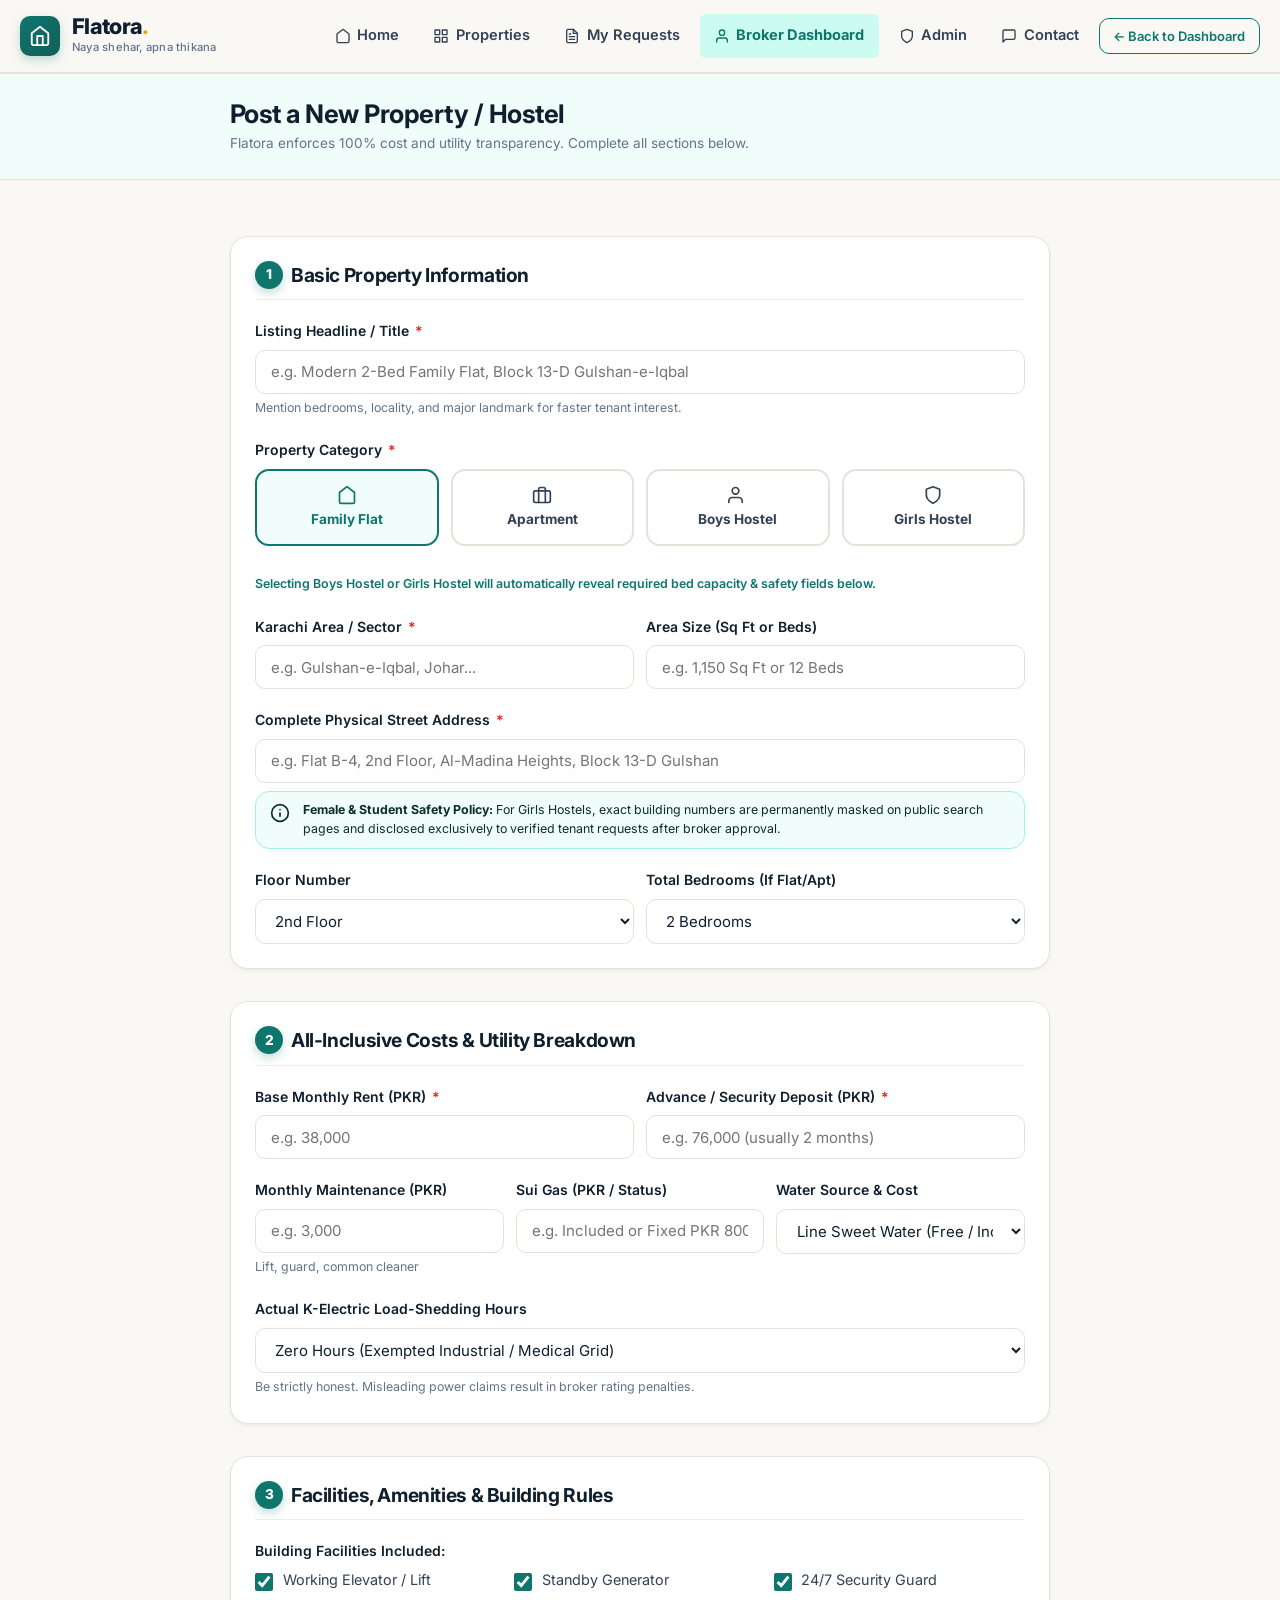
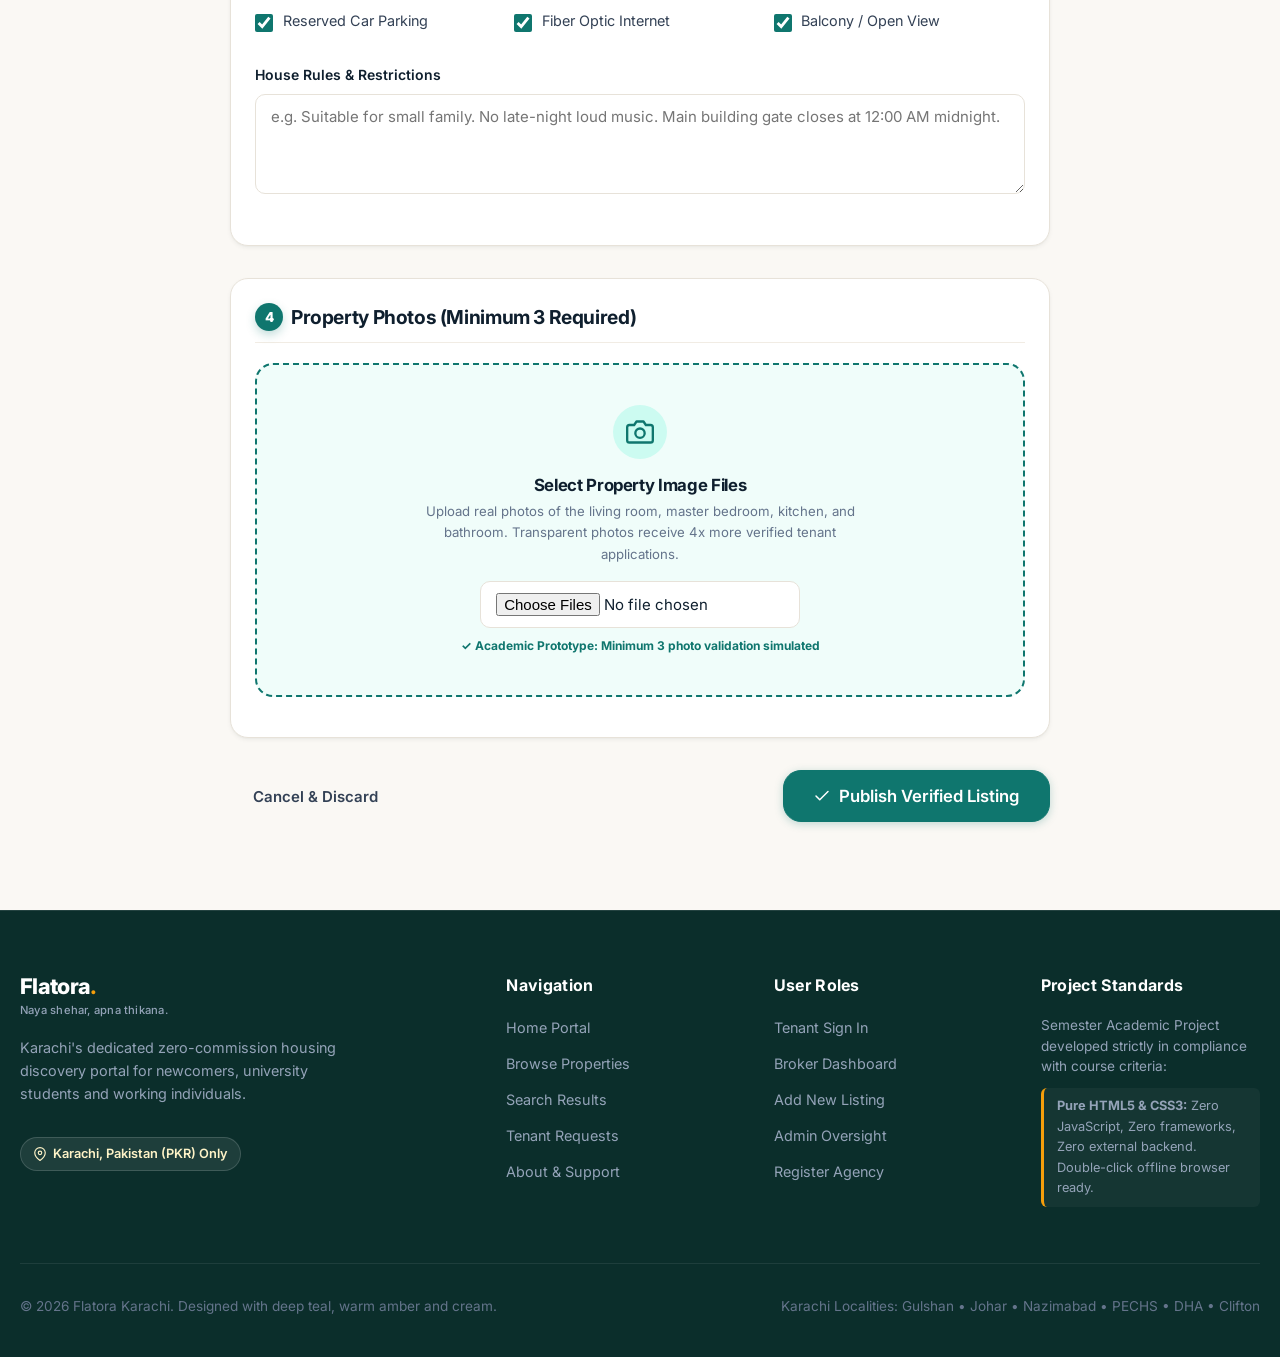
<file: add-property.html>
<!DOCTYPE html>
<html lang="en">
<head>
  <meta charset="UTF-8">
  <meta name="viewport" content="width=device-width, initial-scale=1.0">
  <meta name="description" content="List a new flat, apartment or hostel in Karachi on Flatora. Complete cost transparency and verified tenant requests.">
  <title>Add / Edit Property - Flatora Broker Portal</title>
  
  <link rel="preconnect" href="https://fonts.googleapis.com">
  <link rel="preconnect" href="https://fonts.gstatic.com" crossorigin>
  <link href="https://fonts.googleapis.com/css2?family=Inter:wght@400;500;600;700;800&display=swap" rel="stylesheet">
  
  <link rel="stylesheet" href="css/style.css">
</head>
<body>

  <!-- ========================================================================
       GLOBAL HEADER & NAVBAR
       ======================================================================== -->
  <header class="site-header">
    <div class="container-wide">
      <nav class="navbar" aria-label="Main Navigation">
        
        <a href="index.html" class="brand" aria-label="Flatora Homepage">
          <div class="brand-icon">
            <svg viewBox="0 0 24 24" fill="none" stroke="currentColor" stroke-width="2" stroke-linecap="round" stroke-linejoin="round" aria-hidden="true">
              <path d="M3 9l9-7 9 7v11a2 2 0 0 1-2 2H5a2 2 0 0 1-2-2z"></path>
              <polyline points="9 22 9 12 15 12 15 22"></polyline>
            </svg>
          </div>
          <div class="brand-text">
            <span class="brand-name">Flatora<span>.</span></span>
            <span class="brand-tagline">Naya shehar, apna thikana</span>
          </div>
        </a>

        <!-- Pure CSS Hamburger Checkbox Toggle -->
        <input type="checkbox" id="nav-toggle" class="nav-toggle-input" aria-label="Toggle navigation menu">
        <label for="nav-toggle" class="nav-toggle-label" title="Toggle navigation menu">
          <svg viewBox="0 0 24 24" width="24" height="24" fill="none" stroke="currentColor" stroke-width="2" stroke-linecap="round" stroke-linejoin="round" aria-hidden="true">
            <line x1="3" y1="12" x2="21" y2="12"></line>
            <line x1="3" y1="6" x2="21" y2="6"></line>
            <line x1="3" y1="18" x2="21" y2="18"></line>
          </svg>
        </label>

        <!-- Navbar Menu Links -->
        <div class="nav-menu">
          <a href="index.html" class="nav-link">
            <svg viewBox="0 0 24 24" width="16" height="16" fill="none" stroke="currentColor" stroke-width="2" stroke-linecap="round" stroke-linejoin="round" aria-hidden="true"><path d="M3 9l9-7 9 7v11a2 2 0 0 1-2 2H5a2 2 0 0 1-2-2z"></path></svg>
            Home
          </a>
          <a href="listings.html" class="nav-link">
            <svg viewBox="0 0 24 24" width="16" height="16" fill="none" stroke="currentColor" stroke-width="2" stroke-linecap="round" stroke-linejoin="round" aria-hidden="true">
              <rect x="3" y="3" width="7" height="7"></rect>
              <rect x="14" y="3" width="7" height="7"></rect>
              <rect x="14" y="14" width="7" height="7"></rect>
              <rect x="3" y="14" width="7" height="7"></rect>
            </svg>
            Properties
          </a>
          <a href="my-requests.html" class="nav-link">
            <svg viewBox="0 0 24 24" width="16" height="16" fill="none" stroke="currentColor" stroke-width="2" stroke-linecap="round" stroke-linejoin="round" aria-hidden="true"><path d="M14 2H6a2 2 0 0 0-2 2v16a2 2 0 0 0 2 2h12a2 2 0 0 0 2-2V8z"></path><polyline points="14 2 14 8 20 8"></polyline><line x1="16" y1="13" x2="8" y2="13"></line><line x1="16" y1="17" x2="8" y2="17"></line><polyline points="10 9 9 9 8 9"></polyline></svg>
            My Requests
          </a>
          <a href="broker-dashboard.html" class="nav-link active" aria-current="page">
            <svg viewBox="0 0 24 24" width="16" height="16" fill="none" stroke="currentColor" stroke-width="2" stroke-linecap="round" stroke-linejoin="round" aria-hidden="true"><path d="M20 21v-2a4 4 0 0 0-4-4H8a4 4 0 0 0-4 4v2"></path><circle cx="12" cy="7" r="4"></circle></svg>
            Broker Dashboard
          </a>
          <a href="admin-dashboard.html" class="nav-link">
            <svg viewBox="0 0 24 24" width="16" height="16" fill="none" stroke="currentColor" stroke-width="2" stroke-linecap="round" stroke-linejoin="round" aria-hidden="true"><path d="M12 22s8-4 8-10V5l-8-3-8 3v7c0 6 8 10 8 10z"></path></svg>
            Admin
          </a>
          <a href="contact.html" class="nav-link">
            <svg viewBox="0 0 24 24" width="16" height="16" fill="none" stroke="currentColor" stroke-width="2" stroke-linecap="round" stroke-linejoin="round" aria-hidden="true"><path d="M21 15a2 2 0 0 1-2 2H7l-4 4V5a2 2 0 0 1 2-2h14a2 2 0 0 1 2 2z"></path></svg>
            Contact
          </a>

          <div class="nav-actions">
            <a href="broker-dashboard.html" class="btn btn-outline btn-sm">
              &larr; Back to Dashboard
            </a>
          </div>
        </div>

      </nav>
    </div>
  </header>

  <!-- ========================================================================
       MAIN CONTENT: ADD / EDIT PROPERTY FORM
       ======================================================================== -->
  <main class="page-wrapper fade-in-up">
    
    <section class="section-tint" style="padding: 1.5rem 0;">
      <div class="container-narrow">
        <h1 style="font-size: 1.6rem; margin-bottom: 0.2rem;">Post a New Property / Hostel</h1>
        <p style="font-size: 0.85rem; color: var(--muted-text);">
          Flatora enforces 100% cost and utility transparency. Complete all sections below.
        </p>
      </div>
    </section>

    <div class="section">
      <div class="container-narrow">
        
        <!-- Form redirects to broker-dashboard.html on submit to demonstrate workflow -->
        <form action="broker-dashboard.html" method="get">
          
          <!-- ==============================================================
               SECTION 1: BASIC LISTING INFORMATION & CATEGORY
               ============================================================== -->
          <div class="card" style="margin-bottom: 2rem;">
            <h2 style="font-size: 1.2rem; margin-bottom: 1.25rem; display: flex; align-items: center; gap: 0.5rem; border-bottom: 1px solid var(--border-light); padding-bottom: 0.65rem;">
              <span class="step-num-badge" style="width: 28px; height: 28px; font-size: 0.85rem; margin-bottom: 0;">1</span>
              Basic Property Information
            </h2>

            <div class="form-group">
              <label for="prop-title" class="form-label">Listing Headline / Title <span class="required">*</span></label>
              <input type="text" id="prop-title" name="title" class="form-control" placeholder="e.g. Modern 2-Bed Family Flat, Block 13-D Gulshan-e-Iqbal" required>
              <span class="form-hint">Mention bedrooms, locality, and major landmark for faster tenant interest.</span>
            </div>

            <!-- PURE CSS CATEGORY RADIO GROUP (Controlling Hostel Conditional Reveal) -->
            <div class="form-group">
              <span class="form-label">Property Category <span class="required">*</span></span>
              
              <!-- Hidden Radios placed at sibling level for CSS :checked selector -->
              <input type="radio" name="property_type" id="type-flat" value="flat" class="tab-radio-input" checked>
              <input type="radio" name="property_type" id="type-apartment" value="apartment" class="tab-radio-input">
              <input type="radio" name="property_type" id="type-boys" value="boys-hostel" class="tab-radio-input">
              <input type="radio" name="property_type" id="type-girls" value="girls-hostel" class="tab-radio-input">

              <div class="type-radio-cards">
                <label for="type-flat" class="type-card-label">
                  <svg viewBox="0 0 24 24" width="20" height="20" fill="none" stroke="currentColor" stroke-width="2" stroke-linecap="round" stroke-linejoin="round" style="margin-bottom: 4px;" aria-hidden="true"><path d="M3 9l9-7 9 7v11a2 2 0 0 1-2 2H5a2 2 0 0 1-2-2z"></path></svg>
                  <span style="font-size: 0.85rem; font-weight: 700;">Family Flat</span>
                </label>
                
                <label for="type-apartment" class="type-card-label">
                  <svg viewBox="0 0 24 24" width="20" height="20" fill="none" stroke="currentColor" stroke-width="2" stroke-linecap="round" stroke-linejoin="round" style="margin-bottom: 4px;" aria-hidden="true"><rect x="2" y="7" width="20" height="14" rx="2" ry="2"></rect><path d="M16 21V5a2 2 0 0 0-2-2h-4a2 2 0 0 0-2 2v16"></path></svg>
                  <span style="font-size: 0.85rem; font-weight: 700;">Apartment</span>
                </label>

                <label for="type-boys" class="type-card-label">
                  <svg viewBox="0 0 24 24" width="20" height="20" fill="none" stroke="currentColor" stroke-width="2" stroke-linecap="round" stroke-linejoin="round" style="margin-bottom: 4px;" aria-hidden="true"><path d="M17 21v-2a4 4 0 0 0-4-4H5a4 4 0 0 0-4 4v2"></path><circle cx="9" cy="7" r="4"></circle></svg>
                  <span style="font-size: 0.85rem; font-weight: 700;">Boys Hostel</span>
                </label>

                <label for="type-girls" class="type-card-label">
                  <svg viewBox="0 0 24 24" width="20" height="20" fill="none" stroke="currentColor" stroke-width="2" stroke-linecap="round" stroke-linejoin="round" style="margin-bottom: 4px;" aria-hidden="true"><path d="M12 22s8-4 8-10V5l-8-3-8 3v7c0 6 8 10 8 10z"></path></svg>
                  <span style="font-size: 0.85rem; font-weight: 700;">Girls Hostel</span>
                </label>
              </div>
              <span class="form-hint" style="color: var(--primary-teal); font-weight: 600;">
                Selecting Boys Hostel or Girls Hostel will automatically reveal required bed capacity & safety fields below.
              </span>
            </div>

            <!-- Area Datalist Input -->
            <div class="grid grid-cols-2 gap-3" style="margin-bottom: 1.25rem;">
              <div>
                <label for="prop-area" class="form-label">Karachi Area / Sector <span class="required">*</span></label>
                <input type="text" id="prop-area" name="area" class="form-control" list="karachi-areas" placeholder="e.g. Gulshan-e-Iqbal, Johar..." required>
                <datalist id="karachi-areas">
                  <option value="Gulshan-e-Iqbal">
                  <option value="Gulistan-e-Johar">
                  <option value="North Nazimabad">
                  <option value="Nazimabad">
                  <option value="Clifton">
                  <option value="DHA">
                  <option value="Saddar">
                  <option value="PECHS">
                  <option value="Bahadurabad">
                  <option value="FB Area">
                  <option value="Korangi">
                  <option value="Malir">
                </datalist>
              </div>

              <div>
                <label for="prop-size" class="form-label">Area Size (Sq Ft or Beds)</label>
                <input type="text" id="prop-size" name="size" class="form-control" placeholder="e.g. 1,150 Sq Ft or 12 Beds">
              </div>
            </div>

            <!-- Plain Text Address -->
            <div class="form-group">
              <label for="prop-address" class="form-label">Complete Physical Street Address <span class="required">*</span></label>
              <input type="text" id="prop-address" name="address" class="form-control" placeholder="e.g. Flat B-4, 2nd Floor, Al-Madina Heights, Block 13-D Gulshan" required>
              <div class="alert alert-info" style="margin-top: 0.5rem; margin-bottom: 0; padding: 0.6rem 0.85rem; font-size: 0.775rem;">
                <svg viewBox="0 0 24 24" width="16" height="16" fill="none" stroke="currentColor" stroke-width="2" stroke-linecap="round" stroke-linejoin="round" aria-hidden="true"><circle cx="12" cy="12" r="10"></circle><line x1="12" y1="16" x2="12" y2="12"></line><line x1="12" y1="8" x2="12.01" y2="8"></line></svg>
                <span><strong>Female & Student Safety Policy:</strong> For Girls Hostels, exact building numbers are permanently masked on public search pages and disclosed exclusively to verified tenant requests after broker approval.</span>
              </div>
            </div>

            <div class="grid grid-cols-2 gap-3">
              <div>
                <label for="prop-floor" class="form-label">Floor Number</label>
                <select id="prop-floor" name="floor" class="form-select">
                  <option value="ground">Ground Floor</option>
                  <option value="1">1st Floor</option>
                  <option value="2" selected>2nd Floor</option>
                  <option value="3">3rd Floor</option>
                  <option value="4">4th Floor or Above</option>
                </select>
              </div>
              <div>
                <label for="prop-bedrooms" class="form-label">Total Bedrooms (If Flat/Apt)</label>
                <select id="prop-bedrooms" name="bedrooms" class="form-select">
                  <option value="1">1 Bedroom / Studio</option>
                  <option value="2" selected>2 Bedrooms</option>
                  <option value="3">3 Bedrooms</option>
                  <option value="4">4+ Bedrooms</option>
                </select>
              </div>
            </div>

            <!-- ==============================================================
                 PURE CSS CONDITIONAL HOSTEL FIELDS (REVEALED VIA :CHECKED)
                 ============================================================== -->
            <div class="hostel-only-fields">
              <div style="display: flex; align-items: center; gap: 0.5rem; color: #92400E; font-weight: 700; margin-bottom: 1rem;">
                <svg viewBox="0 0 24 24" width="20" height="20" fill="none" stroke="currentColor" stroke-width="2" stroke-linecap="round" stroke-linejoin="round" aria-hidden="true"><path d="M12 22s8-4 8-10V5l-8-3-8 3v7c0 6 8 10 8 10z"></path></svg>
                <span>Hostel Capacity & Safety Configuration (Mandatory for Hostels)</span>
              </div>

              <div class="grid grid-cols-3 gap-3" style="margin-bottom: 1rem;">
                <div>
                  <label for="hostel-rent-bed" class="form-label">Monthly Rent per Bed (PKR) <span class="required">*</span></label>
                  <input type="number" id="hostel-rent-bed" name="rent_per_bed" class="form-control" placeholder="e.g. 15,000" min="5000">
                </div>
                <div>
                  <label for="hostel-total-beds" class="form-label">Total Beds in Property <span class="required">*</span></label>
                  <input type="number" id="hostel-total-beds" name="total_beds" class="form-control" placeholder="e.g. 24" min="1">
                </div>
                <div>
                  <label for="hostel-vacant-beds" class="form-label">Currently Vacant Beds <span class="required">*</span></label>
                  <input type="number" id="hostel-vacant-beds" name="vacant_beds" class="form-control" placeholder="e.g. 4" min="0">
                  <span class="form-hint">Setting 0 shows a "Full" badge.</span>
                </div>
              </div>

              <div class="grid grid-cols-2 gap-3" style="margin-bottom: 1rem;">
                <div>
                  <label for="hostel-room-type" class="form-label">Room Type Configuration</label>
                  <select id="hostel-room-type" name="room_type" class="form-select">
                    <option value="single">Single Private Cubicle</option>
                    <option value="2-share" selected>2-Sharing Room</option>
                    <option value="3-share">3-Sharing Room</option>
                    <option value="4-dorm">4-Sharing Dormitory Hall</option>
                  </select>
                </div>
                <div>
                  <label for="hostel-meals" class="form-label">Meal & Mess Inclusions</label>
                  <select id="hostel-meals" name="meals" class="form-select">
                    <option value="3-meals" selected>3 Times Daily Meals (Breakfast, Lunch, Dinner)</option>
                    <option value="2-meals">2 Times Daily (Breakfast + Dinner)</option>
                    <option value="none">No Food (Shared Kitchen Facility)</option>
                  </select>
                </div>
              </div>

              <!-- Hostel Security Checklist -->
              <div>
                <span class="form-label">Supervision & Security Measures</span>
                <div class="grid grid-cols-2 gap-2">
                  <label class="form-check">
                    <input type="checkbox" name="cctv" class="form-check-input" checked>
                    <span class="form-check-label">24/7 CCTV in Corridors & Entry</span>
                  </label>
                  <label class="form-check">
                    <input type="checkbox" name="guard" class="form-check-input" checked>
                    <span class="form-check-label">Dedicated Uniformed Guard</span>
                  </label>
                  <label class="form-check">
                    <input type="checkbox" name="warden" class="form-check-input" checked>
                    <span class="form-check-label">Resident Female/Male Warden on Premises</span>
                  </label>
                  <label class="form-check">
                    <input type="checkbox" name="curfew" class="form-check-input" checked>
                    <span class="form-check-label">Night Gate Curfew (10:00 PM)</span>
                  </label>
                </div>
              </div>
            </div>

          </div>

          <!-- ==============================================================
               SECTION 2: COSTS & EXPENSES TRANSPARENCY
               ============================================================== -->
          <div class="card" style="margin-bottom: 2rem;">
            <h2 style="font-size: 1.2rem; margin-bottom: 1.25rem; display: flex; align-items: center; gap: 0.5rem; border-bottom: 1px solid var(--border-light); padding-bottom: 0.65rem;">
              <span class="step-num-badge" style="width: 28px; height: 28px; font-size: 0.85rem; margin-bottom: 0;">2</span>
              All-Inclusive Costs & Utility Breakdown
            </h2>

            <div class="grid grid-cols-2 gap-3" style="margin-bottom: 1.25rem;">
              <div>
                <label for="prop-rent" class="form-label">Base Monthly Rent (PKR) <span class="required">*</span></label>
                <input type="number" id="prop-rent" name="rent" class="form-control" placeholder="e.g. 38,000" min="2000" required>
              </div>
              <div>
                <label for="prop-advance" class="form-label">Advance / Security Deposit (PKR) <span class="required">*</span></label>
                <input type="number" id="prop-advance" name="advance" class="form-control" placeholder="e.g. 76,000 (usually 2 months)" min="0" required>
              </div>
            </div>

            <div class="grid grid-cols-3 gap-3" style="margin-bottom: 1.25rem;">
              <div>
                <label for="prop-maintenance" class="form-label">Monthly Maintenance (PKR)</label>
                <input type="number" id="prop-maintenance" name="maintenance" class="form-control" placeholder="e.g. 3,000" min="0">
                <span class="form-hint">Lift, guard, common cleaner</span>
              </div>
              <div>
                <label for="prop-gas" class="form-label">Sui Gas (PKR / Status)</label>
                <input type="text" id="prop-gas" name="gas_cost" class="form-control" placeholder="e.g. Included or Fixed PKR 800">
              </div>
              <div>
                <label for="prop-water-status" class="form-label">Water Source & Cost</label>
                <select id="prop-water-status" name="water_status" class="form-select">
                  <option value="line-sweet">Line Sweet Water (Free / Included)</option>
                  <option value="boring">Boring Pump on Premises</option>
                  <option value="tanker">Private Tanker Sharing (Avg PKR 2k)</option>
                </select>
              </div>
            </div>

            <div>
              <label for="prop-loadshedding" class="form-label">Actual K-Electric Load-Shedding Hours</label>
              <select id="prop-loadshedding" name="loadshedding" class="form-select">
                <option value="0">Zero Hours (Exempted Industrial / Medical Grid)</option>
                <option value="generator">Standby Generator Provided by Building</option>
                <option value="1-2">1 to 2 Hours Daily (Morning / Afternoon)</option>
                <option value="3-4">3 to 4 Hours Daily</option>
              </select>
              <span class="form-hint">Be strictly honest. Misleading power claims result in broker rating penalties.</span>
            </div>

          </div>

          <!-- ==============================================================
               SECTION 3: FACILITIES & TENANT RULES
               ============================================================== -->
          <div class="card" style="margin-bottom: 2rem;">
            <h2 style="font-size: 1.2rem; margin-bottom: 1.25rem; display: flex; align-items: center; gap: 0.5rem; border-bottom: 1px solid var(--border-light); padding-bottom: 0.65rem;">
              <span class="step-num-badge" style="width: 28px; height: 28px; font-size: 0.85rem; margin-bottom: 0;">3</span>
              Facilities, Amenities & Building Rules
            </h2>

            <div style="margin-bottom: 1.25rem;">
              <span class="form-label">Building Facilities Included:</span>
              <div class="grid grid-cols-3 gap-2">
                <label class="form-check">
                  <input type="checkbox" name="lift" class="form-check-input" checked>
                  <span class="form-check-label">Working Elevator / Lift</span>
                </label>
                <label class="form-check">
                  <input type="checkbox" name="generator" class="form-check-input" checked>
                  <span class="form-check-label">Standby Generator</span>
                </label>
                <label class="form-check">
                  <input type="checkbox" name="guard" class="form-check-input" checked>
                  <span class="form-check-label">24/7 Security Guard</span>
                </label>
                <label class="form-check">
                  <input type="checkbox" name="parking" class="form-check-input" checked>
                  <span class="form-check-label">Reserved Car Parking</span>
                </label>
                <label class="form-check">
                  <input type="checkbox" name="internet" class="form-check-input" checked>
                  <span class="form-check-label">Fiber Optic Internet</span>
                </label>
                <label class="form-check">
                  <input type="checkbox" name="balcony" class="form-check-input" checked>
                  <span class="form-check-label">Balcony / Open View</span>
                </label>
              </div>
            </div>

            <div class="form-group">
              <label for="prop-rules" class="form-label">House Rules & Restrictions</label>
              <textarea id="prop-rules" name="rules" class="form-control" placeholder="e.g. Suitable for small family. No late-night loud music. Main building gate closes at 12:00 AM midnight."></textarea>
            </div>

          </div>

          <!-- ==============================================================
               SECTION 4: PHOTO UPLOAD UI (MINIMUM 3 PHOTOS REQUIRED)
               ============================================================== -->
          <div class="card" style="margin-bottom: 2rem;">
            <h2 style="font-size: 1.2rem; margin-bottom: 1.25rem; display: flex; align-items: center; gap: 0.5rem; border-bottom: 1px solid var(--border-light); padding-bottom: 0.65rem;">
              <span class="step-num-badge" style="width: 28px; height: 28px; font-size: 0.85rem; margin-bottom: 0;">4</span>
              Property Photos (Minimum 3 Required)
            </h2>

            <div style="border: 2px dashed var(--primary-teal); border-radius: var(--radius-lg); background-color: var(--teal-tint); padding: 2.5rem 1.5rem; text-align: center; margin-bottom: 1rem;">
              <div style="width: 54px; height: 54px; border-radius: var(--radius-pill); background: var(--teal-soft); color: var(--primary-teal); display: flex; align-items: center; justify-content: center; margin: 0 auto 1rem auto;">
                <svg viewBox="0 0 24 24" width="28" height="28" fill="none" stroke="currentColor" stroke-width="2" stroke-linecap="round" stroke-linejoin="round" aria-hidden="true">
                  <path d="M23 19a2 2 0 0 1-2 2H3a2 2 0 0 1-2-2V8a2 2 0 0 1 2-2h4l2-3h6l2 3h4a2 2 0 0 1 2 2z"></path>
                  <circle cx="12" cy="13" r="4"></circle>
                </svg>
              </div>
              <h3 style="font-size: 1.05rem; margin-bottom: 0.35rem;">Select Property Image Files</h3>
              <p style="font-size: 0.825rem; color: var(--muted-text); max-width: 440px; margin: 0 auto 1rem auto;">
                Upload real photos of the living room, master bedroom, kitchen, and bathroom. Transparent photos receive 4x more verified tenant applications.
              </p>
              
              <!-- Real HTML5 file input with multiple -->
              <input type="file" id="prop-photos" name="photos" class="form-control" style="max-width: 320px; margin: 0 auto;" accept="image/*" multiple required>
              <div style="font-size: 0.75rem; color: var(--primary-teal); font-weight: 700; margin-top: 0.5rem;">
                &check; Academic Prototype: Minimum 3 photo validation simulated
              </div>
            </div>

          </div>

          <!-- SUBMIT ACTION -->
          <div style="display: flex; align-items: center; justify-content: space-between; flex-wrap: wrap; gap: 1rem; margin-bottom: 2rem;">
            <a href="broker-dashboard.html" class="btn btn-ghost">Cancel & Discard</a>
            <button type="submit" class="btn btn-primary btn-lg" style="min-width: 240px;">
              <svg viewBox="0 0 24 24" width="20" height="20" fill="none" stroke="currentColor" stroke-width="2" stroke-linecap="round" stroke-linejoin="round" aria-hidden="true"><polyline points="20 6 9 17 4 12"></polyline></svg>
              Publish Verified Listing
            </button>
          </div>

        </form>

      </div>
    </div>
  </main>

  <!-- ========================================================================
       GLOBAL SITE FOOTER
       ======================================================================== -->
  <footer class="site-footer">
    <div class="container-wide">
      
      <div class="footer-top">
        <div class="footer-brand">
          <div class="brand-text">
            <span class="brand-name">Flatora<span>.</span></span>
            <span class="brand-tagline">Naya shehar, apna thikana.</span>
          </div>
          <p class="footer-desc">
            Karachi's dedicated zero-commission housing discovery portal for newcomers, university students and working individuals.
          </p>
          <div class="footer-city-pill">
            <svg viewBox="0 0 24 24" width="14" height="14" fill="none" stroke="currentColor" stroke-width="2" stroke-linecap="round" stroke-linejoin="round" aria-hidden="true"><path d="M21 10c0 7-9 13-9 13s-9-6-9-13a9 9 0 0 1 18 0z"></path><circle cx="12" cy="10" r="3"></circle></svg>
            Karachi, Pakistan (PKR) Only
          </div>
        </div>

        <div>
          <h4 class="footer-col-title">Navigation</h4>
          <ul class="footer-links">
            <li><a href="index.html" class="footer-link">Home Portal</a></li>
            <li><a href="listings.html" class="footer-link">Browse Properties</a></li>
            <li><a href="search-results.html" class="footer-link">Search Results</a></li>
            <li><a href="my-requests.html" class="footer-link">Tenant Requests</a></li>
            <li><a href="contact.html" class="footer-link">About & Support</a></li>
          </ul>
        </div>

        <div>
          <h4 class="footer-col-title">User Roles</h4>
          <ul class="footer-links">
            <li><a href="login.html" class="footer-link">Tenant Sign In</a></li>
            <li><a href="broker-dashboard.html" class="footer-link">Broker Dashboard</a></li>
            <li><a href="add-property.html" class="footer-link">Add New Listing</a></li>
            <li><a href="admin-dashboard.html" class="footer-link">Admin Oversight</a></li>
            <li><a href="login.html" class="footer-link">Register Agency</a></li>
          </ul>
        </div>

        <div>
          <h4 class="footer-col-title">Project Standards</h4>
          <p style="font-size: 0.85rem; color: #94A3B8; line-height: 1.5; margin-bottom: 0.75rem;">
            Semester Academic Project developed strictly in compliance with course criteria:
          </p>
          <div class="footer-disclaimer">
            <strong>Pure HTML5 & CSS3:</strong> Zero JavaScript, Zero frameworks, Zero external backend. Double-click offline browser ready.
          </div>
        </div>
      </div>

      <div class="footer-bottom">
        <div>
          &copy; 2026 Flatora Karachi. Designed with deep teal, warm amber and cream.
        </div>
        <div>
          <span>Karachi Localities: Gulshan &bull; Johar &bull; Nazimabad &bull; PECHS &bull; DHA &bull; Clifton</span>
        </div>
      </div>

    </div>
  </footer>

</body>
</html>
</file>
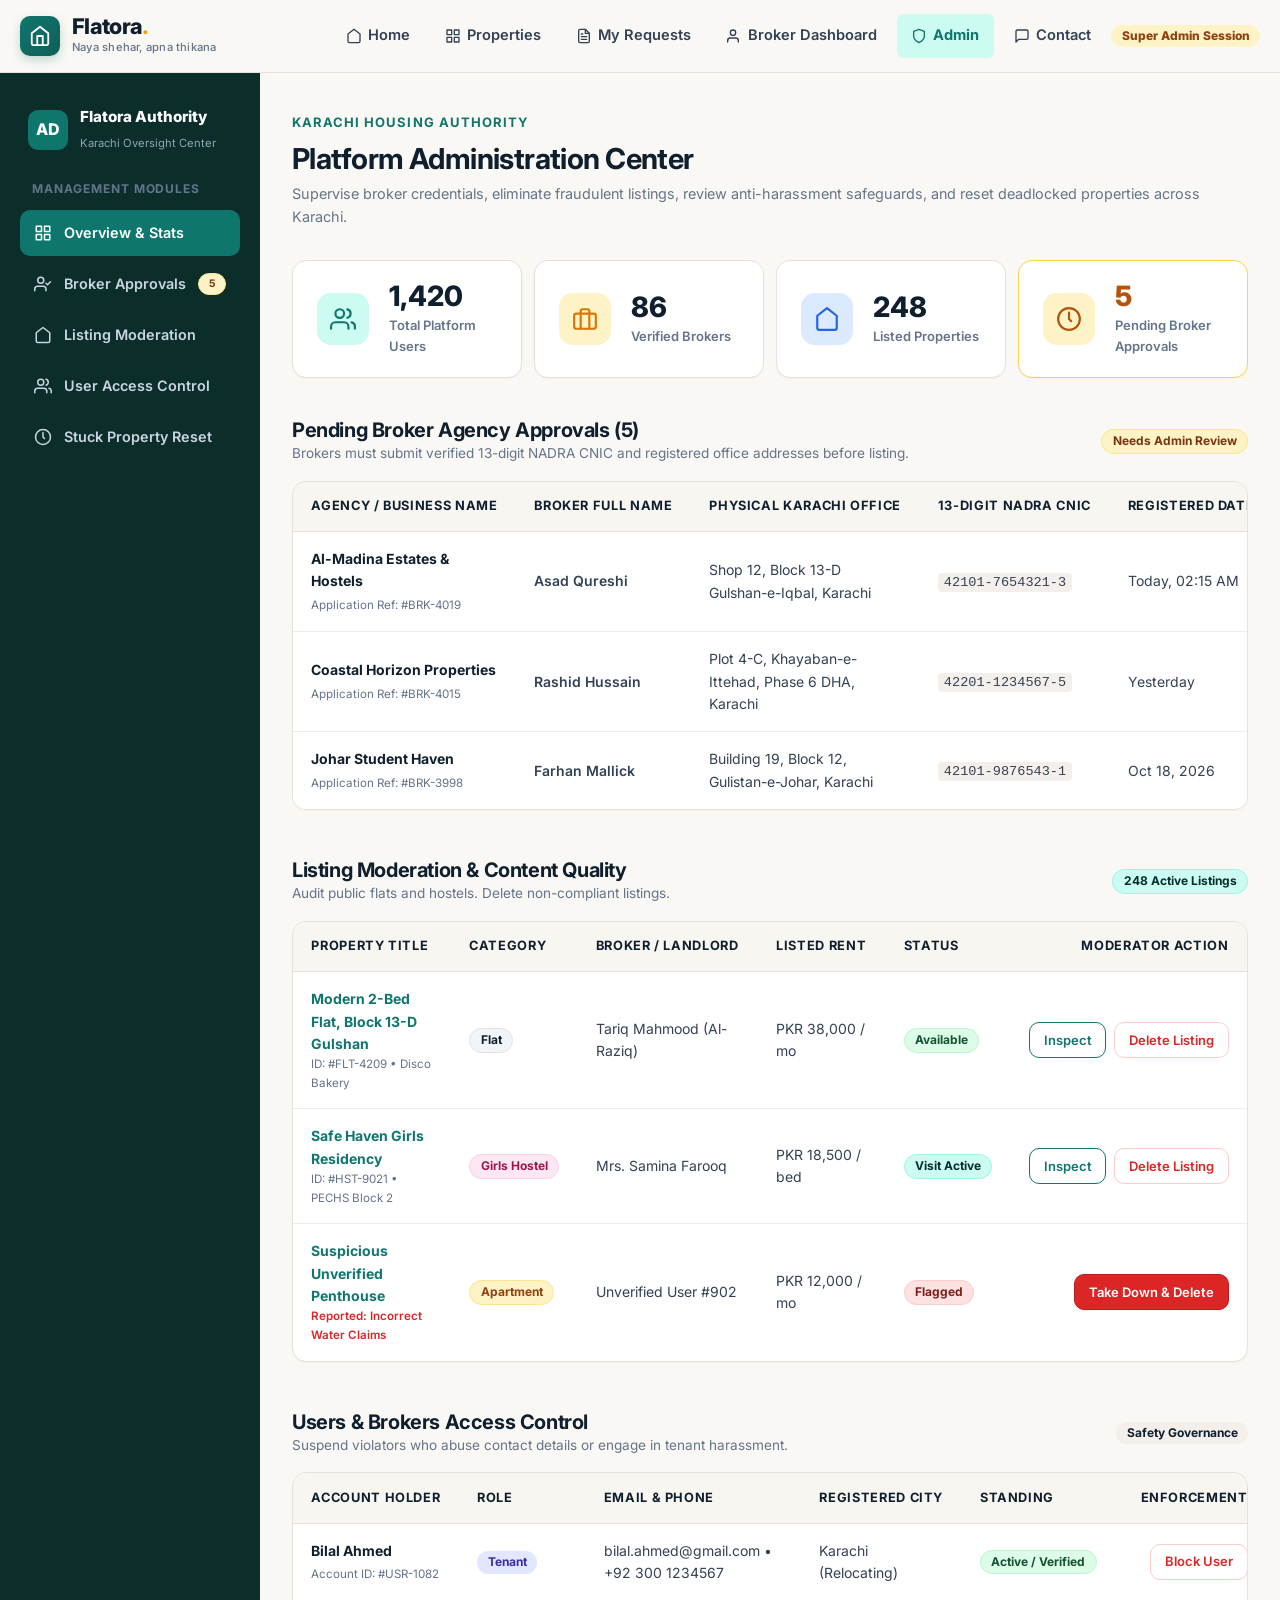
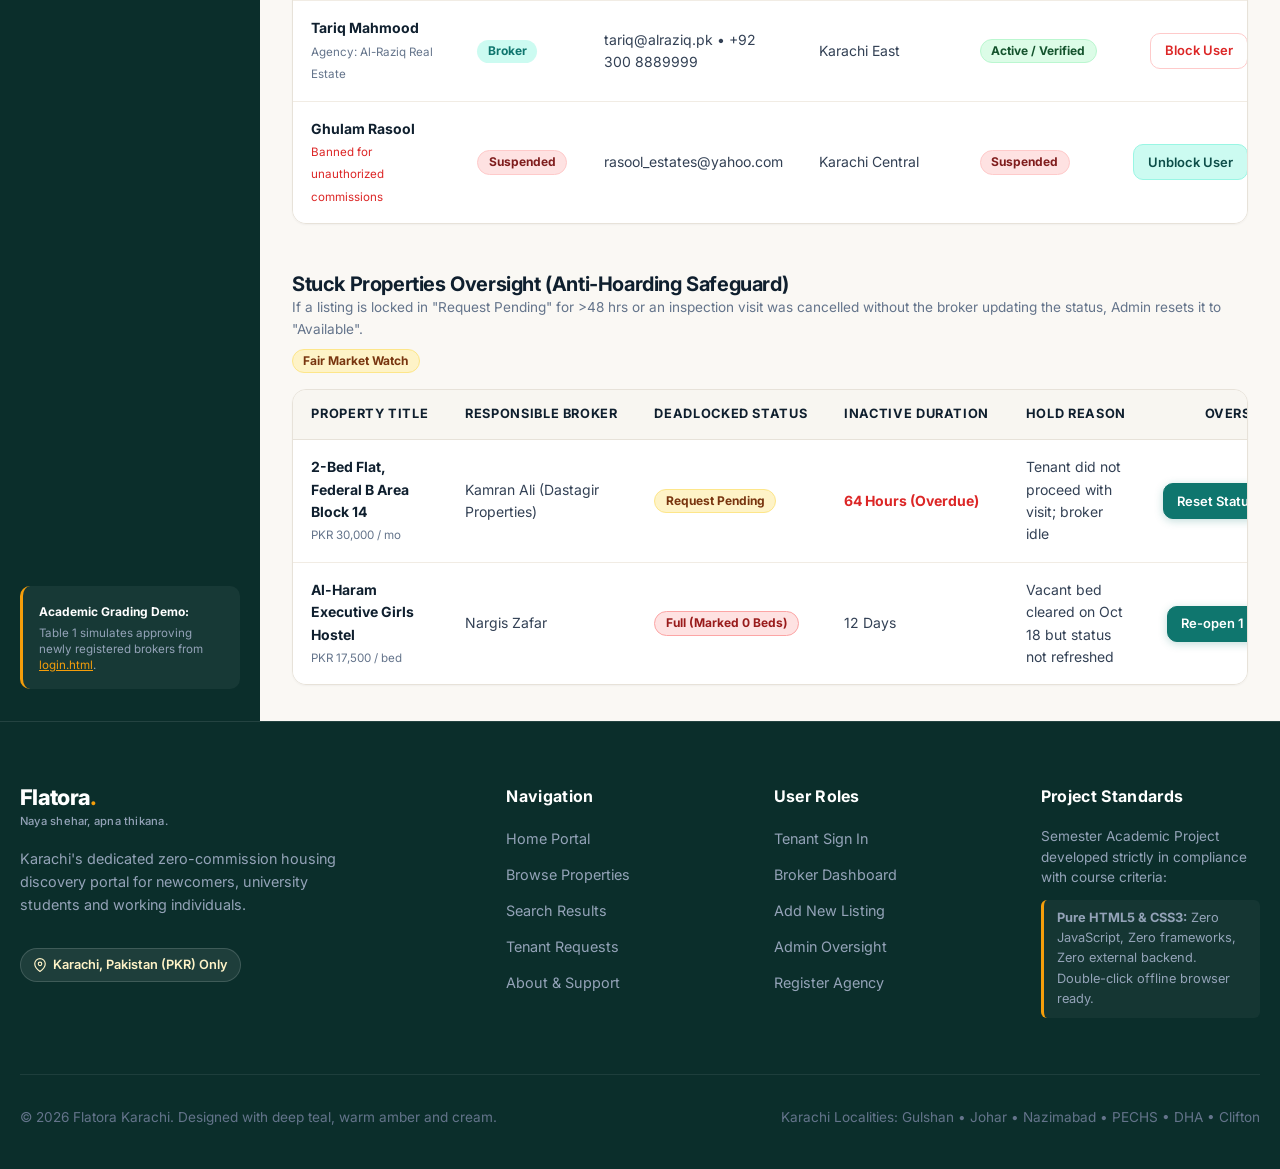
<file: admin-dashboard.html>
<!DOCTYPE html>
<html lang="en">
<head>
  <meta charset="UTF-8">
  <meta name="viewport" content="width=device-width, initial-scale=1.0">
  <meta name="description" content="Central administration and quality oversight dashboard for Flatora Karachi rental portal. Control broker verifications and listing integrity.">
  <title>Admin Dashboard - Flatora Karachi</title>
  
  <link rel="preconnect" href="https://fonts.googleapis.com">
  <link rel="preconnect" href="https://fonts.gstatic.com" crossorigin>
  <link href="https://fonts.googleapis.com/css2?family=Inter:wght@400;500;600;700;800&display=swap" rel="stylesheet">
  
  <link rel="stylesheet" href="css/style.css">
</head>
<body>

  <!-- ========================================================================
       GLOBAL HEADER & NAVBAR
       ======================================================================== -->
  <header class="site-header">
    <div class="container-wide">
      <nav class="navbar" aria-label="Main Navigation">
        
        <a href="index.html" class="brand" aria-label="Flatora Homepage">
          <div class="brand-icon">
            <svg viewBox="0 0 24 24" fill="none" stroke="currentColor" stroke-width="2" stroke-linecap="round" stroke-linejoin="round" aria-hidden="true">
              <path d="M3 9l9-7 9 7v11a2 2 0 0 1-2 2H5a2 2 0 0 1-2-2z"></path>
              <polyline points="9 22 9 12 15 12 15 22"></polyline>
            </svg>
          </div>
          <div class="brand-text">
            <span class="brand-name">Flatora<span>.</span></span>
            <span class="brand-tagline">Naya shehar, apna thikana</span>
          </div>
        </a>

        <!-- Pure CSS Hamburger Checkbox Toggle -->
        <input type="checkbox" id="nav-toggle" class="nav-toggle-input" aria-label="Toggle navigation menu">
        <label for="nav-toggle" class="nav-toggle-label" title="Toggle navigation menu">
          <svg viewBox="0 0 24 24" width="24" height="24" fill="none" stroke="currentColor" stroke-width="2" stroke-linecap="round" stroke-linejoin="round" aria-hidden="true">
            <line x1="3" y1="12" x2="21" y2="12"></line>
            <line x1="3" y1="6" x2="21" y2="6"></line>
            <line x1="3" y1="18" x2="21" y2="18"></line>
          </svg>
        </label>

        <!-- Navbar Menu Links -->
        <div class="nav-menu">
          <a href="index.html" class="nav-link">
            <svg viewBox="0 0 24 24" width="16" height="16" fill="none" stroke="currentColor" stroke-width="2" stroke-linecap="round" stroke-linejoin="round" aria-hidden="true"><path d="M3 9l9-7 9 7v11a2 2 0 0 1-2 2H5a2 2 0 0 1-2-2z"></path></svg>
            Home
          </a>
          <a href="listings.html" class="nav-link">
            <svg viewBox="0 0 24 24" width="16" height="16" fill="none" stroke="currentColor" stroke-width="2" stroke-linecap="round" stroke-linejoin="round" aria-hidden="true">
              <rect x="3" y="3" width="7" height="7"></rect>
              <rect x="14" y="3" width="7" height="7"></rect>
              <rect x="14" y="14" width="7" height="7"></rect>
              <rect x="3" y="14" width="7" height="7"></rect>
            </svg>
            Properties
          </a>
          <a href="my-requests.html" class="nav-link">
            <svg viewBox="0 0 24 24" width="16" height="16" fill="none" stroke="currentColor" stroke-width="2" stroke-linecap="round" stroke-linejoin="round" aria-hidden="true"><path d="M14 2H6a2 2 0 0 0-2 2v16a2 2 0 0 0 2 2h12a2 2 0 0 0 2-2V8z"></path><polyline points="14 2 14 8 20 8"></polyline><line x1="16" y1="13" x2="8" y2="13"></line><line x1="16" y1="17" x2="8" y2="17"></line><polyline points="10 9 9 9 8 9"></polyline></svg>
            My Requests
          </a>
          <a href="broker-dashboard.html" class="nav-link">
            <svg viewBox="0 0 24 24" width="16" height="16" fill="none" stroke="currentColor" stroke-width="2" stroke-linecap="round" stroke-linejoin="round" aria-hidden="true"><path d="M20 21v-2a4 4 0 0 0-4-4H8a4 4 0 0 0-4 4v2"></path><circle cx="12" cy="7" r="4"></circle></svg>
            Broker Dashboard
          </a>
          <a href="admin-dashboard.html" class="nav-link active" aria-current="page">
            <svg viewBox="0 0 24 24" width="16" height="16" fill="none" stroke="currentColor" stroke-width="2" stroke-linecap="round" stroke-linejoin="round" aria-hidden="true"><path d="M12 22s8-4 8-10V5l-8-3-8 3v7c0 6 8 10 8 10z"></path></svg>
            Admin
          </a>
          <a href="contact.html" class="nav-link">
            <svg viewBox="0 0 24 24" width="16" height="16" fill="none" stroke="currentColor" stroke-width="2" stroke-linecap="round" stroke-linejoin="round" aria-hidden="true"><path d="M21 15a2 2 0 0 1-2 2H7l-4 4V5a2 2 0 0 1 2-2h14a2 2 0 0 1 2 2z"></path></svg>
            Contact
          </a>

          <div class="nav-actions">
            <span class="badge" style="background: #FEF3C7; color: #92400E; font-weight: 800; font-size: 0.75rem;">
              Super Admin Session
            </span>
          </div>
        </div>

      </nav>
    </div>
  </header>

  <!-- ========================================================================
       ADMIN WORKSPACE LAYOUT: DEEP TEAL SIDEBAR + CONTENT AREA
       ======================================================================== -->
  <div class="dashboard-layout fade-in-up">
    
    <!-- LEFT DEEP TEAL SIDEBAR -->
    <aside class="admin-sidebar">
      
      <div>
        <div style="display: flex; align-items: center; gap: 0.75rem; margin-bottom: 1.5rem; padding-left: 0.5rem;">
          <div style="width: 40px; height: 40px; border-radius: var(--radius-sm); background: var(--primary-teal); color: #FFFFFF; display: flex; align-items: center; justify-content: center; font-weight: 800;">
            AD
          </div>
          <div>
            <div style="font-weight: 800; font-size: 0.95rem; color: #FFFFFF;">Flatora Authority</div>
            <span style="font-size: 0.7rem; color: #94A3B8;">Karachi Oversight Center</span>
          </div>
        </div>

        <div class="sidebar-title">Management Modules</div>
        <nav class="sidebar-nav">
          <a href="#overview" class="sidebar-link active">
            <svg viewBox="0 0 24 24" fill="none" stroke="currentColor" stroke-width="2" stroke-linecap="round" stroke-linejoin="round" aria-hidden="true"><rect x="3" y="3" width="7" height="7"></rect><rect x="14" y="3" width="7" height="7"></rect><rect x="14" y="14" width="7" height="7"></rect><rect x="3" y="14" width="7" height="7"></rect></svg>
            Overview & Stats
          </a>
          <a href="#pending-brokers" class="sidebar-link">
            <svg viewBox="0 0 24 24" fill="none" stroke="currentColor" stroke-width="2" stroke-linecap="round" stroke-linejoin="round" aria-hidden="true"><path d="M16 21v-2a4 4 0 0 0-4-4H5a4 4 0 0 0-4 4v2"></path><circle cx="9" cy="7" r="4"></circle><polyline points="16 11 18 13 22 9"></polyline></svg>
            Broker Approvals
            <span class="badge badge-pending" style="margin-left: auto; font-size: 0.65rem;">5</span>
          </a>
          <a href="#listings-control" class="sidebar-link">
            <svg viewBox="0 0 24 24" fill="none" stroke="currentColor" stroke-width="2" stroke-linecap="round" stroke-linejoin="round" aria-hidden="true"><path d="M3 9l9-7 9 7v11a2 2 0 0 1-2 2H5a2 2 0 0 1-2-2z"></path></svg>
            Listing Moderation
          </a>
          <a href="#users-access" class="sidebar-link">
            <svg viewBox="0 0 24 24" fill="none" stroke="currentColor" stroke-width="2" stroke-linecap="round" stroke-linejoin="round" aria-hidden="true"><path d="M17 21v-2a4 4 0 0 0-4-4H5a4 4 0 0 0-4 4v2"></path><circle cx="9" cy="7" r="4"></circle><path d="M23 21v-2a4 4 0 0 0-3-3.87"></path><path d="M16 3.13a4 4 0 0 1 0 7.75"></path></svg>
            User Access Control
          </a>
          <a href="#stuck-properties" class="sidebar-link">
            <svg viewBox="0 0 24 24" fill="none" stroke="currentColor" stroke-width="2" stroke-linecap="round" stroke-linejoin="round" aria-hidden="true"><circle cx="12" cy="12" r="10"></circle><polyline points="12 6 12 12 14 14"></polyline></svg>
            Stuck Property Reset
          </a>
        </nav>
      </div>

      <div style="margin-top: auto; padding: 1rem; background: rgba(255, 255, 255, 0.05); border-radius: var(--radius-sm); border-left: 3px solid var(--accent-amber);">
        <div style="font-size: 0.75rem; font-weight: 700; color: #FFFFFF; margin-bottom: 0.25rem;">Academic Grading Demo:</div>
        <p style="font-size: 0.725rem; color: #94A3B8; line-height: 1.4; margin-bottom: 0;">
          Table 1 simulates approving newly registered brokers from <a href="login.html" style="color: var(--accent-amber); text-decoration: underline;">login.html</a>.
        </p>
      </div>

    </aside>

    <!-- RIGHT DASHBOARD MAIN CONTENT -->
    <main class="dashboard-content">
      
      <!-- Top Title Bar -->
      <div id="overview" style="margin-bottom: 2rem;">
        <span class="section-eyebrow">Karachi Housing Authority</span>
        <h1 style="font-size: 1.8rem; margin-bottom: 0.35rem;">Platform Administration Center</h1>
        <p style="font-size: 0.9rem; color: var(--muted-text);">
          Supervise broker credentials, eliminate fraudulent listings, review anti-harassment safeguards, and reset deadlocked properties across Karachi.
        </p>
      </div>

      <!-- 4 TOP STAT CARDS -->
      <div class="grid grid-cols-4 gap-3" style="margin-bottom: 2.5rem;">
        <div class="stat-card">
          <div class="stat-icon stat-icon-teal">
            <svg viewBox="0 0 24 24" fill="none" stroke="currentColor" stroke-width="2" stroke-linecap="round" stroke-linejoin="round" aria-hidden="true"><path d="M17 21v-2a4 4 0 0 0-4-4H5a4 4 0 0 0-4 4v2"></path><circle cx="9" cy="7" r="4"></circle><path d="M23 21v-2a4 4 0 0 0-3-3.87"></path><path d="M16 3.13a4 4 0 0 1 0 7.75"></path></svg>
          </div>
          <div>
            <div class="stat-value">1,420</div>
            <div class="stat-label">Total Platform Users</div>
          </div>
        </div>

        <div class="stat-card">
          <div class="stat-icon stat-icon-amber">
            <svg viewBox="0 0 24 24" fill="none" stroke="currentColor" stroke-width="2" stroke-linecap="round" stroke-linejoin="round" aria-hidden="true"><rect x="2" y="7" width="20" height="14" rx="2" ry="2"></rect><path d="M16 21V5a2 2 0 0 0-2-2h-4a2 2 0 0 0-2 2v16"></path></svg>
          </div>
          <div>
            <div class="stat-value">86</div>
            <div class="stat-label">Verified Brokers</div>
          </div>
        </div>

        <div class="stat-card">
          <div class="stat-icon stat-icon-blue">
            <svg viewBox="0 0 24 24" fill="none" stroke="currentColor" stroke-width="2" stroke-linecap="round" stroke-linejoin="round" aria-hidden="true"><path d="M3 9l9-7 9 7v11a2 2 0 0 1-2 2H5a2 2 0 0 1-2-2z"></path></svg>
          </div>
          <div>
            <div class="stat-value">248</div>
            <div class="stat-label">Listed Properties</div>
          </div>
        </div>

        <div class="stat-card" style="border-color: #FCD34D;">
          <div class="stat-icon" style="background: #FEF3C7; color: #B45309;">
            <svg viewBox="0 0 24 24" fill="none" stroke="currentColor" stroke-width="2" stroke-linecap="round" stroke-linejoin="round" aria-hidden="true"><circle cx="12" cy="12" r="10"></circle><polyline points="12 6 12 12 14 14"></polyline></svg>
          </div>
          <div>
            <div class="stat-value" style="color: #B45309;">5</div>
            <div class="stat-label">Pending Broker Approvals</div>
          </div>
        </div>
      </div>

      <!-- ==================================================================
           TABLE 1: PENDING BROKER APPROVALS (PRIMARY DEMO STEP)
           ================================================================== -->
      <section id="pending-brokers" style="margin-bottom: 3rem;">
        <div class="flex items-center justify-between" style="margin-bottom: 1rem; flex-wrap: wrap; gap: 0.5rem;">
          <div>
            <h2 style="font-size: 1.25rem;">Pending Broker Agency Approvals (5)</h2>
            <p style="font-size: 0.85rem; color: var(--muted-text);">Brokers must submit verified 13-digit NADRA CNIC and registered office addresses before listing.</p>
          </div>
          <span class="badge badge-pending">Needs Admin Review</span>
        </div>

        <div class="table-container">
          <table class="table">
            <thead>
              <tr>
                <th>Agency / Business Name</th>
                <th>Broker Full Name</th>
                <th>Physical Karachi Office</th>
                <th>13-Digit NADRA CNIC</th>
                <th>Registered Date</th>
                <th style="text-align: right;">Verification Action</th>
              </tr>
            </thead>
            <tbody>
              
              <!-- Broker 1 (Matches Step 1 of teacher demo flow) -->
              <tr>
                <td>
                  <div style="font-weight: 700; color: var(--ink-heading);">Al-Madina Estates & Hostels</div>
                  <span style="font-size: 0.725rem; color: var(--muted-text);">Application Ref: #BRK-4019</span>
                </td>
                <td style="font-weight: 600;">Asad Qureshi</td>
                <td>Shop 12, Block 13-D Gulshan-e-Iqbal, Karachi</td>
                <td><code style="font-family: var(--font-mono); font-size: 0.85rem; background: var(--surface-alt); padding: 2px 6px; border-radius: 4px;">42101-7654321-3</code></td>
                <td class="table-nowrap">Today, 02:15 AM</td>
                <td style="text-align: right;" class="table-nowrap">
                  <!-- TEACHER DEMO FLOW STEP 1: APPROVE BROKER -->
                  <a href="broker-dashboard.html" class="btn btn-primary btn-sm" title="Approve broker and grant listing permissions">
                    &check; Approve Broker
                  </a>
                  <a href="#" class="btn btn-danger-outline btn-sm" style="margin-left: 4px;">Reject</a>
                </td>
              </tr>

              <!-- Broker 2 -->
              <tr>
                <td>
                  <div style="font-weight: 700; color: var(--ink-heading);">Coastal Horizon Properties</div>
                  <span style="font-size: 0.725rem; color: var(--muted-text);">Application Ref: #BRK-4015</span>
                </td>
                <td style="font-weight: 600;">Rashid Hussain</td>
                <td>Plot 4-C, Khayaban-e-Ittehad, Phase 6 DHA, Karachi</td>
                <td><code style="font-family: var(--font-mono); font-size: 0.85rem; background: var(--surface-alt); padding: 2px 6px; border-radius: 4px;">42201-1234567-5</code></td>
                <td class="table-nowrap">Yesterday</td>
                <td style="text-align: right;" class="table-nowrap">
                  <a href="#" class="btn btn-primary btn-sm">&check; Approve Broker</a>
                  <a href="#" class="btn btn-danger-outline btn-sm" style="margin-left: 4px;">Reject</a>
                </td>
              </tr>

              <!-- Broker 3 -->
              <tr>
                <td>
                  <div style="font-weight: 700; color: var(--ink-heading);">Johar Student Haven</div>
                  <span style="font-size: 0.725rem; color: var(--muted-text);">Application Ref: #BRK-3998</span>
                </td>
                <td style="font-weight: 600;">Farhan Mallick</td>
                <td>Building 19, Block 12, Gulistan-e-Johar, Karachi</td>
                <td><code style="font-family: var(--font-mono); font-size: 0.85rem; background: var(--surface-alt); padding: 2px 6px; border-radius: 4px;">42101-9876543-1</code></td>
                <td class="table-nowrap">Oct 18, 2026</td>
                <td style="text-align: right;" class="table-nowrap">
                  <a href="#" class="btn btn-primary btn-sm">&check; Approve Broker</a>
                  <a href="#" class="btn btn-danger-outline btn-sm" style="margin-left: 4px;">Reject</a>
                </td>
              </tr>

            </tbody>
          </table>
        </div>
      </section>

      <!-- ==================================================================
           TABLE 2: LISTING MODERATION & DELETION
           ================================================================== -->
      <section id="listings-control" style="margin-bottom: 3rem;">
        <div class="flex items-center justify-between" style="margin-bottom: 1rem; flex-wrap: wrap; gap: 0.5rem;">
          <div>
            <h2 style="font-size: 1.25rem;">Listing Moderation & Content Quality</h2>
            <p style="font-size: 0.85rem; color: var(--muted-text);">Audit public flats and hostels. Delete non-compliant listings.</p>
          </div>
          <span class="badge badge-approved">248 Active Listings</span>
        </div>

        <div class="table-container">
          <table class="table">
            <thead>
              <tr>
                <th>Property Title</th>
                <th>Category</th>
                <th>Broker / Landlord</th>
                <th>Listed Rent</th>
                <th>Status</th>
                <th style="text-align: right;">Moderator Action</th>
              </tr>
            </thead>
            <tbody>
              <tr>
                <td>
                  <a href="property-details.html" style="font-weight: 700;">Modern 2-Bed Flat, Block 13-D Gulshan</a>
                  <div style="font-size: 0.725rem; color: var(--muted-text);">ID: #FLT-4209 &bull; Disco Bakery</div>
                </td>
                <td><span class="badge badge-flat">Flat</span></td>
                <td>Tariq Mahmood (Al-Raziq)</td>
                <td>PKR 38,000 / mo</td>
                <td><span class="badge badge-available">Available</span></td>
                <td style="text-align: right;" class="table-nowrap">
                  <a href="property-details.html" class="btn btn-outline btn-sm">Inspect</a>
                  <!-- Action: Delete Listing -->
                  <a href="#" class="btn btn-danger-outline btn-sm" style="margin-left: 4px;" title="Delete this listing from public search">Delete Listing</a>
                </td>
              </tr>

              <tr>
                <td>
                  <a href="property-details.html" style="font-weight: 700;">Safe Haven Girls Residency</a>
                  <div style="font-size: 0.725rem; color: var(--muted-text);">ID: #HST-9021 &bull; PECHS Block 2</div>
                </td>
                <td><span class="badge badge-girls">Girls Hostel</span></td>
                <td>Mrs. Samina Farooq</td>
                <td>PKR 18,500 / bed</td>
                <td><span class="badge badge-approved">Visit Active</span></td>
                <td style="text-align: right;" class="table-nowrap">
                  <a href="property-details.html" class="btn btn-outline btn-sm">Inspect</a>
                  <a href="#" class="btn btn-danger-outline btn-sm" style="margin-left: 4px;">Delete Listing</a>
                </td>
              </tr>

              <tr>
                <td>
                  <a href="property-details.html" style="font-weight: 700;">Suspicious Unverified Penthouse</a>
                  <div style="font-size: 0.725rem; color: #DC2626; font-weight: 600;">Reported: Incorrect Water Claims</div>
                </td>
                <td><span class="badge badge-apartment">Apartment</span></td>
                <td>Unverified User #902</td>
                <td>PKR 12,000 / mo</td>
                <td><span class="badge badge-rejected">Flagged</span></td>
                <td style="text-align: right;" class="table-nowrap">
                  <a href="#" class="btn btn-danger btn-sm">Take Down & Delete</a>
                </td>
              </tr>
            </tbody>
          </table>
        </div>
      </section>

      <!-- ==================================================================
           TABLE 3: USERS & BROKERS ACCESS CONTROL (BLOCK / UNBLOCK)
           ================================================================== -->
      <section id="users-access" style="margin-bottom: 3rem;">
        <div class="flex items-center justify-between" style="margin-bottom: 1rem; flex-wrap: wrap; gap: 0.5rem;">
          <div>
            <h2 style="font-size: 1.25rem;">Users & Brokers Access Control</h2>
            <p style="font-size: 0.85rem; color: var(--muted-text);">Suspend violators who abuse contact details or engage in tenant harassment.</p>
          </div>
          <span class="badge badge-pill" style="background: var(--surface-alt); color: var(--ink-heading);">Safety Governance</span>
        </div>

        <div class="table-container">
          <table class="table">
            <thead>
              <tr>
                <th>Account Holder</th>
                <th>Role</th>
                <th>Email & Phone</th>
                <th>Registered City</th>
                <th>Standing</th>
                <th style="text-align: right;">Enforcement</th>
              </tr>
            </thead>
            <tbody>
              <tr>
                <td>
                  <div style="font-weight: 700; color: var(--ink-heading);">Bilal Ahmed</div>
                  <span style="font-size: 0.725rem; color: var(--muted-text);">Account ID: #USR-1082</span>
                </td>
                <td><span class="badge" style="background: #E0E7FF; color: #3730A3;">Tenant</span></td>
                <td>bilal.ahmed@gmail.com &bull; +92 300 1234567</td>
                <td>Karachi (Relocating)</td>
                <td><span class="badge badge-available">Active / Verified</span></td>
                <td style="text-align: right;" class="table-nowrap">
                  <!-- Action: Block User -->
                  <a href="#" class="btn btn-danger-outline btn-sm" title="Suspend user account">Block User</a>
                </td>
              </tr>

              <tr>
                <td>
                  <div style="font-weight: 700; color: var(--ink-heading);">Tariq Mahmood</div>
                  <span style="font-size: 0.725rem; color: var(--muted-text);">Agency: Al-Raziq Real Estate</span>
                </td>
                <td><span class="badge" style="background: var(--teal-soft); color: var(--primary-teal);">Broker</span></td>
                <td>tariq@alraziq.pk &bull; +92 300 8889999</td>
                <td>Karachi East</td>
                <td><span class="badge badge-available">Active / Verified</span></td>
                <td style="text-align: right;" class="table-nowrap">
                  <a href="#" class="btn btn-danger-outline btn-sm">Block User</a>
                </td>
              </tr>

              <tr>
                <td>
                  <div style="font-weight: 700; color: var(--ink-heading);">Ghulam Rasool</div>
                  <span style="font-size: 0.725rem; color: #DC2626;">Banned for unauthorized commissions</span>
                </td>
                <td><span class="badge badge-rejected">Suspended</span></td>
                <td>rasool_estates@yahoo.com</td>
                <td>Karachi Central</td>
                <td><span class="badge badge-rejected">Suspended</span></td>
                <td style="text-align: right;" class="table-nowrap">
                  <!-- Action: Unblock User -->
                  <a href="#" class="btn btn-secondary btn-sm" title="Restore account access">Unblock User</a>
                </td>
              </tr>
            </tbody>
          </table>
        </div>
      </section>

      <!-- ==================================================================
           TABLE 4: STUCK PROPERTIES OVERSIGHT (ANTI-HOARDING SAFEGUARD)
           ================================================================== -->
      <section id="stuck-properties">
        <div class="flex items-center justify-between" style="margin-bottom: 1rem; flex-wrap: wrap; gap: 0.5rem;">
          <div>
            <h2 style="font-size: 1.25rem;">Stuck Properties Oversight (Anti-Hoarding Safeguard)</h2>
            <p style="font-size: 0.85rem; color: var(--muted-text);">
              If a listing is locked in "Request Pending" for &gt;48 hrs or an inspection visit was cancelled without the broker updating the status, Admin resets it to "Available".
            </p>
          </div>
          <span class="badge badge-pending">Fair Market Watch</span>
        </div>

        <div class="table-container">
          <table class="table">
            <thead>
              <tr>
                <th>Property Title</th>
                <th>Responsible Broker</th>
                <th>Deadlocked Status</th>
                <th>Inactive Duration</th>
                <th>Hold Reason</th>
                <th style="text-align: right;">Oversight Action</th>
              </tr>
            </thead>
            <tbody>
              <tr>
                <td>
                  <div style="font-weight: 700; color: var(--ink-heading);">2-Bed Flat, Federal B Area Block 14</div>
                  <span style="font-size: 0.725rem; color: var(--muted-text);">PKR 30,000 / mo</span>
                </td>
                <td>Kamran Ali (Dastagir Properties)</td>
                <td><span class="badge badge-pending">Request Pending</span></td>
                <td style="color: #DC2626; font-weight: 700;">64 Hours (Overdue)</td>
                <td>Tenant did not proceed with visit; broker idle</td>
                <td style="text-align: right;" class="table-nowrap">
                  <!-- Action: Reset to Available -->
                  <a href="listings.html" class="btn btn-primary btn-sm" title="Reset property status back to Available">
                    Reset Status to Available
                  </a>
                </td>
              </tr>

              <tr>
                <td>
                  <div style="font-weight: 700; color: var(--ink-heading);">Al-Haram Executive Girls Hostel</div>
                  <span style="font-size: 0.725rem; color: var(--muted-text);">PKR 17,500 / bed</span>
                </td>
                <td>Nargis Zafar</td>
                <td><span class="badge badge-full">Full (Marked 0 Beds)</span></td>
                <td>12 Days</td>
                <td>Vacant bed cleared on Oct 18 but status not refreshed</td>
                <td style="text-align: right;" class="table-nowrap">
                  <a href="listings.html" class="btn btn-primary btn-sm">
                    Re-open 1 Bed Available
                  </a>
                </td>
              </tr>
            </tbody>
          </table>
        </div>
      </section>

    </main>

  </div>

  <!-- ========================================================================
       GLOBAL SITE FOOTER
       ======================================================================== -->
  <footer class="site-footer">
    <div class="container-wide">
      
      <div class="footer-top">
        <div class="footer-brand">
          <div class="brand-text">
            <span class="brand-name">Flatora<span>.</span></span>
            <span class="brand-tagline">Naya shehar, apna thikana.</span>
          </div>
          <p class="footer-desc">
            Karachi's dedicated zero-commission housing discovery portal for newcomers, university students and working individuals.
          </p>
          <div class="footer-city-pill">
            <svg viewBox="0 0 24 24" width="14" height="14" fill="none" stroke="currentColor" stroke-width="2" stroke-linecap="round" stroke-linejoin="round" aria-hidden="true"><path d="M21 10c0 7-9 13-9 13s-9-6-9-13a9 9 0 0 1 18 0z"></path><circle cx="12" cy="10" r="3"></circle></svg>
            Karachi, Pakistan (PKR) Only
          </div>
        </div>

        <div>
          <h4 class="footer-col-title">Navigation</h4>
          <ul class="footer-links">
            <li><a href="index.html" class="footer-link">Home Portal</a></li>
            <li><a href="listings.html" class="footer-link">Browse Properties</a></li>
            <li><a href="search-results.html" class="footer-link">Search Results</a></li>
            <li><a href="my-requests.html" class="footer-link">Tenant Requests</a></li>
            <li><a href="contact.html" class="footer-link">About & Support</a></li>
          </ul>
        </div>

        <div>
          <h4 class="footer-col-title">User Roles</h4>
          <ul class="footer-links">
            <li><a href="login.html" class="footer-link">Tenant Sign In</a></li>
            <li><a href="broker-dashboard.html" class="footer-link">Broker Dashboard</a></li>
            <li><a href="add-property.html" class="footer-link">Add New Listing</a></li>
            <li><a href="admin-dashboard.html" class="footer-link">Admin Oversight</a></li>
            <li><a href="login.html" class="footer-link">Register Agency</a></li>
          </ul>
        </div>

        <div>
          <h4 class="footer-col-title">Project Standards</h4>
          <p style="font-size: 0.85rem; color: #94A3B8; line-height: 1.5; margin-bottom: 0.75rem;">
            Semester Academic Project developed strictly in compliance with course criteria:
          </p>
          <div class="footer-disclaimer">
            <strong>Pure HTML5 & CSS3:</strong> Zero JavaScript, Zero frameworks, Zero external backend. Double-click offline browser ready.
          </div>
        </div>
      </div>

      <div class="footer-bottom">
        <div>
          &copy; 2026 Flatora Karachi. Designed with deep teal, warm amber and cream.
        </div>
        <div>
          <span>Karachi Localities: Gulshan &bull; Johar &bull; Nazimabad &bull; PECHS &bull; DHA &bull; Clifton</span>
        </div>
      </div>

    </div>
  </footer>

</body>
</html>
</file>
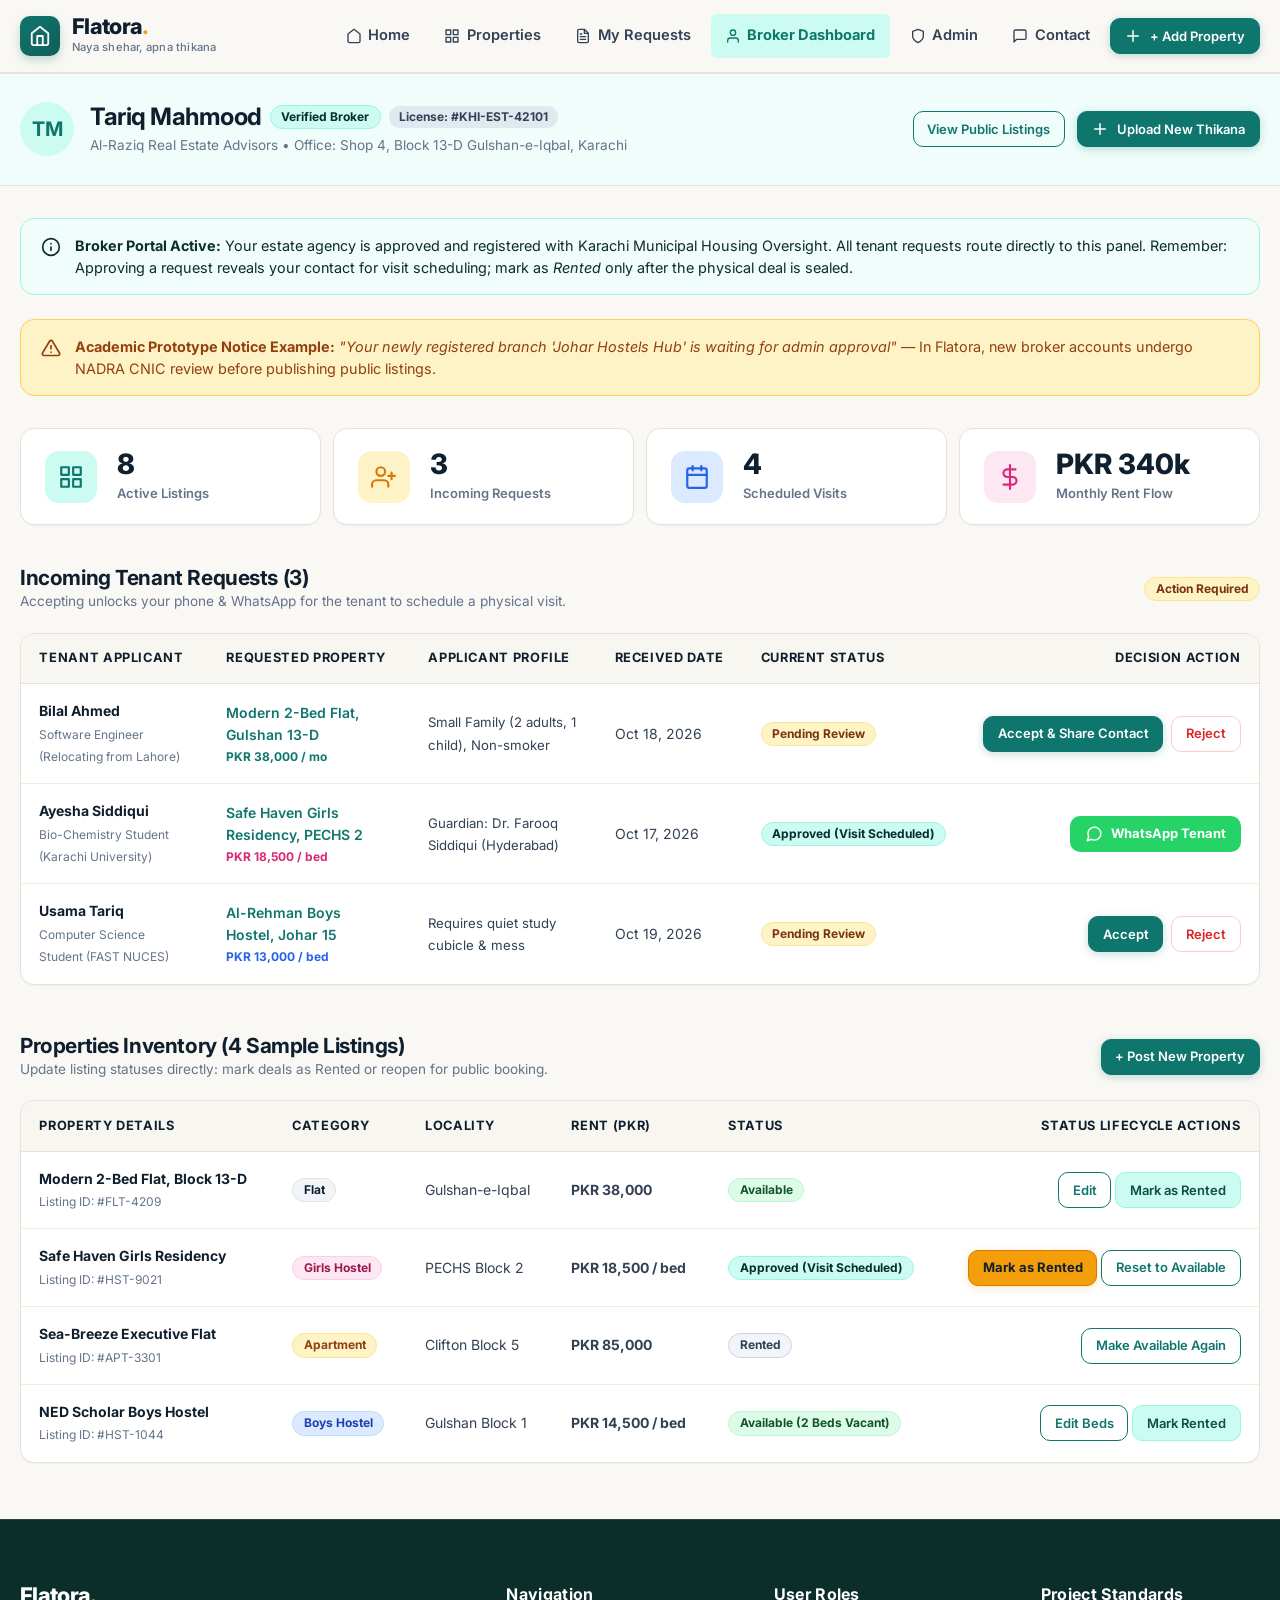
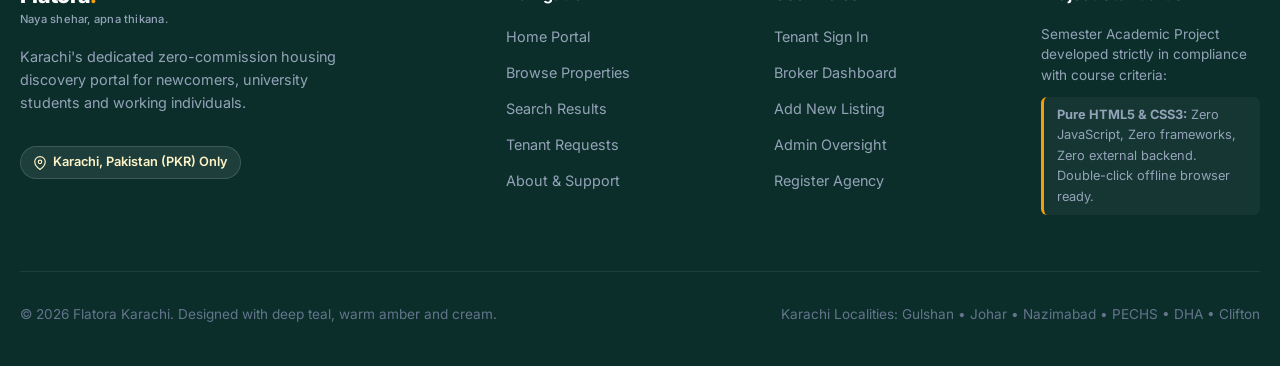
<file: broker-dashboard.html>
<!DOCTYPE html>
<html lang="en">
<head>
  <meta charset="UTF-8">
  <meta name="viewport" content="width=device-width, initial-scale=1.0">
  <meta name="description" content="Manage Karachi property listings, review incoming tenant requests, and update property availability on Flatora.">
  <title>Broker Dashboard - Flatora Karachi</title>
  
  <link rel="preconnect" href="https://fonts.googleapis.com">
  <link rel="preconnect" href="https://fonts.gstatic.com" crossorigin>
  <link href="https://fonts.googleapis.com/css2?family=Inter:wght@400;500;600;700;800&display=swap" rel="stylesheet">
  
  <link rel="stylesheet" href="css/style.css">
</head>
<body>

  <!-- ========================================================================
       GLOBAL HEADER & NAVBAR
       ======================================================================== -->
  <header class="site-header">
    <div class="container-wide">
      <nav class="navbar" aria-label="Main Navigation">
        
        <a href="index.html" class="brand" aria-label="Flatora Homepage">
          <div class="brand-icon">
            <svg viewBox="0 0 24 24" fill="none" stroke="currentColor" stroke-width="2" stroke-linecap="round" stroke-linejoin="round" aria-hidden="true">
              <path d="M3 9l9-7 9 7v11a2 2 0 0 1-2 2H5a2 2 0 0 1-2-2z"></path>
              <polyline points="9 22 9 12 15 12 15 22"></polyline>
            </svg>
          </div>
          <div class="brand-text">
            <span class="brand-name">Flatora<span>.</span></span>
            <span class="brand-tagline">Naya shehar, apna thikana</span>
          </div>
        </a>

        <!-- Pure CSS Hamburger Checkbox Toggle -->
        <input type="checkbox" id="nav-toggle" class="nav-toggle-input" aria-label="Toggle navigation menu">
        <label for="nav-toggle" class="nav-toggle-label" title="Toggle navigation menu">
          <svg viewBox="0 0 24 24" width="24" height="24" fill="none" stroke="currentColor" stroke-width="2" stroke-linecap="round" stroke-linejoin="round" aria-hidden="true">
            <line x1="3" y1="12" x2="21" y2="12"></line>
            <line x1="3" y1="6" x2="21" y2="6"></line>
            <line x1="3" y1="18" x2="21" y2="18"></line>
          </svg>
        </label>

        <!-- Navbar Menu Links -->
        <div class="nav-menu">
          <a href="index.html" class="nav-link">
            <svg viewBox="0 0 24 24" width="16" height="16" fill="none" stroke="currentColor" stroke-width="2" stroke-linecap="round" stroke-linejoin="round" aria-hidden="true"><path d="M3 9l9-7 9 7v11a2 2 0 0 1-2 2H5a2 2 0 0 1-2-2z"></path></svg>
            Home
          </a>
          <a href="listings.html" class="nav-link">
            <svg viewBox="0 0 24 24" width="16" height="16" fill="none" stroke="currentColor" stroke-width="2" stroke-linecap="round" stroke-linejoin="round" aria-hidden="true">
              <rect x="3" y="3" width="7" height="7"></rect>
              <rect x="14" y="3" width="7" height="7"></rect>
              <rect x="14" y="14" width="7" height="7"></rect>
              <rect x="3" y="14" width="7" height="7"></rect>
            </svg>
            Properties
          </a>
          <a href="my-requests.html" class="nav-link">
            <svg viewBox="0 0 24 24" width="16" height="16" fill="none" stroke="currentColor" stroke-width="2" stroke-linecap="round" stroke-linejoin="round" aria-hidden="true"><path d="M14 2H6a2 2 0 0 0-2 2v16a2 2 0 0 0 2 2h12a2 2 0 0 0 2-2V8z"></path><polyline points="14 2 14 8 20 8"></polyline><line x1="16" y1="13" x2="8" y2="13"></line><line x1="16" y1="17" x2="8" y2="17"></line><polyline points="10 9 9 9 8 9"></polyline></svg>
            My Requests
          </a>
          <a href="broker-dashboard.html" class="nav-link active" aria-current="page">
            <svg viewBox="0 0 24 24" width="16" height="16" fill="none" stroke="currentColor" stroke-width="2" stroke-linecap="round" stroke-linejoin="round" aria-hidden="true"><path d="M20 21v-2a4 4 0 0 0-4-4H8a4 4 0 0 0-4 4v2"></path><circle cx="12" cy="7" r="4"></circle></svg>
            Broker Dashboard
          </a>
          <a href="admin-dashboard.html" class="nav-link">
            <svg viewBox="0 0 24 24" width="16" height="16" fill="none" stroke="currentColor" stroke-width="2" stroke-linecap="round" stroke-linejoin="round" aria-hidden="true"><path d="M12 22s8-4 8-10V5l-8-3-8 3v7c0 6 8 10 8 10z"></path></svg>
            Admin
          </a>
          <a href="contact.html" class="nav-link">
            <svg viewBox="0 0 24 24" width="16" height="16" fill="none" stroke="currentColor" stroke-width="2" stroke-linecap="round" stroke-linejoin="round" aria-hidden="true"><path d="M21 15a2 2 0 0 1-2 2H7l-4 4V5a2 2 0 0 1 2-2h14a2 2 0 0 1 2 2z"></path></svg>
            Contact
          </a>

          <div class="nav-actions">
            <a href="add-property.html" class="btn btn-primary btn-sm">
              <svg viewBox="0 0 24 24" width="16" height="16" fill="none" stroke="currentColor" stroke-width="2" stroke-linecap="round" stroke-linejoin="round" aria-hidden="true"><line x1="12" y1="5" x2="12" y2="19"></line><line x1="5" y1="12" x2="19" y2="12"></line></svg>
              + Add Property
            </a>
          </div>
        </div>

      </nav>
    </div>
  </header>

  <!-- ========================================================================
       MAIN BROKER DASHBOARD CONTENT
       ======================================================================== -->
  <main class="page-wrapper fade-in-up">
    
    <!-- Top Broker Profile Strip -->
    <section class="section-tint" style="padding: 1.75rem 0;">
      <div class="container-wide">
        
        <div class="flex items-center justify-between" style="flex-wrap: wrap; gap: 1rem;">
          <div style="display: flex; align-items: center; gap: 1rem;">
            <div class="broker-avatar" style="width: 54px; height: 54px; font-size: 1.25rem;">TM</div>
            <div>
              <div style="display: flex; align-items: center; gap: 0.5rem; flex-wrap: wrap;">
                <h1 style="font-size: 1.5rem; margin-bottom: 0;">Tariq Mahmood</h1>
                <span class="badge badge-approved">Verified Broker</span>
                <span class="badge badge-pill" style="background: #E2E8F0; color: #334155;">License: #KHI-EST-42101</span>
              </div>
              <p style="font-size: 0.85rem; color: var(--muted-text); margin-top: 0.2rem;">
                Al-Raziq Real Estate Advisors &bull; Office: Shop 4, Block 13-D Gulshan-e-Iqbal, Karachi
              </p>
            </div>
          </div>

          <div style="display: flex; gap: 0.75rem; align-items: center; flex-wrap: wrap;">
            <a href="listings.html" class="btn btn-outline btn-sm">
              View Public Listings
            </a>
            <a href="add-property.html" class="btn btn-primary btn-sm">
              <svg viewBox="0 0 24 24" width="16" height="16" fill="none" stroke="currentColor" stroke-width="2" stroke-linecap="round" stroke-linejoin="round" aria-hidden="true"><line x1="12" y1="5" x2="12" y2="19"></line><line x1="5" y1="12" x2="19" y2="12"></line></svg>
              Upload New Thikana
            </a>
          </div>
        </div>

      </div>
    </section>

    <div class="section" style="padding-top: 2rem;">
      <div class="container-wide">
        
        <!-- SAMPLE BANNERS: Notice sample for approval status required by prompt -->
        <div class="alert alert-info">
          <svg viewBox="0 0 24 24" fill="none" stroke="currentColor" stroke-width="2" stroke-linecap="round" stroke-linejoin="round" aria-hidden="true"><circle cx="12" cy="12" r="10"></circle><line x1="12" y1="16" x2="12" y2="12"></line><line x1="12" y1="8" x2="12.01" y2="8"></line></svg>
          <div>
            <strong>Broker Portal Active:</strong> Your estate agency is approved and registered with Karachi Municipal Housing Oversight. 
            All tenant requests route directly to this panel. Remember: Approving a request reveals your contact for visit scheduling; mark as <em>Rented</em> only after the physical deal is sealed.
          </div>
        </div>

        <!-- Sample Banner Example for pending verification required by project prompt: "Your account is waiting for admin approval" -->
        <div class="alert alert-warning" style="margin-bottom: 2rem;">
          <svg viewBox="0 0 24 24" fill="none" stroke="currentColor" stroke-width="2" stroke-linecap="round" stroke-linejoin="round" aria-hidden="true"><path d="M10.29 3.86L1.82 18a2 2 0 0 0 1.71 3h16.94a2 2 0 0 0 1.71-3L13.71 3.86a2 2 0 0 0-3.42 0z"></path><line x1="12" y1="9" x2="12" y2="13"></line><line x1="12" y1="17" x2="12.01" y2="17"></line></svg>
          <div>
            <strong>Academic Prototype Notice Example:</strong> <em>"Your newly registered branch 'Johar Hostels Hub' is waiting for admin approval"</em> — In Flatora, new broker accounts undergo NADRA CNIC review before publishing public listings.
          </div>
        </div>

        <!-- STAT METRICS TILES -->
        <div class="grid grid-cols-4 gap-3" style="margin-bottom: 2.5rem;">
          <div class="stat-card">
            <div class="stat-icon stat-icon-teal">
              <svg viewBox="0 0 24 24" fill="none" stroke="currentColor" stroke-width="2" stroke-linecap="round" stroke-linejoin="round" aria-hidden="true"><rect x="3" y="3" width="7" height="7"></rect><rect x="14" y="3" width="7" height="7"></rect><rect x="14" y="14" width="7" height="7"></rect><rect x="3" y="14" width="7" height="7"></rect></svg>
            </div>
            <div>
              <div class="stat-value">8</div>
              <div class="stat-label">Active Listings</div>
            </div>
          </div>

          <div class="stat-card">
            <div class="stat-icon stat-icon-amber">
              <svg viewBox="0 0 24 24" fill="none" stroke="currentColor" stroke-width="2" stroke-linecap="round" stroke-linejoin="round" aria-hidden="true"><path d="M16 21v-2a4 4 0 0 0-4-4H5a4 4 0 0 0-4 4v2"></path><circle cx="9" cy="7" r="4"></circle><line x1="19" y1="8" x2="19" y2="14"></line><line x1="22" y1="11" x2="16" y2="11"></line></svg>
            </div>
            <div>
              <div class="stat-value">3</div>
              <div class="stat-label">Incoming Requests</div>
            </div>
          </div>

          <div class="stat-card">
            <div class="stat-icon stat-icon-blue">
              <svg viewBox="0 0 24 24" fill="none" stroke="currentColor" stroke-width="2" stroke-linecap="round" stroke-linejoin="round" aria-hidden="true"><rect x="3" y="4" width="18" height="18" rx="2" ry="2"></rect><line x1="16" y1="2" x2="16" y2="6"></line><line x1="8" y1="2" x2="8" y2="6"></line><line x1="3" y1="10" x2="21" y2="10"></line></svg>
            </div>
            <div>
              <div class="stat-value">4</div>
              <div class="stat-label">Scheduled Visits</div>
            </div>
          </div>

          <div class="stat-card">
            <div class="stat-icon stat-icon-pink">
              <svg viewBox="0 0 24 24" fill="none" stroke="currentColor" stroke-width="2" stroke-linecap="round" stroke-linejoin="round" aria-hidden="true"><line x1="12" y1="1" x2="12" y2="23"></line><path d="M17 5H9.5a3.5 3.5 0 0 0 0 7h5a3.5 3.5 0 0 1 0 7H6"></path></svg>
            </div>
            <div>
              <div class="stat-value">PKR 340k</div>
              <div class="stat-label">Monthly Rent Flow</div>
            </div>
          </div>
        </div>

        <!-- SECTION 1: INCOMING TENANT REQUESTS (ACCEPT / REJECT) -->
        <section style="margin-bottom: 3rem;">
          <div class="flex items-center justify-between" style="margin-bottom: 1.25rem;">
            <div>
              <h2 style="font-size: 1.3rem;">Incoming Tenant Requests (3)</h2>
              <p style="font-size: 0.85rem; color: var(--muted-text);">Accepting unlocks your phone & WhatsApp for the tenant to schedule a physical visit.</p>
            </div>
            <span class="badge badge-pending">Action Required</span>
          </div>

          <div class="table-container">
            <table class="table">
              <thead>
                <tr>
                  <th>Tenant Applicant</th>
                  <th>Requested Property</th>
                  <th>Applicant Profile</th>
                  <th>Received Date</th>
                  <th>Current Status</th>
                  <th style="text-align: right;">Decision Action</th>
                </tr>
              </thead>
              <tbody>
                
                <!-- Request Row 1: Pending Action -->
                <tr>
                  <td>
                    <div style="font-weight: 700; color: var(--ink-heading);">Bilal Ahmed</div>
                    <span style="font-size: 0.75rem; color: var(--muted-text);">Software Engineer (Relocating from Lahore)</span>
                  </td>
                  <td>
                    <a href="property-details.html" style="font-weight: 600;">Modern 2-Bed Flat, Gulshan 13-D</a>
                    <div style="font-size: 0.75rem; color: var(--primary-teal); font-weight: 700;">PKR 38,000 / mo</div>
                  </td>
                  <td>
                    <span style="font-size: 0.825rem;">Small Family (2 adults, 1 child), Non-smoker</span>
                  </td>
                  <td class="table-nowrap">Oct 18, 2026</td>
                  <td>
                    <span class="badge badge-pending">Pending Review</span>
                  </td>
                  <td style="text-align: right;" class="table-nowrap">
                    <a href="#" class="btn btn-primary btn-sm" title="Accept tenant request and reveal contact details">
                      Accept & Share Contact
                    </a>
                    <a href="#" class="btn btn-danger-outline btn-sm" style="margin-left: 4px;">
                      Reject
                    </a>
                  </td>
                </tr>

                <!-- Request Row 2: Already Approved -->
                <tr>
                  <td>
                    <div style="font-weight: 700; color: var(--ink-heading);">Ayesha Siddiqui</div>
                    <span style="font-size: 0.75rem; color: var(--muted-text);">Bio-Chemistry Student (Karachi University)</span>
                  </td>
                  <td>
                    <a href="property-details.html" style="font-weight: 600;">Safe Haven Girls Residency, PECHS 2</a>
                    <div style="font-size: 0.75rem; color: var(--girls-hostel); font-weight: 700;">PKR 18,500 / bed</div>
                  </td>
                  <td>
                    <span style="font-size: 0.825rem;">Guardian: Dr. Farooq Siddiqui (Hyderabad)</span>
                  </td>
                  <td class="table-nowrap">Oct 17, 2026</td>
                  <td>
                    <span class="badge badge-approved">Approved (Visit Scheduled)</span>
                  </td>
                  <td style="text-align: right;" class="table-nowrap">
                    <a href="https://wa.me/923000000000" target="_blank" class="btn btn-sm" style="background: #25D366; color: #FFFFFF !important; font-weight: 700;" title="Open WhatsApp chat with tenant">
                      <svg viewBox="0 0 24 24" width="14" height="14" fill="none" stroke="currentColor" stroke-width="2" stroke-linecap="round" stroke-linejoin="round" aria-hidden="true"><path d="M21 11.5a8.38 8.38 0 0 1-.9 3.8 8.5 8.5 0 0 1-7.6 4.7 8.38 8.38 0 0 1-3.8-.9L3 21l1.9-5.7a8.38 8.38 0 0 1-.9-3.8 8.5 8.5 0 0 1 4.7-7.6 8.38 8.38 0 0 1 3.8-.9h.5a8.48 8.48 0 0 1 8 8v.5z"></path></svg>
                      WhatsApp Tenant
                    </a>
                  </td>
                </tr>

                <!-- Request Row 3: Pending Action -->
                <tr>
                  <td>
                    <div style="font-weight: 700; color: var(--ink-heading);">Usama Tariq</div>
                    <span style="font-size: 0.75rem; color: var(--muted-text);">Computer Science Student (FAST NUCES)</span>
                  </td>
                  <td>
                    <a href="property-details.html" style="font-weight: 600;">Al-Rehman Boys Hostel, Johar 15</a>
                    <div style="font-size: 0.75rem; color: var(--boys-hostel); font-weight: 700;">PKR 13,000 / bed</div>
                  </td>
                  <td>
                    <span style="font-size: 0.825rem;">Requires quiet study cubicle & mess</span>
                  </td>
                  <td class="table-nowrap">Oct 19, 2026</td>
                  <td>
                    <span class="badge badge-pending">Pending Review</span>
                  </td>
                  <td style="text-align: right;" class="table-nowrap">
                    <a href="#" class="btn btn-primary btn-sm">Accept</a>
                    <a href="#" class="btn btn-danger-outline btn-sm" style="margin-left: 4px;">Reject</a>
                  </td>
                </tr>

              </tbody>
            </table>
          </div>
        </section>

        <!-- SECTION 2: MY MANAGED PROPERTIES & STATUS LIFECYCLE MANAGEMENT -->
        <section>
          <div class="flex items-center justify-between" style="margin-bottom: 1.25rem; flex-wrap: wrap; gap: 1rem;">
            <div>
              <h2 style="font-size: 1.3rem;">Properties Inventory (4 Sample Listings)</h2>
              <p style="font-size: 0.85rem; color: var(--muted-text);">Update listing statuses directly: mark deals as Rented or reopen for public booking.</p>
            </div>
            <a href="add-property.html" class="btn btn-primary btn-sm">
              + Post New Property
            </a>
          </div>

          <div class="table-container">
            <table class="table">
              <thead>
                <tr>
                  <th>Property Details</th>
                  <th>Category</th>
                  <th>Locality</th>
                  <th>Rent (PKR)</th>
                  <th>Status</th>
                  <th style="text-align: right;">Status Lifecycle Actions</th>
                </tr>
              </thead>
              <tbody>
                
                <!-- Listing 1 -->
                <tr>
                  <td>
                    <div style="font-weight: 700; color: var(--ink-heading);">Modern 2-Bed Flat, Block 13-D</div>
                    <span style="font-size: 0.75rem; color: var(--muted-text);">Listing ID: #FLT-4209</span>
                  </td>
                  <td><span class="badge badge-flat">Flat</span></td>
                  <td>Gulshan-e-Iqbal</td>
                  <td><strong>PKR 38,000</strong></td>
                  <td><span class="badge badge-available">Available</span></td>
                  <td style="text-align: right;" class="table-nowrap">
                    <a href="add-property.html" class="btn btn-outline btn-sm">Edit</a>
                    <!-- Button to demonstrate Teacher Demo Step: Mark as Rented -->
                    <a href="#" class="btn btn-secondary btn-sm" title="Mark property as rented after signing lease">Mark as Rented</a>
                  </td>
                </tr>

                <!-- Listing 2 -->
                <tr>
                  <td>
                    <div style="font-weight: 700; color: var(--ink-heading);">Safe Haven Girls Residency</div>
                    <span style="font-size: 0.75rem; color: var(--muted-text);">Listing ID: #HST-9021</span>
                  </td>
                  <td><span class="badge badge-girls">Girls Hostel</span></td>
                  <td>PECHS Block 2</td>
                  <td><strong>PKR 18,500 / bed</strong></td>
                  <td><span class="badge badge-approved">Approved (Visit Scheduled)</span></td>
                  <td style="text-align: right;" class="table-nowrap">
                    <a href="#" class="btn btn-amber btn-sm" title="Finalize deal and mark rented">Mark as Rented</a>
                    <a href="#" class="btn btn-outline btn-sm" title="Deal failed? Reset back to available">Reset to Available</a>
                  </td>
                </tr>

                <!-- Listing 3 -->
                <tr>
                  <td>
                    <div style="font-weight: 700; color: var(--ink-heading);">Sea-Breeze Executive Flat</div>
                    <span style="font-size: 0.75rem; color: var(--muted-text);">Listing ID: #APT-3301</span>
                  </td>
                  <td><span class="badge badge-apartment">Apartment</span></td>
                  <td>Clifton Block 5</td>
                  <td><strong>PKR 85,000</strong></td>
                  <td><span class="badge badge-rented">Rented</span></td>
                  <td style="text-align: right;" class="table-nowrap">
                    <a href="#" class="btn btn-outline btn-sm" title="Tenant moved out? Reopen listing">Make Available Again</a>
                  </td>
                </tr>

                <!-- Listing 4 -->
                <tr>
                  <td>
                    <div style="font-weight: 700; color: var(--ink-heading);">NED Scholar Boys Hostel</div>
                    <span style="font-size: 0.75rem; color: var(--muted-text);">Listing ID: #HST-1044</span>
                  </td>
                  <td><span class="badge badge-boys">Boys Hostel</span></td>
                  <td>Gulshan Block 1</td>
                  <td><strong>PKR 14,500 / bed</strong></td>
                  <td><span class="badge badge-available">Available (2 Beds Vacant)</span></td>
                  <td style="text-align: right;" class="table-nowrap">
                    <a href="add-property.html" class="btn btn-outline btn-sm">Edit Beds</a>
                    <a href="#" class="btn btn-secondary btn-sm">Mark Rented</a>
                  </td>
                </tr>

              </tbody>
            </table>
          </div>
        </section>

      </div>
    </div>
  </main>

  <!-- ========================================================================
       GLOBAL SITE FOOTER
       ======================================================================== -->
  <footer class="site-footer">
    <div class="container-wide">
      
      <div class="footer-top">
        <div class="footer-brand">
          <div class="brand-text">
            <span class="brand-name">Flatora<span>.</span></span>
            <span class="brand-tagline">Naya shehar, apna thikana.</span>
          </div>
          <p class="footer-desc">
            Karachi's dedicated zero-commission housing discovery portal for newcomers, university students and working individuals.
          </p>
          <div class="footer-city-pill">
            <svg viewBox="0 0 24 24" width="14" height="14" fill="none" stroke="currentColor" stroke-width="2" stroke-linecap="round" stroke-linejoin="round" aria-hidden="true"><path d="M21 10c0 7-9 13-9 13s-9-6-9-13a9 9 0 0 1 18 0z"></path><circle cx="12" cy="10" r="3"></circle></svg>
            Karachi, Pakistan (PKR) Only
          </div>
        </div>

        <div>
          <h4 class="footer-col-title">Navigation</h4>
          <ul class="footer-links">
            <li><a href="index.html" class="footer-link">Home Portal</a></li>
            <li><a href="listings.html" class="footer-link">Browse Properties</a></li>
            <li><a href="search-results.html" class="footer-link">Search Results</a></li>
            <li><a href="my-requests.html" class="footer-link">Tenant Requests</a></li>
            <li><a href="contact.html" class="footer-link">About & Support</a></li>
          </ul>
        </div>

        <div>
          <h4 class="footer-col-title">User Roles</h4>
          <ul class="footer-links">
            <li><a href="login.html" class="footer-link">Tenant Sign In</a></li>
            <li><a href="broker-dashboard.html" class="footer-link">Broker Dashboard</a></li>
            <li><a href="add-property.html" class="footer-link">Add New Listing</a></li>
            <li><a href="admin-dashboard.html" class="footer-link">Admin Oversight</a></li>
            <li><a href="login.html" class="footer-link">Register Agency</a></li>
          </ul>
        </div>

        <div>
          <h4 class="footer-col-title">Project Standards</h4>
          <p style="font-size: 0.85rem; color: #94A3B8; line-height: 1.5; margin-bottom: 0.75rem;">
            Semester Academic Project developed strictly in compliance with course criteria:
          </p>
          <div class="footer-disclaimer">
            <strong>Pure HTML5 & CSS3:</strong> Zero JavaScript, Zero frameworks, Zero external backend. Double-click offline browser ready.
          </div>
        </div>
      </div>

      <div class="footer-bottom">
        <div>
          &copy; 2026 Flatora Karachi. Designed with deep teal, warm amber and cream.
        </div>
        <div>
          <span>Karachi Localities: Gulshan &bull; Johar &bull; Nazimabad &bull; PECHS &bull; DHA &bull; Clifton</span>
        </div>
      </div>

    </div>
  </footer>

</body>
</html>
</file>
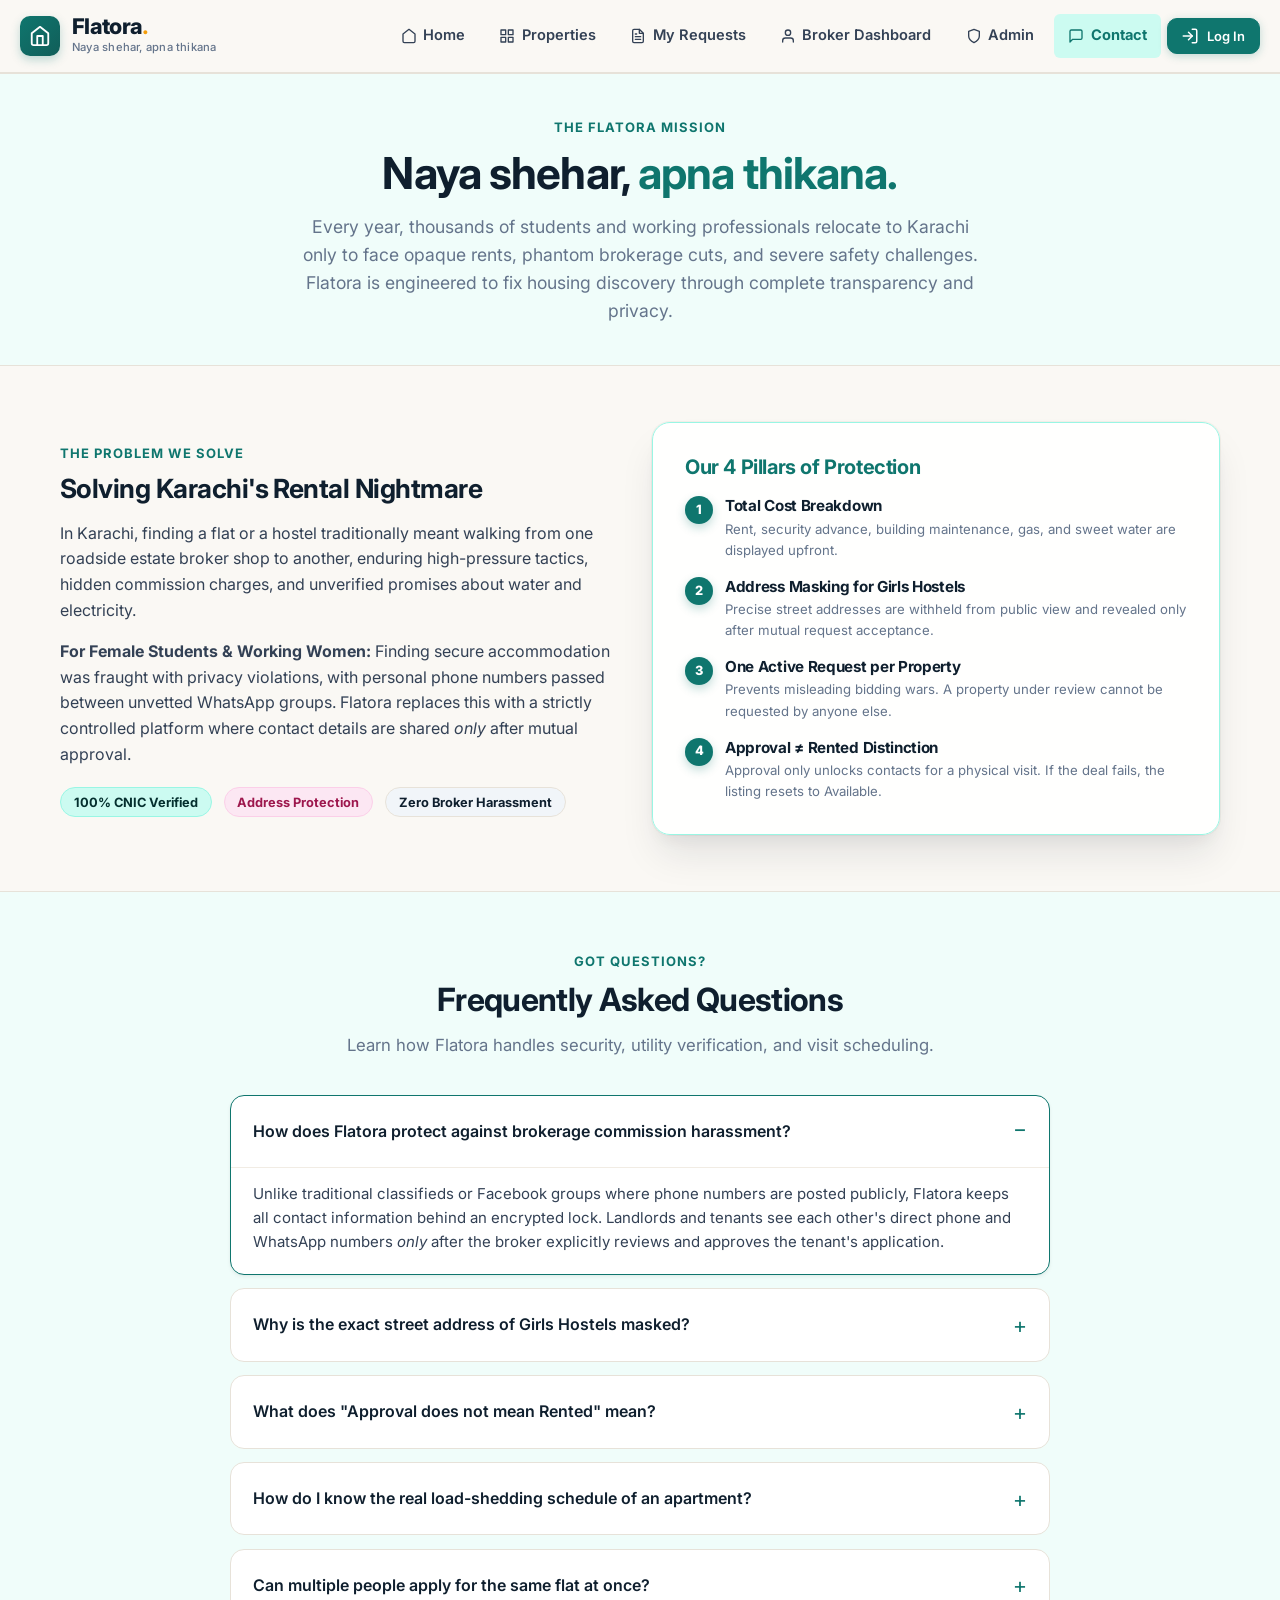
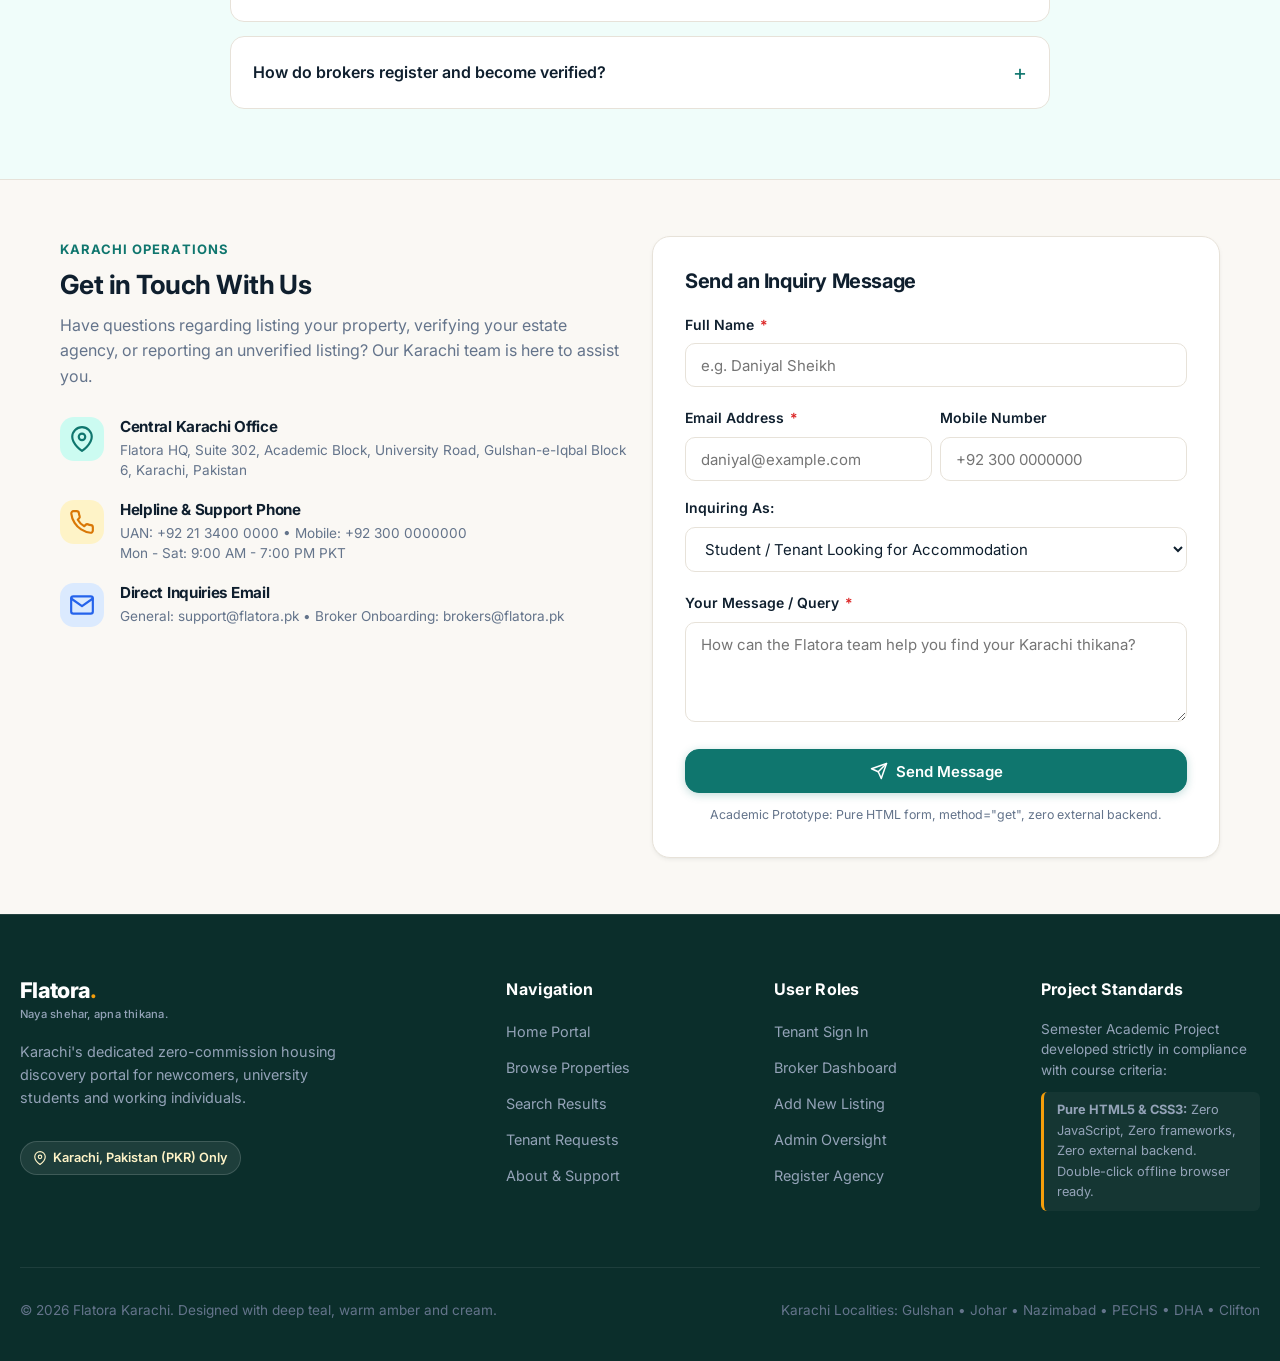
<file: contact.html>
<!DOCTYPE html>
<html lang="en">
<head>
  <meta charset="UTF-8">
  <meta name="viewport" content="width=device-width, initial-scale=1.0">
  <meta name="description" content="Learn about Flatora's mission to eliminate estate broker harassment in Karachi. Contact our support team or browse our student housing FAQs.">
  <title>About & Contact - Flatora Karachi</title>
  
  <link rel="preconnect" href="https://fonts.googleapis.com">
  <link rel="preconnect" href="https://fonts.gstatic.com" crossorigin>
  <link href="https://fonts.googleapis.com/css2?family=Inter:wght@400;500;600;700;800&display=swap" rel="stylesheet">
  
  <link rel="stylesheet" href="css/style.css">
</head>
<body>

  <!-- ========================================================================
       GLOBAL HEADER & NAVBAR
       ======================================================================== -->
  <header class="site-header">
    <div class="container-wide">
      <nav class="navbar" aria-label="Main Navigation">
        
        <a href="index.html" class="brand" aria-label="Flatora Homepage">
          <div class="brand-icon">
            <svg viewBox="0 0 24 24" fill="none" stroke="currentColor" stroke-width="2" stroke-linecap="round" stroke-linejoin="round" aria-hidden="true">
              <path d="M3 9l9-7 9 7v11a2 2 0 0 1-2 2H5a2 2 0 0 1-2-2z"></path>
              <polyline points="9 22 9 12 15 12 15 22"></polyline>
            </svg>
          </div>
          <div class="brand-text">
            <span class="brand-name">Flatora<span>.</span></span>
            <span class="brand-tagline">Naya shehar, apna thikana</span>
          </div>
        </a>

        <!-- Pure CSS Hamburger Checkbox Toggle -->
        <input type="checkbox" id="nav-toggle" class="nav-toggle-input" aria-label="Toggle navigation menu">
        <label for="nav-toggle" class="nav-toggle-label" title="Toggle navigation menu">
          <svg viewBox="0 0 24 24" width="24" height="24" fill="none" stroke="currentColor" stroke-width="2" stroke-linecap="round" stroke-linejoin="round" aria-hidden="true">
            <line x1="3" y1="12" x2="21" y2="12"></line>
            <line x1="3" y1="6" x2="21" y2="6"></line>
            <line x1="3" y1="18" x2="21" y2="18"></line>
          </svg>
        </label>

        <!-- Navbar Menu Links -->
        <div class="nav-menu">
          <a href="index.html" class="nav-link">
            <svg viewBox="0 0 24 24" width="16" height="16" fill="none" stroke="currentColor" stroke-width="2" stroke-linecap="round" stroke-linejoin="round" aria-hidden="true"><path d="M3 9l9-7 9 7v11a2 2 0 0 1-2 2H5a2 2 0 0 1-2-2z"></path></svg>
            Home
          </a>
          <a href="listings.html" class="nav-link">
            <svg viewBox="0 0 24 24" width="16" height="16" fill="none" stroke="currentColor" stroke-width="2" stroke-linecap="round" stroke-linejoin="round" aria-hidden="true">
              <rect x="3" y="3" width="7" height="7"></rect>
              <rect x="14" y="3" width="7" height="7"></rect>
              <rect x="14" y="14" width="7" height="7"></rect>
              <rect x="3" y="14" width="7" height="7"></rect>
            </svg>
            Properties
          </a>
          <a href="my-requests.html" class="nav-link">
            <svg viewBox="0 0 24 24" width="16" height="16" fill="none" stroke="currentColor" stroke-width="2" stroke-linecap="round" stroke-linejoin="round" aria-hidden="true"><path d="M14 2H6a2 2 0 0 0-2 2v16a2 2 0 0 0 2 2h12a2 2 0 0 0 2-2V8z"></path><polyline points="14 2 14 8 20 8"></polyline><line x1="16" y1="13" x2="8" y2="13"></line><line x1="16" y1="17" x2="8" y2="17"></line><polyline points="10 9 9 9 8 9"></polyline></svg>
            My Requests
          </a>
          <a href="broker-dashboard.html" class="nav-link">
            <svg viewBox="0 0 24 24" width="16" height="16" fill="none" stroke="currentColor" stroke-width="2" stroke-linecap="round" stroke-linejoin="round" aria-hidden="true"><path d="M20 21v-2a4 4 0 0 0-4-4H8a4 4 0 0 0-4 4v2"></path><circle cx="12" cy="7" r="4"></circle></svg>
            Broker Dashboard
          </a>
          <a href="admin-dashboard.html" class="nav-link">
            <svg viewBox="0 0 24 24" width="16" height="16" fill="none" stroke="currentColor" stroke-width="2" stroke-linecap="round" stroke-linejoin="round" aria-hidden="true"><path d="M12 22s8-4 8-10V5l-8-3-8 3v7c0 6 8 10 8 10z"></path></svg>
            Admin
          </a>
          <a href="contact.html" class="nav-link active" aria-current="page">
            <svg viewBox="0 0 24 24" width="16" height="16" fill="none" stroke="currentColor" stroke-width="2" stroke-linecap="round" stroke-linejoin="round" aria-hidden="true"><path d="M21 15a2 2 0 0 1-2 2H7l-4 4V5a2 2 0 0 1 2-2h14a2 2 0 0 1 2 2z"></path></svg>
            Contact
          </a>

          <div class="nav-actions">
            <a href="login.html" class="btn btn-primary btn-sm">
              <svg viewBox="0 0 24 24" width="16" height="16" fill="none" stroke="currentColor" stroke-width="2" stroke-linecap="round" stroke-linejoin="round" aria-hidden="true"><path d="M15 3h4a2 2 0 0 1 2 2v14a2 2 0 0 1-2 2h-4"></path><polyline points="10 17 15 12 10 7"></polyline><line x1="15" y1="12" x2="3" y2="12"></line></svg>
              Log In
            </a>
          </div>
        </div>

      </nav>
    </div>
  </header>

  <!-- ========================================================================
       MAIN ABOUT & CONTACT VIEW
       ======================================================================== -->
  <main class="page-wrapper fade-in-up">
    
    <!-- Hero Banner -->
    <section class="section-tint" style="padding: 2.5rem 0;">
      <div class="container-narrow" style="text-align: center;">
        <span class="section-eyebrow">The Flatora Mission</span>
        <h1 style="font-size: clamp(2rem, 4vw, 2.75rem); margin-bottom: 0.75rem;">
          Naya shehar, <span style="color: var(--primary-teal);">apna thikana.</span>
        </h1>
        <p style="font-size: 1.1rem; color: var(--muted-text); line-height: 1.6; max-width: 680px; margin: 0 auto;">
          Every year, thousands of students and working professionals relocate to Karachi only to face opaque rents, phantom brokerage cuts, and severe safety challenges. Flatora is engineered to fix housing discovery through complete transparency and privacy.
        </p>
      </div>
    </section>

    <!-- SECTION 1: ABOUT FLATORA & THE PROBLEM WE SOLVE -->
    <section class="section">
      <div class="container">
        
        <div class="grid grid-cols-2 gap-6" style="align-items: center;">
          <div>
            <span class="section-eyebrow">The Problem We Solve</span>
            <h2 style="font-size: 1.65rem; margin-bottom: 1rem;">Solving Karachi's Rental Nightmare</h2>
            <p style="margin-bottom: 1rem; color: var(--body-text); line-height: 1.6;">
              In Karachi, finding a flat or a hostel traditionally meant walking from one roadside estate broker shop to another, enduring high-pressure tactics, hidden commission charges, and unverified promises about water and electricity.
            </p>
            <p style="margin-bottom: 1.25rem; color: var(--body-text); line-height: 1.6;">
              <strong>For Female Students & Working Women:</strong> Finding secure accommodation was fraught with privacy violations, with personal phone numbers passed between unvetted WhatsApp groups. Flatora replaces this with a strictly controlled platform where contact details are shared <em>only</em> after mutual approval.
            </p>
            <div class="flex items-center gap-3" style="flex-wrap: wrap;">
              <span class="badge badge-approved" style="padding: 0.4rem 0.8rem; font-size: 0.8rem;">100% CNIC Verified</span>
              <span class="badge badge-girls" style="padding: 0.4rem 0.8rem; font-size: 0.8rem;">Address Protection</span>
              <span class="badge badge-flat" style="padding: 0.4rem 0.8rem; font-size: 0.8rem;">Zero Broker Harassment</span>
            </div>
          </div>

          <div class="card card-glass" style="padding: 2rem; border-color: #99F6E4;">
            <h3 style="font-size: 1.25rem; margin-bottom: 1rem; color: var(--primary-teal);">Our 4 Pillars of Protection</h3>
            
            <div style="display: flex; flex-direction: column; gap: 1rem;">
              <div style="display: flex; gap: 0.75rem;">
                <div class="step-num-badge" style="width: 28px; height: 28px; font-size: 0.8rem; flex-shrink: 0; margin-bottom: 0;">1</div>
                <div>
                  <h4 style="font-size: 0.95rem; margin-bottom: 0.2rem;">Total Cost Breakdown</h4>
                  <p style="font-size: 0.825rem; color: var(--muted-text);">Rent, security advance, building maintenance, gas, and sweet water are displayed upfront.</p>
                </div>
              </div>

              <div style="display: flex; gap: 0.75rem;">
                <div class="step-num-badge" style="width: 28px; height: 28px; font-size: 0.8rem; flex-shrink: 0; margin-bottom: 0;">2</div>
                <div>
                  <h4 style="font-size: 0.95rem; margin-bottom: 0.2rem;">Address Masking for Girls Hostels</h4>
                  <p style="font-size: 0.825rem; color: var(--muted-text);">Precise street addresses are withheld from public view and revealed only after mutual request acceptance.</p>
                </div>
              </div>

              <div style="display: flex; gap: 0.75rem;">
                <div class="step-num-badge" style="width: 28px; height: 28px; font-size: 0.8rem; flex-shrink: 0; margin-bottom: 0;">3</div>
                <div>
                  <h4 style="font-size: 0.95rem; margin-bottom: 0.2rem;">One Active Request per Property</h4>
                  <p style="font-size: 0.825rem; color: var(--muted-text);">Prevents misleading bidding wars. A property under review cannot be requested by anyone else.</p>
                </div>
              </div>

              <div style="display: flex; gap: 0.75rem;">
                <div class="step-num-badge" style="width: 28px; height: 28px; font-size: 0.8rem; flex-shrink: 0; margin-bottom: 0;">4</div>
                <div>
                  <h4 style="font-size: 0.95rem; margin-bottom: 0.2rem;">Approval &ne; Rented Distinction</h4>
                  <p style="font-size: 0.825rem; color: var(--muted-text);">Approval only unlocks contacts for a physical visit. If the deal fails, the listing resets to Available.</p>
                </div>
              </div>
            </div>

          </div>
        </div>

      </div>
    </section>

    <!-- SECTION 2: PURE CSS ACCORDION FAQ (<details> / <summary>) -->
    <section class="section section-tint">
      <div class="container-narrow">
        
        <div class="section-header">
          <span class="section-eyebrow">Got Questions?</span>
          <h2 class="section-title">Frequently Asked Questions</h2>
          <p class="section-subtitle">Learn how Flatora handles security, utility verification, and visit scheduling.</p>
        </div>

        <div>
          
          <!-- FAQ 1 -->
          <details class="faq-item" open>
            <summary>How does Flatora protect against brokerage commission harassment?</summary>
            <div class="faq-content">
              Unlike traditional classifieds or Facebook groups where phone numbers are posted publicly, Flatora keeps all contact information behind an encrypted lock. Landlords and tenants see each other's direct phone and WhatsApp numbers <em>only</em> after the broker explicitly reviews and approves the tenant's application.
            </div>
          </details>

          <!-- FAQ 2 -->
          <details class="faq-item">
            <summary>Why is the exact street address of Girls Hostels masked?</summary>
            <div class="faq-content">
              For student safety, female resident privacy is paramount. Public listings only display the locality (e.g. <em>"PECHS Block 2"</em>) and nearby public landmarks. Once a student submits an application and the female warden approves it, the full street address and building number are securely unlocked in the student's <strong>My Requests</strong> portal.
            </div>
          </details>

          <!-- FAQ 3 -->
          <details class="faq-item">
            <summary>What does "Approval does not mean Rented" mean?</summary>
            <div class="faq-content">
              In Flatora, <strong>Approval</strong> means the landlord has agreed to share contacts and meet for an on-site physical visit. It does NOT mean the tenant has paid or committed. The broker only changes the status to <strong>Rented</strong> after an actual physical visit takes place and a tenancy agreement is signed. If either party changes their mind, the broker resets the listing back to <strong>Available</strong>.
            </div>
          </details>

          <!-- FAQ 4 -->
          <details class="faq-item">
            <summary>How do I know the real load-shedding schedule of an apartment?</summary>
            <div class="faq-content">
              Every property listed on Flatora must declare its specific K-Electric feeder status. Properties are labeled as either <em>Exempted (0 hours)</em>, <em>Building Generator Included</em>, or state their daily scheduled outage hours (e.g. <em>Under 2 hours</em>). False declarations lead to broker account suspension by the Karachi Admin.
            </div>
          </details>

          <!-- FAQ 5 -->
          <details class="faq-item">
            <summary>Can multiple people apply for the same flat at once?</summary>
            <div class="faq-content">
              No. Flatora enforces an <strong>exclusive lock rule</strong>: only ONE active request is permitted per property at any given time. While a property is marked <em>Request Pending</em>, the request button is automatically disabled for all other users to eliminate deceptive bidding wars.
            </div>
          </details>

          <!-- FAQ 6 -->
          <details class="faq-item">
            <summary>How do brokers register and become verified?</summary>
            <div class="faq-content">
              Estate brokers and hostel owners register through the <a href="login.html" style="color: var(--primary-teal); font-weight: 700; text-decoration: underline;">Portal Sign Up</a>, providing their legal name, agency office address in Karachi, and 13-digit NADRA CNIC. The Flatora Admin reviews the credentials before authorizing the broker to upload public listings.
            </div>
          </details>

        </div>

      </div>
    </section>

    <!-- SECTION 3: CONTACT INFORMATION & INQUIRY FORM -->
    <section class="section">
      <div class="container">
        
        <div class="grid grid-cols-2 gap-6" style="align-items: start;">
          
          <!-- Contact Details -->
          <div>
            <span class="section-eyebrow">Karachi Operations</span>
            <h2 style="font-size: 1.65rem; margin-bottom: 0.75rem;">Get in Touch With Us</h2>
            <p style="color: var(--muted-text); margin-bottom: 1.75rem; line-height: 1.6;">
              Have questions regarding listing your property, verifying your estate agency, or reporting an unverified listing? Our Karachi team is here to assist you.
            </p>

            <div style="display: flex; flex-direction: column; gap: 1.25rem;">
              
              <div style="display: flex; gap: 1rem; align-items: flex-start;">
                <div class="stat-icon stat-icon-teal" style="width: 44px; height: 44px;">
                  <svg viewBox="0 0 24 24" width="20" height="20" fill="none" stroke="currentColor" stroke-width="2" stroke-linecap="round" stroke-linejoin="round" aria-hidden="true"><path d="M21 10c0 7-9 13-9 13s-9-6-9-13a9 9 0 0 1 18 0z"></path><circle cx="12" cy="10" r="3"></circle></svg>
                </div>
                <div>
                  <h4 style="font-size: 0.95rem; margin-bottom: 0.2rem;">Central Karachi Office</h4>
                  <p style="font-size: 0.85rem; color: var(--muted-text); line-height: 1.5;">
                    Flatora HQ, Suite 302, Academic Block, University Road, Gulshan-e-Iqbal Block 6, Karachi, Pakistan
                  </p>
                </div>
              </div>

              <div style="display: flex; gap: 1rem; align-items: flex-start;">
                <div class="stat-icon stat-icon-amber" style="width: 44px; height: 44px;">
                  <svg viewBox="0 0 24 24" width="20" height="20" fill="none" stroke="currentColor" stroke-width="2" stroke-linecap="round" stroke-linejoin="round" aria-hidden="true"><path d="M22 16.92v3a2 2 0 0 1-2.18 2 19.79 19.79 0 0 1-8.63-3.07 19.5 19.5 0 0 1-6-6 19.79 19.79 0 0 1-3.07-8.67A2 2 0 0 1 4.11 2h3a2 2 0 0 1 2 1.72 12.84 12.84 0 0 0 .7 2.81 2 2 0 0 1-.45 2.11L8.09 9.91a16 16 0 0 0 6 6l1.27-1.27a2 2 0 0 1 2.11-.45 12.84 12.84 0 0 0 2.81.7A2 2 0 0 1 22 16.92z"></path></svg>
                </div>
                <div>
                  <h4 style="font-size: 0.95rem; margin-bottom: 0.2rem;">Helpline & Support Phone</h4>
                  <p style="font-size: 0.85rem; color: var(--muted-text); line-height: 1.5;">
                    UAN: +92 21 3400 0000 &bull; Mobile: +92 300 0000000<br>
                    Mon - Sat: 9:00 AM - 7:00 PM PKT
                  </p>
                </div>
              </div>

              <div style="display: flex; gap: 1rem; align-items: flex-start;">
                <div class="stat-icon stat-icon-blue" style="width: 44px; height: 44px;">
                  <svg viewBox="0 0 24 24" width="20" height="20" fill="none" stroke="currentColor" stroke-width="2" stroke-linecap="round" stroke-linejoin="round" aria-hidden="true"><path d="M4 4h16c1.1 0 2 .9 2 2v12c0 1.1-.9 2-2 2H4c-1.1 0-2-.9-2-2V6c0-1.1.9-2 2-2z"></path><polyline points="22,6 12,13 2,6"></polyline></svg>
                </div>
                <div>
                  <h4 style="font-size: 0.95rem; margin-bottom: 0.2rem;">Direct Inquiries Email</h4>
                  <p style="font-size: 0.85rem; color: var(--muted-text); line-height: 1.5;">
                    General: support@flatora.pk &bull; Broker Onboarding: brokers@flatora.pk
                  </p>
                </div>
              </div>

            </div>
          </div>

          <!-- Contact Form Card -->
          <div class="card" style="padding: 2rem;">
            <h3 style="font-size: 1.25rem; margin-bottom: 1.25rem;">Send an Inquiry Message</h3>
            
            <form action="#" method="get">
              
              <div class="form-group">
                <label for="contact-name" class="form-label">Full Name <span class="required">*</span></label>
                <input type="text" id="contact-name" name="name" class="form-control" placeholder="e.g. Daniyal Sheikh" required>
              </div>

              <div class="grid grid-cols-2 gap-2" style="margin-bottom: 1rem;">
                <div>
                  <label for="contact-email" class="form-label">Email Address <span class="required">*</span></label>
                  <input type="email" id="contact-email" name="email" class="form-control" placeholder="daniyal@example.com" required>
                </div>
                <div>
                  <label for="contact-phone" class="form-label">Mobile Number</label>
                  <input type="tel" id="contact-phone" name="phone" class="form-control" placeholder="+92 300 0000000">
                </div>
              </div>

              <div class="form-group">
                <label for="contact-role" class="form-label">Inquiring As:</label>
                <select id="contact-role" name="role" class="form-select">
                  <option value="tenant">Student / Tenant Looking for Accommodation</option>
                  <option value="broker">Landlord / Estate Broker Wanting to List</option>
                  <option value="support">Report a Listing or Broker Concern</option>
                  <option value="academic">University Project Evaluator / Teacher</option>
                </select>
              </div>

              <div class="form-group">
                <label for="contact-message" class="form-label">Your Message / Query <span class="required">*</span></label>
                <textarea id="contact-message" name="message" class="form-control" placeholder="How can the Flatora team help you find your Karachi thikana?" required></textarea>
              </div>

              <button type="submit" class="btn btn-primary btn-block">
                <svg viewBox="0 0 24 24" width="18" height="18" fill="none" stroke="currentColor" stroke-width="2" stroke-linecap="round" stroke-linejoin="round" aria-hidden="true"><line x1="22" y1="2" x2="11" y2="13"></line><polygon points="22 2 15 22 11 13 2 9 22 2"></polygon></svg>
                Send Message
              </button>

              <span class="form-hint" style="text-align: center; display: block; margin-top: 0.75rem;">
                Academic Prototype: Pure HTML form, method="get", zero external backend.
              </span>

            </form>
          </div>

        </div>

      </div>
    </section>

  </main>

  <!-- ========================================================================
       GLOBAL SITE FOOTER
       ======================================================================== -->
  <footer class="site-footer">
    <div class="container-wide">
      
      <div class="footer-top">
        <div class="footer-brand">
          <div class="brand-text">
            <span class="brand-name">Flatora<span>.</span></span>
            <span class="brand-tagline">Naya shehar, apna thikana.</span>
          </div>
          <p class="footer-desc">
            Karachi's dedicated zero-commission housing discovery portal for newcomers, university students and working individuals.
          </p>
          <div class="footer-city-pill">
            <svg viewBox="0 0 24 24" width="14" height="14" fill="none" stroke="currentColor" stroke-width="2" stroke-linecap="round" stroke-linejoin="round" aria-hidden="true"><path d="M21 10c0 7-9 13-9 13s-9-6-9-13a9 9 0 0 1 18 0z"></path><circle cx="12" cy="10" r="3"></circle></svg>
            Karachi, Pakistan (PKR) Only
          </div>
        </div>

        <div>
          <h4 class="footer-col-title">Navigation</h4>
          <ul class="footer-links">
            <li><a href="index.html" class="footer-link">Home Portal</a></li>
            <li><a href="listings.html" class="footer-link">Browse Properties</a></li>
            <li><a href="search-results.html" class="footer-link">Search Results</a></li>
            <li><a href="my-requests.html" class="footer-link">Tenant Requests</a></li>
            <li><a href="contact.html" class="footer-link">About & Support</a></li>
          </ul>
        </div>

        <div>
          <h4 class="footer-col-title">User Roles</h4>
          <ul class="footer-links">
            <li><a href="login.html" class="footer-link">Tenant Sign In</a></li>
            <li><a href="broker-dashboard.html" class="footer-link">Broker Dashboard</a></li>
            <li><a href="add-property.html" class="footer-link">Add New Listing</a></li>
            <li><a href="admin-dashboard.html" class="footer-link">Admin Oversight</a></li>
            <li><a href="login.html" class="footer-link">Register Agency</a></li>
          </ul>
        </div>

        <div>
          <h4 class="footer-col-title">Project Standards</h4>
          <p style="font-size: 0.85rem; color: #94A3B8; line-height: 1.5; margin-bottom: 0.75rem;">
            Semester Academic Project developed strictly in compliance with course criteria:
          </p>
          <div class="footer-disclaimer">
            <strong>Pure HTML5 & CSS3:</strong> Zero JavaScript, Zero frameworks, Zero external backend. Double-click offline browser ready.
          </div>
        </div>
      </div>

      <div class="footer-bottom">
        <div>
          &copy; 2026 Flatora Karachi. Designed with deep teal, warm amber and cream.
        </div>
        <div>
          <span>Karachi Localities: Gulshan &bull; Johar &bull; Nazimabad &bull; PECHS &bull; DHA &bull; Clifton</span>
        </div>
      </div>

    </div>
  </footer>

</body>
</html>
</file>
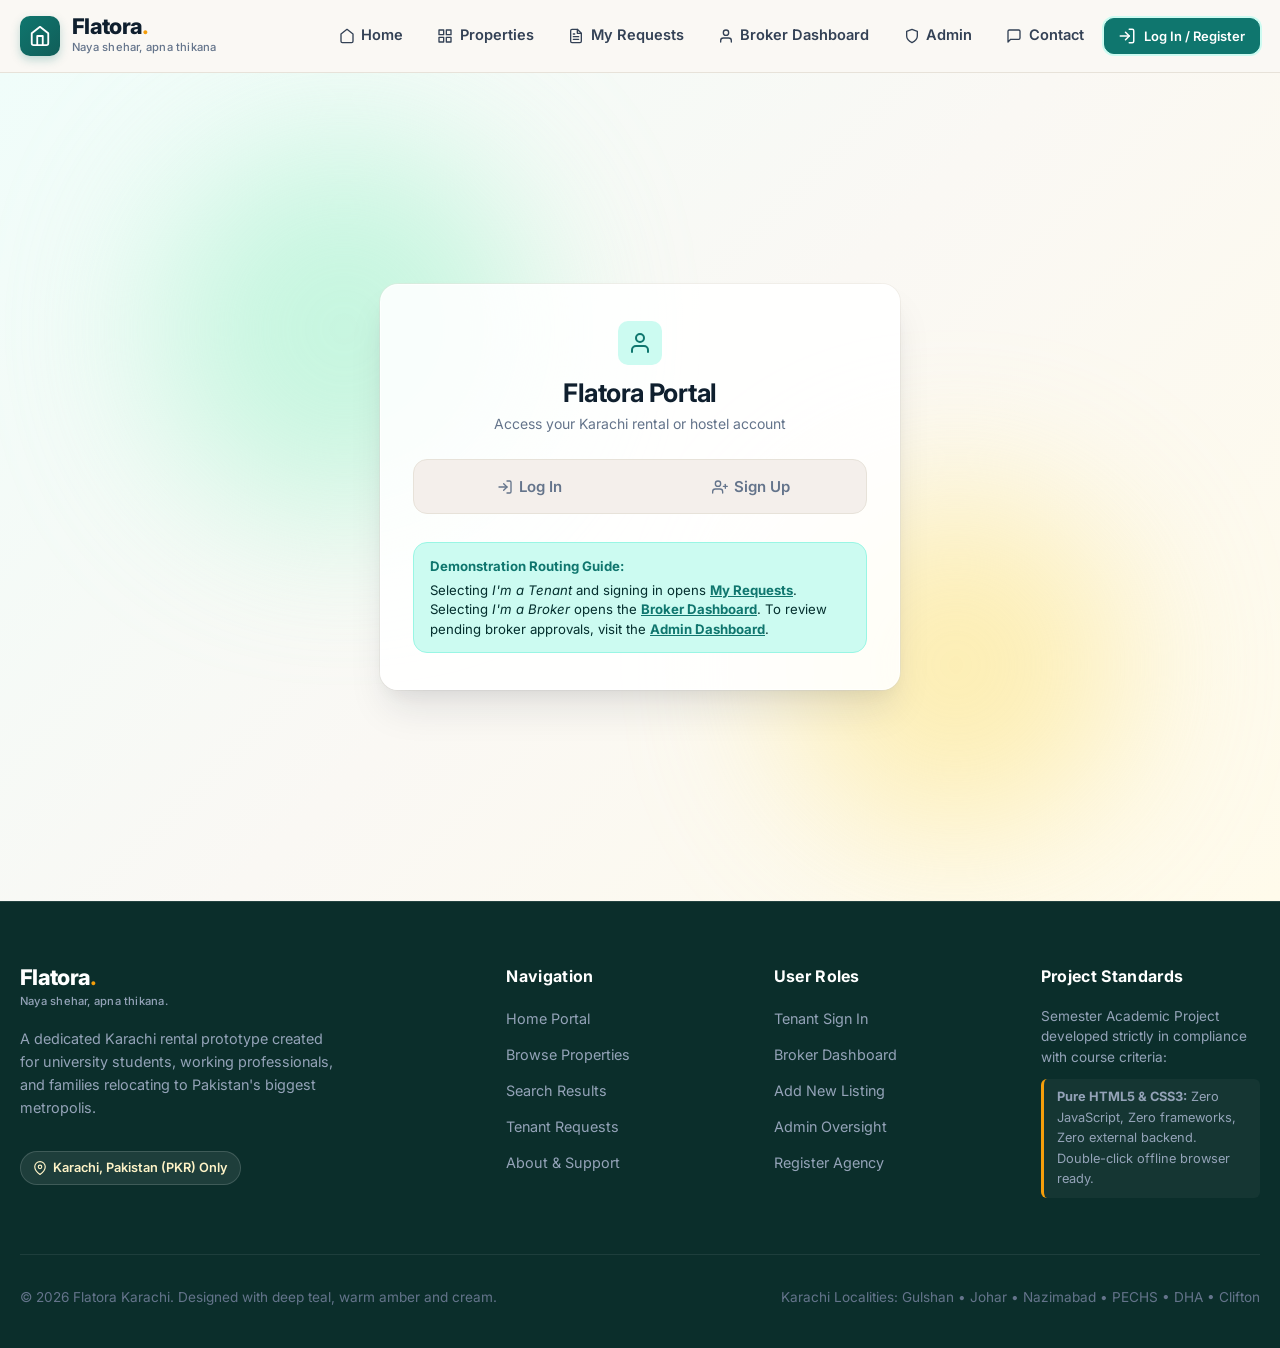
<file: login.html>
<!DOCTYPE html>
<html lang="en">
<head>
  <meta charset="UTF-8">
  <meta name="viewport" content="width=device-width, initial-scale=1.0">
  <meta name="description" content="Login or Sign Up on Flatora - Karachi's verified rental & hostel platform. Access tenant requests or broker property management.">
  <title>Account Portal (Login / Sign Up) - Flatora Karachi</title>
  
  <!-- Inter Font from Google Fonts with system fallbacks -->
  <link rel="preconnect" href="https://fonts.googleapis.com">
  <link rel="preconnect" href="https://fonts.gstatic.com" crossorigin>
  <link href="https://fonts.googleapis.com/css2?family=Inter:wght@400;500;600;700;800&display=swap" rel="stylesheet">
  
  <!-- Master Stylesheet -->
  <link rel="stylesheet" href="css/style.css">
</head>
<body>

  <!-- ========================================================================
       GLOBAL HEADER & NAVBAR (Consistent on all 10 pages)
       ======================================================================== -->
  <header class="site-header">
    <div class="container-wide">
      <nav class="navbar" aria-label="Main Navigation">
        
        <!-- Brand Logo -->
        <a href="index.html" class="brand" aria-label="Flatora Homepage">
          <div class="brand-icon">
            <svg viewBox="0 0 24 24" fill="none" stroke="currentColor" stroke-width="2" stroke-linecap="round" stroke-linejoin="round" aria-hidden="true">
              <path d="M3 9l9-7 9 7v11a2 2 0 0 1-2 2H5a2 2 0 0 1-2-2z"></path>
              <polyline points="9 22 9 12 15 12 15 22"></polyline>
            </svg>
          </div>
          <div class="brand-text">
            <span class="brand-name">Flatora<span>.</span></span>
            <span class="brand-tagline">Naya shehar, apna thikana</span>
          </div>
        </a>

        <!-- Pure CSS Hamburger Checkbox Toggle -->
        <input type="checkbox" id="nav-toggle" class="nav-toggle-input" aria-label="Toggle navigation menu">
        <label for="nav-toggle" class="nav-toggle-label" title="Toggle navigation menu">
          <svg viewBox="0 0 24 24" width="24" height="24" fill="none" stroke="currentColor" stroke-width="2" stroke-linecap="round" stroke-linejoin="round" aria-hidden="true">
            <line x1="3" y1="12" x2="21" y2="12"></line>
            <line x1="3" y1="6" x2="21" y2="6"></line>
            <line x1="3" y1="18" x2="21" y2="18"></line>
          </svg>
        </label>

        <!-- Navbar Menu Links -->
        <div class="nav-menu">
          <a href="index.html" class="nav-link">
            <svg viewBox="0 0 24 24" width="16" height="16" fill="none" stroke="currentColor" stroke-width="2" stroke-linecap="round" stroke-linejoin="round" aria-hidden="true">
              <path d="M3 9l9-7 9 7v11a2 2 0 0 1-2 2H5a2 2 0 0 1-2-2z"></path>
            </svg>
            Home
          </a>
          <a href="listings.html" class="nav-link">
            <svg viewBox="0 0 24 24" width="16" height="16" fill="none" stroke="currentColor" stroke-width="2" stroke-linecap="round" stroke-linejoin="round" aria-hidden="true">
              <rect x="3" y="3" width="7" height="7"></rect>
              <rect x="14" y="3" width="7" height="7"></rect>
              <rect x="14" y="14" width="7" height="7"></rect>
              <rect x="3" y="14" width="7" height="7"></rect>
            </svg>
            Properties
          </a>
          <a href="my-requests.html" class="nav-link">
            <svg viewBox="0 0 24 24" width="16" height="16" fill="none" stroke="currentColor" stroke-width="2" stroke-linecap="round" stroke-linejoin="round" aria-hidden="true">
              <path d="M14 2H6a2 2 0 0 0-2 2v16a2 2 0 0 0 2 2h12a2 2 0 0 0 2-2V8z"></path>
              <polyline points="14 2 14 8 20 8"></polyline>
              <line x1="16" y1="13" x2="8" y2="13"></line>
              <line x1="16" y1="17" x2="8" y2="17"></line>
              <polyline points="10 9 9 9 8 9"></polyline>
            </svg>
            My Requests
          </a>
          <a href="broker-dashboard.html" class="nav-link">
            <svg viewBox="0 0 24 24" width="16" height="16" fill="none" stroke="currentColor" stroke-width="2" stroke-linecap="round" stroke-linejoin="round" aria-hidden="true">
              <path d="M20 21v-2a4 4 0 0 0-4-4H8a4 4 0 0 0-4 4v2"></path>
              <circle cx="12" cy="7" r="4"></circle>
            </svg>
            Broker Dashboard
          </a>
          <a href="admin-dashboard.html" class="nav-link">
            <svg viewBox="0 0 24 24" width="16" height="16" fill="none" stroke="currentColor" stroke-width="2" stroke-linecap="round" stroke-linejoin="round" aria-hidden="true">
              <path d="M12 22s8-4 8-10V5l-8-3-8 3v7c0 6 8 10 8 10z"></path>
            </svg>
            Admin
          </a>
          <a href="contact.html" class="nav-link">
            <svg viewBox="0 0 24 24" width="16" height="16" fill="none" stroke="currentColor" stroke-width="2" stroke-linecap="round" stroke-linejoin="round" aria-hidden="true">
              <path d="M21 15a2 2 0 0 1-2 2H7l-4 4V5a2 2 0 0 1 2-2h14a2 2 0 0 1 2 2z"></path>
            </svg>
            Contact
          </a>

          <!-- Active State on Login -->
          <div class="nav-actions">
            <a href="login.html" class="btn btn-primary btn-sm active" style="box-shadow: 0 0 0 2px var(--teal-soft);" aria-current="page">
              <svg viewBox="0 0 24 24" width="16" height="16" fill="none" stroke="currentColor" stroke-width="2" stroke-linecap="round" stroke-linejoin="round" aria-hidden="true">
                <path d="M15 3h4a2 2 0 0 1 2 2v14a2 2 0 0 1-2 2h-4"></path>
                <polyline points="10 17 15 12 10 7"></polyline>
                <line x1="15" y1="12" x2="3" y2="12"></line>
              </svg>
              Log In / Register
            </a>
          </div>
        </div>

      </nav>
    </div>
  </header>

  <!-- ========================================================================
       AUTH SECTION: GLASSMORPHISM CARD WITH PURE CSS TABS
       ======================================================================== -->
  <main class="page-wrapper">
    <section class="auth-page-container">
      
      <!-- Ambient Blur Gradient Orbs -->
      <div class="auth-blob auth-blob-teal" aria-hidden="true"></div>
      <div class="auth-blob auth-blob-amber" aria-hidden="true"></div>

      <div class="auth-card-wrap fade-in-up">
        
        <!-- PURE CSS TAB CONTROLLERS (Hidden Radio Buttons) -->
        <input type="radio" name="auth-tab" id="tab-login" class="tab-radio-input" checked>
        <input type="radio" name="auth-tab" id="tab-signup" class="tab-radio-input">

        <!-- Outer Glassmorphism Card -->
        <div class="card card-glass" style="padding: 2.25rem 2rem;">
          
          <!-- Card Header -->
          <div style="text-align: center; margin-bottom: 1.5rem;">
            <div style="display: inline-flex; width: 44px; height: 44px; background: var(--teal-soft); color: var(--primary-teal); border-radius: var(--radius-sm); align-items: center; justify-content: center; margin-bottom: 0.75rem;">
              <svg viewBox="0 0 24 24" width="24" height="24" fill="none" stroke="currentColor" stroke-width="2" stroke-linecap="round" stroke-linejoin="round" aria-hidden="true">
                <path d="M20 21v-2a4 4 0 0 0-4-4H8a4 4 0 0 0-4 4v2"></path>
                <circle cx="12" cy="7" r="4"></circle>
              </svg>
            </div>
            <h1 style="font-size: 1.6rem; margin-bottom: 0.25rem;">Flatora Portal</h1>
            <p style="font-size: 0.875rem; color: var(--muted-text);">Access your Karachi rental or hostel account</p>
          </div>

          <!-- Pure CSS Tab Switcher Buttons -->
          <div class="tab-radio-group">
            <label for="tab-login" class="tab-radio-label">
              <svg viewBox="0 0 24 24" width="16" height="16" fill="none" stroke="currentColor" stroke-width="2" stroke-linecap="round" stroke-linejoin="round" style="margin-right: 6px;" aria-hidden="true"><path d="M15 3h4a2 2 0 0 1 2 2v14a2 2 0 0 1-2 2h-4"></path><polyline points="10 17 15 12 10 7"></polyline><line x1="15" y1="12" x2="3" y2="12"></line></svg>
              Log In
            </label>
            <label for="tab-signup" class="tab-radio-label">
              <svg viewBox="0 0 24 24" width="16" height="16" fill="none" stroke="currentColor" stroke-width="2" stroke-linecap="round" stroke-linejoin="round" style="margin-right: 6px;" aria-hidden="true"><path d="M16 21v-2a4 4 0 0 0-4-4H5a4 4 0 0 0-4 4v2"></path><circle cx="9" cy="7" r="4"></circle><line x1="20" y1="8" x2="20" y2="14"></line><line x1="23" y1="11" x2="17" y2="11"></line></svg>
              Sign Up
            </label>
          </div>

          <!-- TAB 1 CONTENT: LOGIN FORM -->
          <div id="pane-login" class="tab-pane">
            <form action="my-requests.html" method="get">
              
              <div class="form-group">
                <label for="login-email" class="form-label">Email Address <span class="required">*</span></label>
                <input type="email" id="login-email" name="email" class="form-control" placeholder="e.g. bilal.ahmed@gmail.com" required>
              </div>

              <div class="form-group">
                <div class="flex items-center justify-between" style="margin-bottom: 0.4rem;">
                  <label for="login-password" class="form-label" style="margin-bottom: 0;">Password <span class="required">*</span></label>
                  <a href="contact.html" style="font-size: 0.775rem; color: var(--primary-teal);">Need help?</a>
                </div>
                <input type="password" id="login-password" name="password" class="form-control" placeholder="Enter your password" minlength="8" required>
              </div>

              <div class="flex items-center justify-between" style="margin-bottom: 1.25rem;">
                <label class="form-check" style="margin-bottom: 0;">
                  <input type="checkbox" name="remember" class="form-check-input">
                  <span class="form-check-label" style="font-size: 0.85rem;">Remember on this device</span>
                </label>
              </div>

              <button type="submit" class="btn btn-primary btn-block">
                Sign In to Account
                <svg viewBox="0 0 24 24" fill="none" stroke="currentColor" stroke-width="2" stroke-linecap="round" stroke-linejoin="round" aria-hidden="true">
                  <line x1="5" y1="12" x2="19" y2="12"></line>
                  <polyline points="12 5 19 12 12 19"></polyline>
                </svg>
              </button>

              <!-- Quick Demo Direct Switchers for Teacher Grading -->
              <div style="margin-top: 1.5rem; padding-top: 1.25rem; border-top: 1px dashed var(--border-color); text-align: center;">
                <span style="font-size: 0.75rem; font-weight: 700; color: var(--muted-text); text-transform: uppercase; letter-spacing: 0.05em;">Quick Demo Navigation:</span>
                <div style="display: flex; gap: 0.5rem; justify-content: center; margin-top: 0.65rem; flex-wrap: wrap;">
                  <a href="my-requests.html" class="btn btn-outline btn-sm" style="font-size: 0.75rem;">Tenant Flow &rarr;</a>
                  <a href="broker-dashboard.html" class="btn btn-secondary btn-sm" style="font-size: 0.75rem;">Broker Flow &rarr;</a>
                  <a href="admin-dashboard.html" class="btn btn-ghost btn-sm" style="font-size: 0.75rem; border: 1px solid var(--border-color);">Admin Portal &rarr;</a>
                </div>
              </div>

            </form>
          </div>

          <!-- TAB 2 CONTENT: SIGN UP FORM WITH DYNAMIC BROKER FIELDS -->
          <div id="pane-signup" class="tab-pane">
            <form action="broker-dashboard.html" method="get">
              
              <!-- PURE CSS ROLE SELECTOR: Tenant vs Broker -->
              <input type="radio" name="signup-role" id="role-tenant" class="role-radio-input" checked>
              <input type="radio" name="signup-role" id="role-broker" class="role-radio-input">

              <span class="form-label" style="margin-bottom: 0.6rem;">Select Your Role:</span>
              <div class="role-radio-cards">
                <label for="role-tenant" class="role-card-label">
                  <svg viewBox="0 0 24 24" width="20" height="20" fill="none" stroke="currentColor" stroke-width="2" stroke-linecap="round" stroke-linejoin="round" style="margin-bottom: 4px;" aria-hidden="true"><path d="M3 9l9-7 9 7v11a2 2 0 0 1-2 2H5a2 2 0 0 1-2-2z"></path></svg>
                  <span style="font-size: 0.9rem;">I'm a Tenant</span>
                  <span style="font-size: 0.725rem; color: var(--muted-text); font-weight: normal;">Looking for Flat / Hostel</span>
                </label>
                <label for="role-broker" class="role-card-label">
                  <svg viewBox="0 0 24 24" width="20" height="20" fill="none" stroke="currentColor" stroke-width="2" stroke-linecap="round" stroke-linejoin="round" style="margin-bottom: 4px;" aria-hidden="true"><rect x="2" y="7" width="20" height="14" rx="2" ry="2"></rect><path d="M16 21V5a2 2 0 0 0-2-2h-4a2 2 0 0 0-2 2v16"></path></svg>
                  <span style="font-size: 0.9rem;">I'm a Broker / Owner</span>
                  <span style="font-size: 0.725rem; color: var(--muted-text); font-weight: normal;">List properties in Karachi</span>
                </label>
              </div>

              <!-- Common Fields -->
              <div class="form-group">
                <label for="signup-name" class="form-label">Full Legal Name <span class="required">*</span></label>
                <input type="text" id="signup-name" name="name" class="form-control" placeholder="e.g. Asad Qureshi" required>
              </div>

              <div class="grid grid-cols-2 gap-2" style="margin-bottom: 1rem;">
                <div>
                  <label for="signup-phone" class="form-label">Mobile Number <span class="required">*</span></label>
                  <input type="tel" id="signup-phone" name="phone" class="form-control" placeholder="+92 300 0000000" pattern="(\+92|0)[0-9]{10}" title="Must be a valid Pakistani phone number starting with +92 or 03" required>
                </div>
                <div>
                  <label for="signup-email" class="form-label">Email Address <span class="required">*</span></label>
                  <input type="email" id="signup-email" name="email" class="form-control" placeholder="asad@example.com" required>
                </div>
              </div>

              <!-- PURE CSS CONDITIONAL FIELDS: Revealed Only When "Broker" Role is Checked -->
              <div class="broker-only-fields">
                <div style="display: flex; align-items: center; gap: 0.5rem; margin-bottom: 0.75rem; color: var(--primary-teal); font-weight: 700; font-size: 0.875rem;">
                  <svg viewBox="0 0 24 24" width="16" height="16" fill="none" stroke="currentColor" stroke-width="2" stroke-linecap="round" stroke-linejoin="round" aria-hidden="true"><path d="M12 22s8-4 8-10V5l-8-3-8 3v7c0 6 8 10 8 10z"></path></svg>
                  <span>Broker Verification Credentials (Required by Admin)</span>
                </div>
                
                <div class="form-group">
                  <label for="agency-name" class="form-label">Agency or Business Name <span class="required">*</span></label>
                  <input type="text" id="agency-name" name="agency" class="form-control" placeholder="e.g. Al-Madina Real Estate & Hostels">
                </div>

                <div class="form-group">
                  <label for="agency-address" class="form-label">Office / Physical Address in Karachi <span class="required">*</span></label>
                  <input type="text" id="agency-address" name="address" class="form-control" placeholder="e.g. Shop 4, Block 13-D Gulshan-e-Iqbal">
                </div>

                <div class="form-group" style="margin-bottom: 0;">
                  <label for="broker-cnic" class="form-label">13-Digit CNIC Number <span class="required">*</span></label>
                  <input type="text" id="broker-cnic" name="cnic" class="form-control" placeholder="42101-1234567-1" pattern="[0-9]{5}-[0-9]{7}-[0-9]{1}" title="Standard NADRA CNIC format: 42101-1234567-1">
                  <span class="form-hint">Admin verifies CNIC against estate listings for student and female safety.</span>
                </div>
              </div>

              <div class="form-group">
                <label for="signup-password" class="form-label">Create Password (Min 8 chars) <span class="required">*</span></label>
                <input type="password" id="signup-password" name="password" class="form-control" placeholder="Choose a strong password" minlength="8" required>
              </div>

              <div class="form-check" style="margin-bottom: 1.25rem;">
                <input type="checkbox" id="terms-check" name="terms" class="form-check-input" required>
                <label for="terms-check" class="form-check-label" style="font-size: 0.8rem;">
                  I agree to Flatora's zero-harassment housing terms and agree to mutual contact sharing only after booking approval.
                </label>
              </div>

              <button type="submit" class="btn btn-primary btn-block">
                Create Flatora Account
                <svg viewBox="0 0 24 24" fill="none" stroke="currentColor" stroke-width="2" stroke-linecap="round" stroke-linejoin="round" aria-hidden="true">
                  <line x1="5" y1="12" x2="19" y2="12"></line>
                  <polyline points="12 5 19 12 12 19"></polyline>
                </svg>
              </button>

            </form>
          </div>

          <!-- Academic Demo Notice Box -->
          <div class="demo-role-hint">
            <strong>Demonstration Routing Guide:</strong>
            Selecting <em>I'm a Tenant</em> and signing in opens <a href="my-requests.html">My Requests</a>. Selecting <em>I'm a Broker</em> opens the <a href="broker-dashboard.html">Broker Dashboard</a>. To review pending broker approvals, visit the <a href="admin-dashboard.html">Admin Dashboard</a>.
          </div>

        </div>

      </div>
    </section>
  </main>

  <!-- ========================================================================
       GLOBAL SITE FOOTER
       ======================================================================== -->
  <footer class="site-footer">
    <div class="container-wide">
      
      <div class="footer-top">
        
        <div class="footer-brand">
          <div class="brand-text">
            <span class="brand-name">Flatora<span>.</span></span>
            <span class="brand-tagline">Naya shehar, apna thikana.</span>
          </div>
          <p class="footer-desc">
            A dedicated Karachi rental prototype created for university students, working professionals, and families relocating to Pakistan's biggest metropolis.
          </p>
          <div class="footer-city-pill">
            <svg viewBox="0 0 24 24" width="14" height="14" fill="none" stroke="currentColor" stroke-width="2" stroke-linecap="round" stroke-linejoin="round" aria-hidden="true"><path d="M21 10c0 7-9 13-9 13s-9-6-9-13a9 9 0 0 1 18 0z"></path><circle cx="12" cy="10" r="3"></circle></svg>
            Karachi, Pakistan (PKR) Only
          </div>
        </div>

        <div>
          <h4 class="footer-col-title">Navigation</h4>
          <ul class="footer-links">
            <li><a href="index.html" class="footer-link">Home Portal</a></li>
            <li><a href="listings.html" class="footer-link">Browse Properties</a></li>
            <li><a href="search-results.html" class="footer-link">Search Results</a></li>
            <li><a href="my-requests.html" class="footer-link">Tenant Requests</a></li>
            <li><a href="contact.html" class="footer-link">About & Support</a></li>
          </ul>
        </div>

        <div>
          <h4 class="footer-col-title">User Roles</h4>
          <ul class="footer-links">
            <li><a href="login.html" class="footer-link">Tenant Sign In</a></li>
            <li><a href="broker-dashboard.html" class="footer-link">Broker Dashboard</a></li>
            <li><a href="add-property.html" class="footer-link">Add New Listing</a></li>
            <li><a href="admin-dashboard.html" class="footer-link">Admin Oversight</a></li>
            <li><a href="login.html" class="footer-link">Register Agency</a></li>
          </ul>
        </div>

        <div>
          <h4 class="footer-col-title">Project Standards</h4>
          <p style="font-size: 0.85rem; color: #94A3B8; line-height: 1.5; margin-bottom: 0.75rem;">
            Semester Academic Project developed strictly in compliance with course criteria:
          </p>
          <div class="footer-disclaimer">
            <strong>Pure HTML5 & CSS3:</strong> Zero JavaScript, Zero frameworks, Zero external backend. Double-click offline browser ready.
          </div>
        </div>

      </div>

      <div class="footer-bottom">
        <div>
          &copy; 2026 Flatora Karachi. Designed with deep teal, warm amber and cream.
        </div>
        <div>
          <span>Karachi Localities: Gulshan &bull; Johar &bull; Nazimabad &bull; PECHS &bull; DHA &bull; Clifton</span>
        </div>
      </div>

    </div>
  </footer>

</body>
</html>
</file>
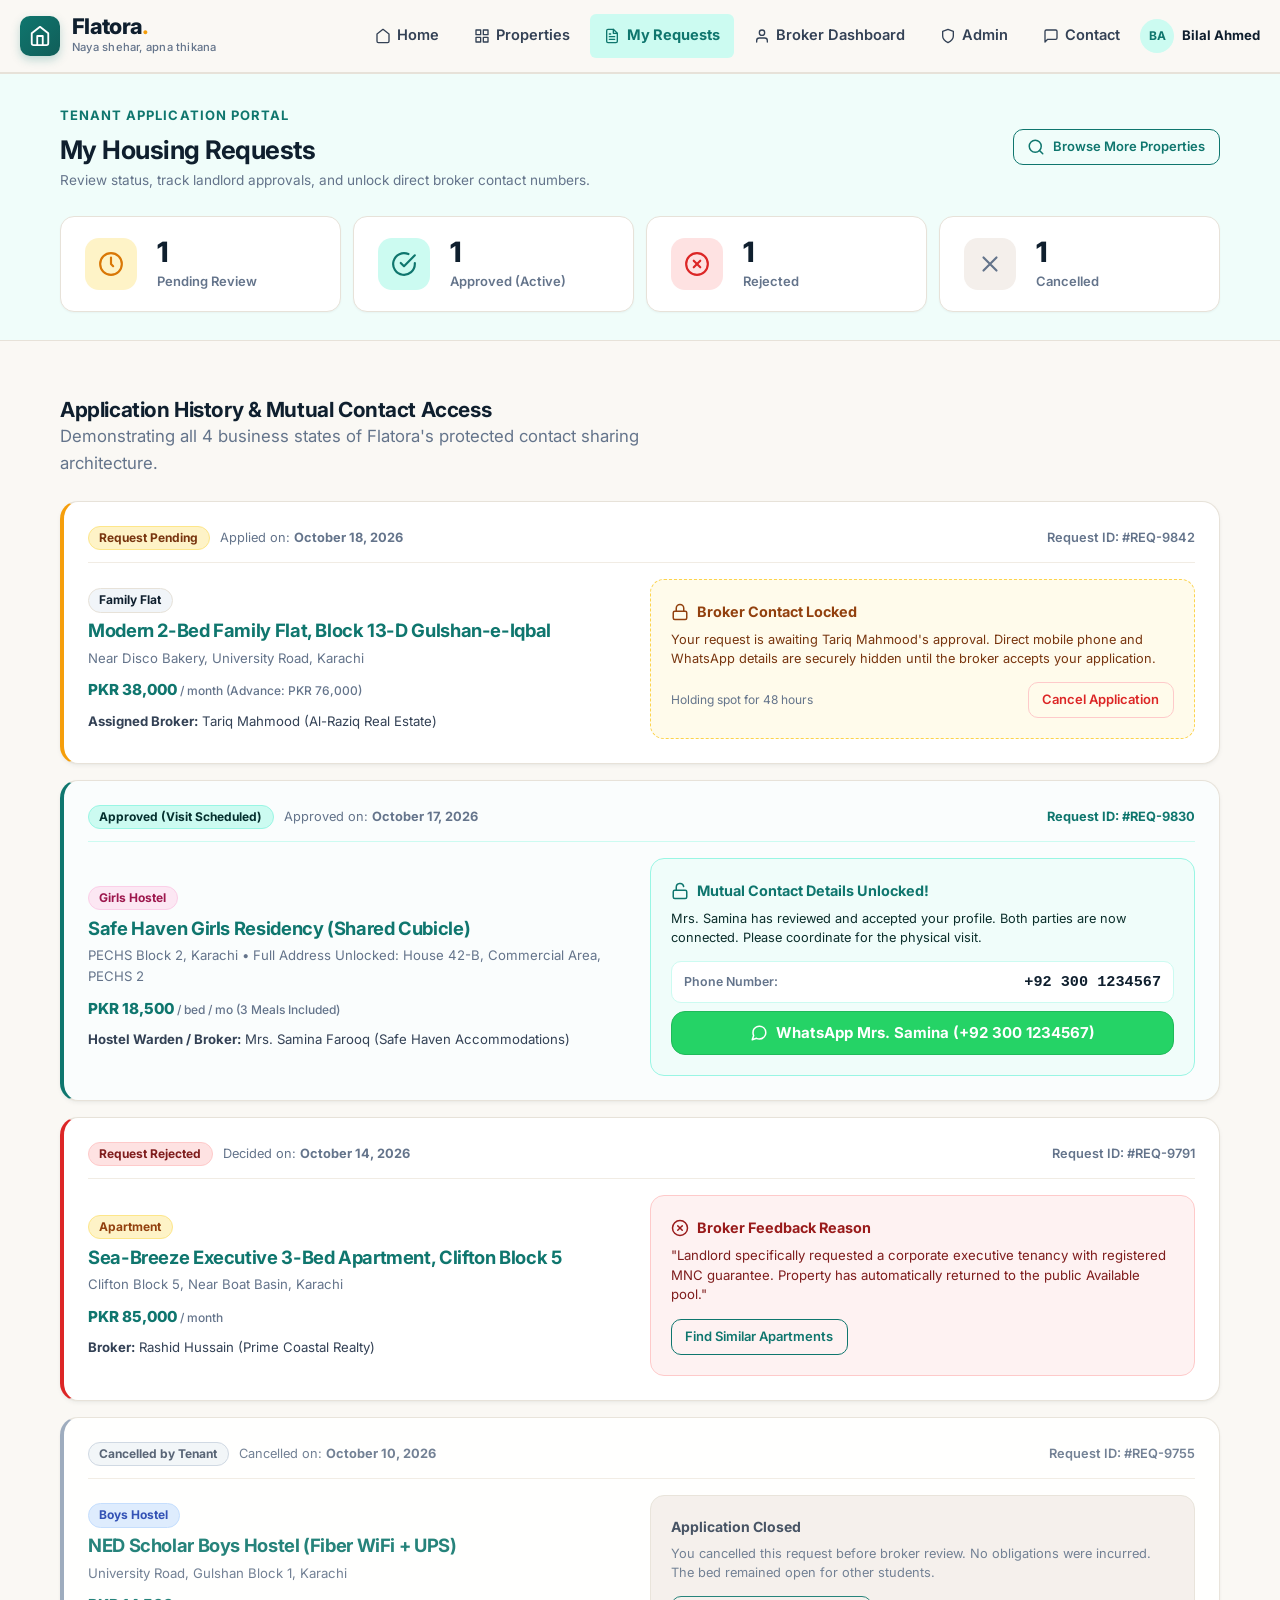
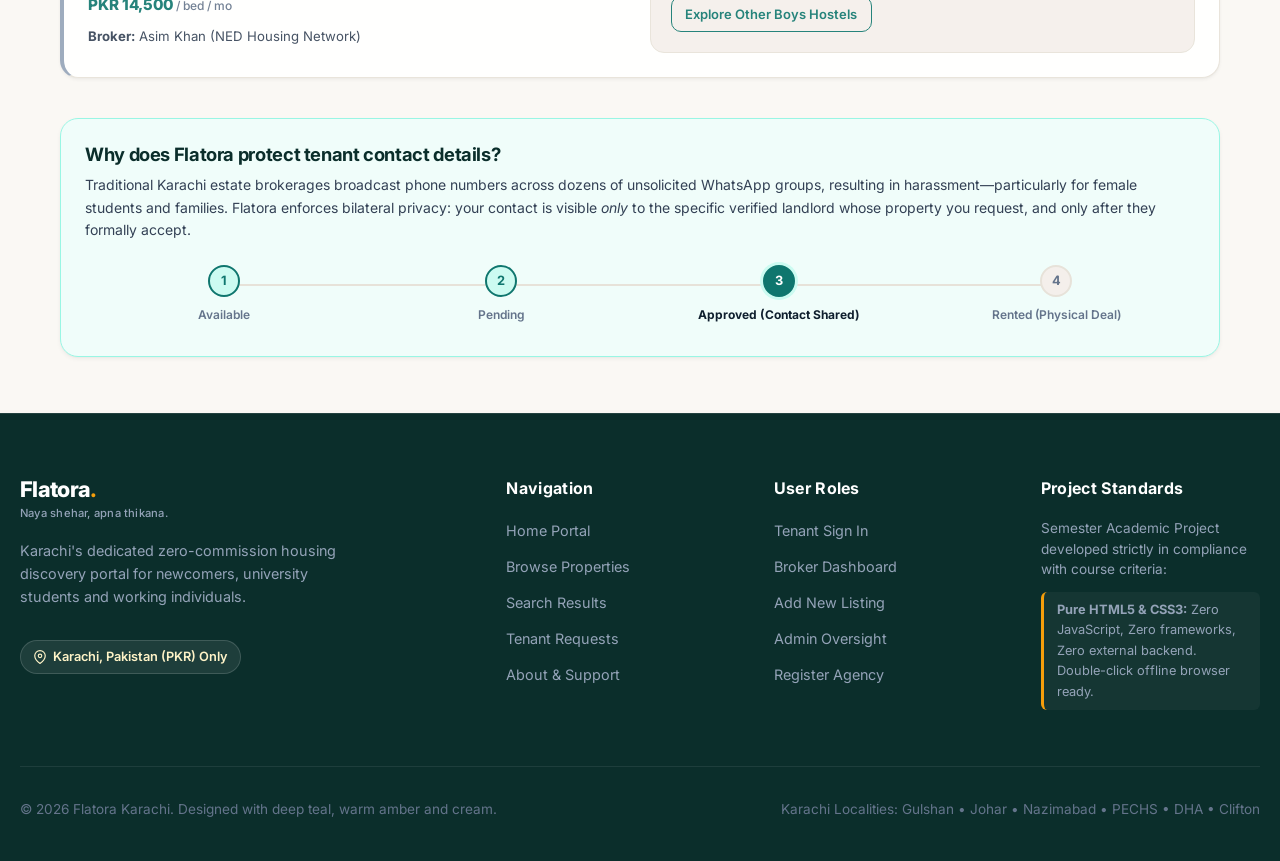
<file: my-requests.html>
<!DOCTYPE html>
<html lang="en">
<head>
  <meta charset="UTF-8">
  <meta name="viewport" content="width=device-width, initial-scale=1.0">
  <meta name="description" content="Track your rental applications and hostel booking requests in Karachi. Contact numbers are unlocked upon broker approval.">
  <title>My Requests - Tenant Applications | Flatora</title>
  
  <link rel="preconnect" href="https://fonts.googleapis.com">
  <link rel="preconnect" href="https://fonts.gstatic.com" crossorigin>
  <link href="https://fonts.googleapis.com/css2?family=Inter:wght@400;500;600;700;800&display=swap" rel="stylesheet">
  
  <link rel="stylesheet" href="css/style.css">
</head>
<body>

  <!-- ========================================================================
       GLOBAL HEADER & NAVBAR
       ======================================================================== -->
  <header class="site-header">
    <div class="container-wide">
      <nav class="navbar" aria-label="Main Navigation">
        
        <a href="index.html" class="brand" aria-label="Flatora Homepage">
          <div class="brand-icon">
            <svg viewBox="0 0 24 24" fill="none" stroke="currentColor" stroke-width="2" stroke-linecap="round" stroke-linejoin="round" aria-hidden="true">
              <path d="M3 9l9-7 9 7v11a2 2 0 0 1-2 2H5a2 2 0 0 1-2-2z"></path>
              <polyline points="9 22 9 12 15 12 15 22"></polyline>
            </svg>
          </div>
          <div class="brand-text">
            <span class="brand-name">Flatora<span>.</span></span>
            <span class="brand-tagline">Naya shehar, apna thikana</span>
          </div>
        </a>

        <!-- Pure CSS Hamburger Checkbox Toggle -->
        <input type="checkbox" id="nav-toggle" class="nav-toggle-input" aria-label="Toggle navigation menu">
        <label for="nav-toggle" class="nav-toggle-label" title="Toggle navigation menu">
          <svg viewBox="0 0 24 24" width="24" height="24" fill="none" stroke="currentColor" stroke-width="2" stroke-linecap="round" stroke-linejoin="round" aria-hidden="true">
            <line x1="3" y1="12" x2="21" y2="12"></line>
            <line x1="3" y1="6" x2="21" y2="6"></line>
            <line x1="3" y1="18" x2="21" y2="18"></line>
          </svg>
        </label>

        <!-- Navbar Menu Links -->
        <div class="nav-menu">
          <a href="index.html" class="nav-link">
            <svg viewBox="0 0 24 24" width="16" height="16" fill="none" stroke="currentColor" stroke-width="2" stroke-linecap="round" stroke-linejoin="round" aria-hidden="true"><path d="M3 9l9-7 9 7v11a2 2 0 0 1-2 2H5a2 2 0 0 1-2-2z"></path></svg>
            Home
          </a>
          <a href="listings.html" class="nav-link">
            <svg viewBox="0 0 24 24" width="16" height="16" fill="none" stroke="currentColor" stroke-width="2" stroke-linecap="round" stroke-linejoin="round" aria-hidden="true">
              <rect x="3" y="3" width="7" height="7"></rect>
              <rect x="14" y="3" width="7" height="7"></rect>
              <rect x="14" y="14" width="7" height="7"></rect>
              <rect x="3" y="14" width="7" height="7"></rect>
            </svg>
            Properties
          </a>
          <a href="my-requests.html" class="nav-link active" aria-current="page">
            <svg viewBox="0 0 24 24" width="16" height="16" fill="none" stroke="currentColor" stroke-width="2" stroke-linecap="round" stroke-linejoin="round" aria-hidden="true"><path d="M14 2H6a2 2 0 0 0-2 2v16a2 2 0 0 0 2 2h12a2 2 0 0 0 2-2V8z"></path><polyline points="14 2 14 8 20 8"></polyline><line x1="16" y1="13" x2="8" y2="13"></line><line x1="16" y1="17" x2="8" y2="17"></line><polyline points="10 9 9 9 8 9"></polyline></svg>
            My Requests
          </a>
          <a href="broker-dashboard.html" class="nav-link">
            <svg viewBox="0 0 24 24" width="16" height="16" fill="none" stroke="currentColor" stroke-width="2" stroke-linecap="round" stroke-linejoin="round" aria-hidden="true"><path d="M20 21v-2a4 4 0 0 0-4-4H8a4 4 0 0 0-4 4v2"></path><circle cx="12" cy="7" r="4"></circle></svg>
            Broker Dashboard
          </a>
          <a href="admin-dashboard.html" class="nav-link">
            <svg viewBox="0 0 24 24" width="16" height="16" fill="none" stroke="currentColor" stroke-width="2" stroke-linecap="round" stroke-linejoin="round" aria-hidden="true"><path d="M12 22s8-4 8-10V5l-8-3-8 3v7c0 6 8 10 8 10z"></path></svg>
            Admin
          </a>
          <a href="contact.html" class="nav-link">
            <svg viewBox="0 0 24 24" width="16" height="16" fill="none" stroke="currentColor" stroke-width="2" stroke-linecap="round" stroke-linejoin="round" aria-hidden="true"><path d="M21 15a2 2 0 0 1-2 2H7l-4 4V5a2 2 0 0 1 2-2h14a2 2 0 0 1 2 2z"></path></svg>
            Contact
          </a>

          <div class="nav-actions">
            <div style="display: flex; align-items: center; gap: 0.5rem;">
              <div class="broker-avatar" style="width: 34px; height: 34px; background: var(--teal-soft); color: var(--primary-teal);">BA</div>
              <span style="font-size: 0.825rem; font-weight: 700; color: var(--ink-heading);">Bilal Ahmed</span>
            </div>
          </div>
        </div>

      </nav>
    </div>
  </header>

  <!-- ========================================================================
       MAIN CONTENT: TENANT MY REQUESTS
       ======================================================================== -->
  <main class="page-wrapper fade-in-up">
    
    <!-- Top Summary Banner -->
    <section class="section-tint" style="padding: 1.75rem 0;">
      <div class="container">
        
        <div class="flex items-center justify-between" style="flex-wrap: wrap; gap: 1rem;">
          <div>
            <span class="section-eyebrow">Tenant Application Portal</span>
            <h1 style="font-size: 1.6rem; margin-bottom: 0.25rem;">My Housing Requests</h1>
            <p style="font-size: 0.85rem; color: var(--muted-text);">
              Review status, track landlord approvals, and unlock direct broker contact numbers.
            </p>
          </div>
          <a href="listings.html" class="btn btn-outline btn-sm">
            <svg viewBox="0 0 24 24" width="16" height="16" fill="none" stroke="currentColor" stroke-width="2" stroke-linecap="round" stroke-linejoin="round" aria-hidden="true"><circle cx="11" cy="11" r="8"></circle><line x1="21" y1="21" x2="16.65" y2="16.65"></line></svg>
            Browse More Properties
          </a>
        </div>

        <!-- 4 Stat Counters for the 4 Lifecycle States -->
        <div class="grid grid-cols-4 gap-3" style="margin-top: 1.5rem;">
          <div class="stat-card">
            <div class="stat-icon stat-icon-amber">
              <svg viewBox="0 0 24 24" fill="none" stroke="currentColor" stroke-width="2" stroke-linecap="round" stroke-linejoin="round" aria-hidden="true"><circle cx="12" cy="12" r="10"></circle><polyline points="12 6 12 12 14 14"></polyline></svg>
            </div>
            <div>
              <div class="stat-value">1</div>
              <div class="stat-label">Pending Review</div>
            </div>
          </div>

          <div class="stat-card">
            <div class="stat-icon stat-icon-teal">
              <svg viewBox="0 0 24 24" fill="none" stroke="currentColor" stroke-width="2" stroke-linecap="round" stroke-linejoin="round" aria-hidden="true"><path d="M22 11.08V12a10 10 0 1 1-5.93-9.14"></path><polyline points="22 4 12 14.01 9 11.01"></polyline></svg>
            </div>
            <div>
              <div class="stat-value">1</div>
              <div class="stat-label">Approved (Active)</div>
            </div>
          </div>

          <div class="stat-card">
            <div class="stat-icon" style="background: #FEE2E2; color: #DC2626;">
              <svg viewBox="0 0 24 24" fill="none" stroke="currentColor" stroke-width="2" stroke-linecap="round" stroke-linejoin="round" aria-hidden="true"><circle cx="12" cy="12" r="10"></circle><line x1="15" y1="9" x2="9" y2="15"></line><line x1="9" y1="9" x2="15" y2="15"></line></svg>
            </div>
            <div>
              <div class="stat-value">1</div>
              <div class="stat-label">Rejected</div>
            </div>
          </div>

          <div class="stat-card">
            <div class="stat-icon" style="background: var(--surface-alt); color: var(--muted-text);">
              <svg viewBox="0 0 24 24" fill="none" stroke="currentColor" stroke-width="2" stroke-linecap="round" stroke-linejoin="round" aria-hidden="true"><path d="M18 6L6 18M6 6l12 12"></path></svg>
            </div>
            <div>
              <div class="stat-value">1</div>
              <div class="stat-label">Cancelled</div>
            </div>
          </div>
        </div>

      </div>
    </section>

    <!-- SECTION: THE 4 REQUEST CARDS (ONE FOR EACH STATUS) -->
    <section class="section">
      <div class="container">
        
        <div class="section-header text-left" style="margin-bottom: 1.5rem;">
          <h2 style="font-size: 1.3rem;">Application History & Mutual Contact Access</h2>
          <p class="section-subtitle">Demonstrating all 4 business states of Flatora's protected contact sharing architecture.</p>
        </div>

        <div class="flex flex-col gap-4">
          
          <!-- ==============================================================
               CARD 1: STATUS = PENDING (Contact Locked)
               ============================================================== -->
          <div class="card" style="border-left: 4px solid var(--accent-amber);">
            <div class="flex items-center justify-between" style="flex-wrap: wrap; gap: 0.75rem; margin-bottom: 1rem; border-bottom: 1px solid var(--border-light); padding-bottom: 0.75rem;">
              <div style="display: flex; align-items: center; gap: 0.65rem;">
                <span class="badge badge-pending">Request Pending</span>
                <span style="font-size: 0.8rem; color: var(--muted-text);">Applied on: <strong>October 18, 2026</strong></span>
              </div>
              <span style="font-size: 0.8rem; font-weight: 600; color: var(--muted-text);">Request ID: #REQ-9842</span>
            </div>

            <div class="grid grid-cols-2 gap-4" style="align-items: center;">
              <div>
                <span class="badge badge-flat" style="margin-bottom: 0.4rem;">Family Flat</span>
                <h3 style="font-size: 1.15rem; margin-bottom: 0.35rem;">
                  <a href="property-details.html">Modern 2-Bed Family Flat, Block 13-D Gulshan-e-Iqbal</a>
                </h3>
                <div style="font-size: 0.825rem; color: var(--muted-text); margin-bottom: 0.6rem;">
                  Near Disco Bakery, University Road, Karachi
                </div>
                <div style="font-size: 0.95rem; font-weight: 800; color: var(--primary-teal);">
                  PKR 38,000 <span style="font-size: 0.75rem; font-weight: 500; color: var(--muted-text);">/ month (Advance: PKR 76,000)</span>
                </div>
                <div style="font-size: 0.825rem; color: var(--body-text); margin-top: 0.5rem;">
                  <strong>Assigned Broker:</strong> Tariq Mahmood (Al-Raziq Real Estate)
                </div>
              </div>

              <!-- Contact Box: LOCKED -->
              <div style="background-color: #FFFBEB; border: 1px dashed var(--amber-border); border-radius: var(--radius-md); padding: 1.25rem;">
                <div style="display: flex; align-items: center; gap: 0.5rem; color: #92400E; font-weight: 700; margin-bottom: 0.4rem; font-size: 0.9rem;">
                  <svg viewBox="0 0 24 24" width="18" height="18" fill="none" stroke="currentColor" stroke-width="2" stroke-linecap="round" stroke-linejoin="round" aria-hidden="true"><rect x="3" y="11" width="18" height="11" rx="2" ry="2"></rect><path d="M7 11V7a5 5 0 0 1 10 0v4"></path></svg>
                  <span>Broker Contact Locked</span>
                </div>
                <p style="font-size: 0.8rem; color: #78350F; line-height: 1.5; margin-bottom: 0.85rem;">
                  Your request is awaiting Tariq Mahmood's approval. Direct mobile phone and WhatsApp details are securely hidden until the broker accepts your application.
                </p>
                <div class="flex items-center justify-between" style="flex-wrap: wrap; gap: 0.5rem;">
                  <span style="font-size: 0.75rem; color: var(--muted-text);">Holding spot for 48 hours</span>
                  <a href="#" class="btn btn-danger-outline btn-sm">Cancel Application</a>
                </div>
              </div>
            </div>
          </div>

          <!-- ==============================================================
               CARD 2: STATUS = APPROVED (Contact Unlocked & WhatsApp Active)
               ============================================================== -->
          <div class="card" style="border-left: 4px solid var(--primary-teal); background: #FAFDFD;">
            <div class="flex items-center justify-between" style="flex-wrap: wrap; gap: 0.75rem; margin-bottom: 1rem; border-bottom: 1px solid #CCFBF1; padding-bottom: 0.75rem;">
              <div style="display: flex; align-items: center; gap: 0.65rem;">
                <span class="badge badge-approved">Approved (Visit Scheduled)</span>
                <span style="font-size: 0.8rem; color: var(--muted-text);">Approved on: <strong>October 17, 2026</strong></span>
              </div>
              <span style="font-size: 0.8rem; font-weight: 700; color: var(--primary-teal);">Request ID: #REQ-9830</span>
            </div>

            <div class="grid grid-cols-2 gap-4" style="align-items: center;">
              <div>
                <span class="badge badge-girls" style="margin-bottom: 0.4rem;">Girls Hostel</span>
                <h3 style="font-size: 1.15rem; margin-bottom: 0.35rem;">
                  <a href="property-details.html">Safe Haven Girls Residency (Shared Cubicle)</a>
                </h3>
                <div style="font-size: 0.825rem; color: var(--muted-text); margin-bottom: 0.6rem;">
                  PECHS Block 2, Karachi &bull; Full Address Unlocked: House 42-B, Commercial Area, PECHS 2
                </div>
                <div style="font-size: 0.95rem; font-weight: 800; color: var(--primary-teal);">
                  PKR 18,500 <span style="font-size: 0.75rem; font-weight: 500; color: var(--muted-text);">/ bed / mo (3 Meals Included)</span>
                </div>
                <div style="font-size: 0.825rem; color: var(--body-text); margin-top: 0.5rem;">
                  <strong>Hostel Warden / Broker:</strong> Mrs. Samina Farooq (Safe Haven Accommodations)
                </div>
              </div>

              <!-- Contact Box: UNLOCKED WITH WHATSAPP -->
              <div style="background-color: var(--teal-tint); border: 1px solid #99F6E4; border-radius: var(--radius-md); padding: 1.25rem;">
                <div style="display: flex; align-items: center; gap: 0.5rem; color: var(--primary-teal); font-weight: 700; margin-bottom: 0.4rem; font-size: 0.9rem;">
                  <svg viewBox="0 0 24 24" width="18" height="18" fill="none" stroke="currentColor" stroke-width="2" stroke-linecap="round" stroke-linejoin="round" aria-hidden="true"><rect x="3" y="11" width="18" height="11" rx="2" ry="2"></rect><path d="M7 11V7a5 5 0 0 1 9.9-1"></path></svg>
                  <span>Mutual Contact Details Unlocked!</span>
                </div>
                
                <p style="font-size: 0.8rem; color: var(--deep-teal); line-height: 1.5; margin-bottom: 0.85rem;">
                  Mrs. Samina has reviewed and accepted your profile. Both parties are now connected. Please coordinate for the physical visit.
                </p>

                <div style="display: flex; flex-direction: column; gap: 0.5rem;">
                  <!-- Phone Number Display -->
                  <div style="display: flex; align-items: center; justify-content: space-between; background: #FFFFFF; padding: 0.5rem 0.75rem; border-radius: var(--radius-sm); border: 1px solid #CCFBF1;">
                    <span style="font-size: 0.775rem; color: var(--muted-text); font-weight: 600;">Phone Number:</span>
                    <strong style="color: var(--ink-heading); font-family: var(--font-mono); font-size: 0.95rem;">+92 300 1234567</strong>
                  </div>

                  <!-- Direct WhatsApp Button (Styled with brand green #25D366) -->
                  <a href="https://wa.me/923001234567" target="_blank" class="btn" style="background-color: #25D366; color: #FFFFFF !important; font-weight: 700; border-color: #20BA5A;" title="Open WhatsApp chat">
                    <svg viewBox="0 0 24 24" width="18" height="18" fill="none" stroke="currentColor" stroke-width="2" stroke-linecap="round" stroke-linejoin="round" aria-hidden="true">
                      <path d="M21 11.5a8.38 8.38 0 0 1-.9 3.8 8.5 8.5 0 0 1-7.6 4.7 8.38 8.38 0 0 1-3.8-.9L3 21l1.9-5.7a8.38 8.38 0 0 1-.9-3.8 8.5 8.5 0 0 1 4.7-7.6 8.38 8.38 0 0 1 3.8-.9h.5a8.48 8.48 0 0 1 8 8v.5z"></path>
                    </svg>
                    WhatsApp Mrs. Samina (+92 300 1234567)
                  </a>
                </div>
              </div>
            </div>
          </div>

          <!-- ==============================================================
               CARD 3: STATUS = REJECTED (With Reason)
               ============================================================== -->
          <div class="card" style="border-left: 4px solid var(--status-rejected);">
            <div class="flex items-center justify-between" style="flex-wrap: wrap; gap: 0.75rem; margin-bottom: 1rem; border-bottom: 1px solid var(--border-light); padding-bottom: 0.75rem;">
              <div style="display: flex; align-items: center; gap: 0.65rem;">
                <span class="badge badge-rejected">Request Rejected</span>
                <span style="font-size: 0.8rem; color: var(--muted-text);">Decided on: <strong>October 14, 2026</strong></span>
              </div>
              <span style="font-size: 0.8rem; font-weight: 600; color: var(--muted-text);">Request ID: #REQ-9791</span>
            </div>

            <div class="grid grid-cols-2 gap-4" style="align-items: center;">
              <div>
                <span class="badge badge-apartment" style="margin-bottom: 0.4rem;">Apartment</span>
                <h3 style="font-size: 1.15rem; margin-bottom: 0.35rem;">
                  <a href="property-details.html">Sea-Breeze Executive 3-Bed Apartment, Clifton Block 5</a>
                </h3>
                <div style="font-size: 0.825rem; color: var(--muted-text); margin-bottom: 0.6rem;">
                  Clifton Block 5, Near Boat Basin, Karachi
                </div>
                <div style="font-size: 0.95rem; font-weight: 800; color: var(--primary-teal);">
                  PKR 85,000 <span style="font-size: 0.75rem; font-weight: 500; color: var(--muted-text);">/ month</span>
                </div>
                <div style="font-size: 0.825rem; color: var(--body-text); margin-top: 0.5rem;">
                  <strong>Broker:</strong> Rashid Hussain (Prime Coastal Realty)
                </div>
              </div>

              <!-- Rejection Notice & Status Reset -->
              <div style="background-color: #FEF2F2; border: 1px solid #FECACA; border-radius: var(--radius-md); padding: 1.25rem;">
                <div style="display: flex; align-items: center; gap: 0.5rem; color: #991B1B; font-weight: 700; margin-bottom: 0.4rem; font-size: 0.9rem;">
                  <svg viewBox="0 0 24 24" width="18" height="18" fill="none" stroke="currentColor" stroke-width="2" stroke-linecap="round" stroke-linejoin="round" aria-hidden="true"><circle cx="12" cy="12" r="10"></circle><line x1="15" y1="9" x2="9" y2="15"></line><line x1="9" y1="9" x2="15" y2="15"></line></svg>
                  <span>Broker Feedback Reason</span>
                </div>
                <p style="font-size: 0.825rem; color: #7F1D1D; line-height: 1.5; margin-bottom: 0.85rem;">
                  "Landlord specifically requested a corporate executive tenancy with registered MNC guarantee. Property has automatically returned to the public Available pool."
                </p>
                <a href="listings.html" class="btn btn-outline btn-sm">Find Similar Apartments</a>
              </div>
            </div>
          </div>

          <!-- ==============================================================
               CARD 4: STATUS = CANCELLED (By Tenant)
               ============================================================== -->
          <div class="card" style="border-left: 4px solid var(--status-cancelled); opacity: 0.9;">
            <div class="flex items-center justify-between" style="flex-wrap: wrap; gap: 0.75rem; margin-bottom: 1rem; border-bottom: 1px solid var(--border-light); padding-bottom: 0.75rem;">
              <div style="display: flex; align-items: center; gap: 0.65rem;">
                <span class="badge badge-cancelled">Cancelled by Tenant</span>
                <span style="font-size: 0.8rem; color: var(--muted-text);">Cancelled on: <strong>October 10, 2026</strong></span>
              </div>
              <span style="font-size: 0.8rem; font-weight: 600; color: var(--muted-text);">Request ID: #REQ-9755</span>
            </div>

            <div class="grid grid-cols-2 gap-4" style="align-items: center;">
              <div>
                <span class="badge badge-boys" style="margin-bottom: 0.4rem;">Boys Hostel</span>
                <h3 style="font-size: 1.15rem; margin-bottom: 0.35rem;">
                  <a href="property-details.html">NED Scholar Boys Hostel (Fiber WiFi + UPS)</a>
                </h3>
                <div style="font-size: 0.825rem; color: var(--muted-text); margin-bottom: 0.6rem;">
                  University Road, Gulshan Block 1, Karachi
                </div>
                <div style="font-size: 0.95rem; font-weight: 800; color: var(--primary-teal);">
                  PKR 14,500 <span style="font-size: 0.75rem; font-weight: 500; color: var(--muted-text);">/ bed / mo</span>
                </div>
                <div style="font-size: 0.825rem; color: var(--body-text); margin-top: 0.5rem;">
                  <strong>Broker:</strong> Asim Khan (NED Housing Network)
                </div>
              </div>

              <div style="background-color: var(--surface-alt); border: 1px solid var(--border-color); border-radius: var(--radius-md); padding: 1.25rem;">
                <div style="font-weight: 700; color: var(--body-text); margin-bottom: 0.35rem; font-size: 0.875rem;">
                  Application Closed
                </div>
                <p style="font-size: 0.8rem; color: var(--muted-text); line-height: 1.5; margin-bottom: 0.85rem;">
                  You cancelled this request before broker review. No obligations were incurred. The bed remained open for other students.
                </p>
                <a href="listings.html?type=boys-hostel" class="btn btn-outline btn-sm">Explore Other Boys Hostels</a>
              </div>
            </div>
          </div>

        </div>

        <!-- Educational Step Diagram Section -->
        <div class="card" style="margin-top: 2.5rem; background: var(--teal-tint); border-color: #99F6E4;">
          <h3 style="font-size: 1.15rem; color: var(--deep-teal); margin-bottom: 0.5rem;">
            Why does Flatora protect tenant contact details?
          </h3>
          <p style="font-size: 0.875rem; color: var(--body-text); line-height: 1.6; margin-bottom: 1rem;">
            Traditional Karachi estate brokerages broadcast phone numbers across dozens of unsolicited WhatsApp groups, resulting in harassment—particularly for female students and families. Flatora enforces bilateral privacy: your contact is visible <em>only</em> to the specific verified landlord whose property you request, and only after they formally accept.
          </p>
          <div class="status-flow-stepper" style="padding: 0.5rem 0;">
            <div class="flow-line"></div>
            <div class="flow-step completed"><div class="flow-step-circle">1</div><span class="flow-step-label">Available</span></div>
            <div class="flow-step completed"><div class="flow-step-circle">2</div><span class="flow-step-label">Pending</span></div>
            <div class="flow-step active"><div class="flow-step-circle">3</div><span class="flow-step-label">Approved (Contact Shared)</span></div>
            <div class="flow-step"><div class="flow-step-circle">4</div><span class="flow-step-label">Rented (Physical Deal)</span></div>
          </div>
        </div>

      </div>
    </section>

  </main>

  <!-- ========================================================================
       GLOBAL SITE FOOTER
       ======================================================================== -->
  <footer class="site-footer">
    <div class="container-wide">
      
      <div class="footer-top">
        <div class="footer-brand">
          <div class="brand-text">
            <span class="brand-name">Flatora<span>.</span></span>
            <span class="brand-tagline">Naya shehar, apna thikana.</span>
          </div>
          <p class="footer-desc">
            Karachi's dedicated zero-commission housing discovery portal for newcomers, university students and working individuals.
          </p>
          <div class="footer-city-pill">
            <svg viewBox="0 0 24 24" width="14" height="14" fill="none" stroke="currentColor" stroke-width="2" stroke-linecap="round" stroke-linejoin="round" aria-hidden="true"><path d="M21 10c0 7-9 13-9 13s-9-6-9-13a9 9 0 0 1 18 0z"></path><circle cx="12" cy="10" r="3"></circle></svg>
            Karachi, Pakistan (PKR) Only
          </div>
        </div>

        <div>
          <h4 class="footer-col-title">Navigation</h4>
          <ul class="footer-links">
            <li><a href="index.html" class="footer-link">Home Portal</a></li>
            <li><a href="listings.html" class="footer-link">Browse Properties</a></li>
            <li><a href="search-results.html" class="footer-link">Search Results</a></li>
            <li><a href="my-requests.html" class="footer-link">Tenant Requests</a></li>
            <li><a href="contact.html" class="footer-link">About & Support</a></li>
          </ul>
        </div>

        <div>
          <h4 class="footer-col-title">User Roles</h4>
          <ul class="footer-links">
            <li><a href="login.html" class="footer-link">Tenant Sign In</a></li>
            <li><a href="broker-dashboard.html" class="footer-link">Broker Dashboard</a></li>
            <li><a href="add-property.html" class="footer-link">Add New Listing</a></li>
            <li><a href="admin-dashboard.html" class="footer-link">Admin Oversight</a></li>
            <li><a href="login.html" class="footer-link">Register Agency</a></li>
          </ul>
        </div>

        <div>
          <h4 class="footer-col-title">Project Standards</h4>
          <p style="font-size: 0.85rem; color: #94A3B8; line-height: 1.5; margin-bottom: 0.75rem;">
            Semester Academic Project developed strictly in compliance with course criteria:
          </p>
          <div class="footer-disclaimer">
            <strong>Pure HTML5 & CSS3:</strong> Zero JavaScript, Zero frameworks, Zero external backend. Double-click offline browser ready.
          </div>
        </div>
      </div>

      <div class="footer-bottom">
        <div>
          &copy; 2026 Flatora Karachi. Designed with deep teal, warm amber and cream.
        </div>
        <div>
          <span>Karachi Localities: Gulshan &bull; Johar &bull; Nazimabad &bull; PECHS &bull; DHA &bull; Clifton</span>
        </div>
      </div>

    </div>
  </footer>

</body>
</html>
</file>
<file: css/style.css>
/* ==========================================================================
   FLATORA - MASTER STYLESHEET
   "Naya shehar, apna thikana." - Karachi, Pakistan
   Semester Project: Pure HTML & CSS Prototype (Zero JavaScript)
   ========================================================================== */

/* --------------------------------------------------------------------------
   1. CSS VARIABLES & COLOR PALETTE (60-30-10 Rule)
   60% Warm Cream/White, 30% Teal/Deep Teal, 10% Warm Amber Accent
   -------------------------------------------------------------------------- */
:root {
  /* Primary Teal Palette (30%) */
  --primary-teal: #0F766E;
  --teal-hover: #115E59;
  --teal-active: #0D4E49;
  --teal-soft: #CCFBF1;
  --teal-tint: #F0FDFA;
  --deep-teal: #0B2E2B;
  --deep-teal-hover: #13423E;

  /* Accent Amber Palette (10%) - Accent only, never default button */
  --accent-amber: #F59E0B;
  --amber-hover: #D97706;
  --amber-soft: #FEF3C7;
  --amber-border: #FCD34D;

  /* Neutral Typography & Surface Palette (60%) */
  --ink-heading: #0F1F2E;
  --body-text: #334155;
  --muted-text: #64748B;
  --bg-cream: #FAF8F4;
  --card-surface: #FFFFFF;
  --surface-alt: #F4EFEB;
  --border-color: #E7E2D9;
  --border-light: #F1ECE4;

  /* Hostel Category Tags */
  --boys-hostel: #2563EB;
  --boys-hostel-soft: #DBEAFE;
  --girls-hostel: #DB2777;
  --girls-hostel-soft: #FCE7F3;

  /* Status Badges */
  --status-available: #16A34A;
  --status-available-soft: #DCFCE7;
  --status-pending: #D97706;
  --status-pending-soft: #FEF3C7;
  --status-approved: #0F766E;
  --status-approved-soft: #CCFBF1;
  --status-rented: #475569;
  --status-rented-soft: #F1F5F9;
  --status-rejected: #DC2626;
  --status-rejected-soft: #FEE2E2;
  --status-cancelled: #94A3B8;
  --status-cancelled-soft: #F1F5F9;

  /* Typography */
  --font-sans: 'Inter', -apple-system, BlinkMacSystemFont, 'Segoe UI', Roboto, Helvetica, Arial, sans-serif;
  --font-mono: ui-monospace, SFMono-Regular, Menlo, Monaco, Consolas, monospace;

  /* Elevation / Soft Layered Shadows */
  --shadow-xs: 0 1px 2px rgba(15, 31, 46, 0.04);
  --shadow-sm: 0 2px 4px rgba(15, 31, 46, 0.05), 0 1px 2px rgba(15, 31, 46, 0.03);
  --shadow-md: 0 6px 16px -2px rgba(15, 31, 46, 0.07), 0 2px 6px -1px rgba(15, 31, 46, 0.04);
  --shadow-lg: 0 14px 28px -4px rgba(15, 31, 46, 0.08), 0 6px 12px -2px rgba(15, 31, 46, 0.04);
  --shadow-xl: 0 24px 38px -6px rgba(15, 31, 46, 0.10), 0 10px 18px -4px rgba(15, 31, 46, 0.05);

  /* Border Radii (12px to 18px standard) */
  --radius-xs: 6px;
  --radius-sm: 10px;
  --radius-md: 14px;
  --radius-lg: 18px;
  --radius-xl: 24px;
  --radius-pill: 9999px;

  /* Standard Transitions */
  --transition-fast: 0.15s ease-in-out;
  --transition: 0.2s ease-in-out;
  --transition-slow: 0.35s cubic-bezier(0.16, 1, 0.3, 1);
}

/* --------------------------------------------------------------------------
   2. RESET & BASE TYPOGRAPHY
   -------------------------------------------------------------------------- */
*, *::before, *::after {
  box-sizing: border-box;
  margin: 0;
  padding: 0;
}

html {
  font-size: 16px;
  scroll-behavior: smooth;
  -webkit-text-size-adjust: 100%;
}

body {
  font-family: var(--font-sans);
  background-color: var(--bg-cream);
  color: var(--body-text);
  line-height: 1.6;
  min-height: 100vh;
  display: flex;
  flex-direction: column;
  -webkit-font-smoothing: antialiased;
  -moz-osx-font-smoothing: grayscale;
}

/* Accessible focus styling */
:focus-visible {
  outline: 2px solid var(--primary-teal);
  outline-offset: 3px;
}

/* Headings */
h1, h2, h3, h4, h5, h6 {
  color: var(--ink-heading);
  font-weight: 700;
  line-height: 1.25;
  letter-spacing: -0.02em;
}

h1 { font-size: clamp(2rem, 4vw, 2.75rem); }
h2 { font-size: clamp(1.5rem, 3vw, 2rem); }
h3 { font-size: clamp(1.25rem, 2.5vw, 1.5rem); }
h4 { font-size: 1.15rem; }
h5 { font-size: 1rem; }
h6 { font-size: 0.875rem; text-transform: uppercase; letter-spacing: 0.05em; }

p {
  margin-bottom: 0.75rem;
}

p:last-child {
  margin-bottom: 0;
}

a {
  color: var(--primary-teal);
  text-decoration: none;
  transition: color var(--transition);
}

a:hover {
  color: var(--teal-hover);
}

img, svg {
  display: block;
  max-width: 100%;
  height: auto;
}

/* Image fallback placeholder styling */
img {
  background-color: var(--surface-alt);
  background-image: linear-gradient(135deg, var(--teal-tint) 0%, var(--surface-alt) 100%);
}

ul, ol {
  list-style: none;
}

/* --------------------------------------------------------------------------
   3. LAYOUT, CONTAINERS & GRID SYSTEM
   -------------------------------------------------------------------------- */
.page-wrapper {
  flex: 1 0 auto;
  display: flex;
  flex-direction: column;
}

.container {
  width: 100%;
  max-width: 1200px;
  margin-left: auto;
  margin-right: auto;
  padding-left: 1.25rem;
  padding-right: 1.25rem;
}

.container-wide {
  width: 100%;
  max-width: 1360px;
  margin-left: auto;
  margin-right: auto;
  padding-left: 1.25rem;
  padding-right: 1.25rem;
}

.container-narrow {
  width: 100%;
  max-width: 860px;
  margin-left: auto;
  margin-right: auto;
  padding-left: 1.25rem;
  padding-right: 1.25rem;
}

.section {
  padding-top: 3.5rem;
  padding-bottom: 3.5rem;
}

.section-tint {
  background-color: var(--teal-tint);
  border-top: 1px solid var(--border-color);
  border-bottom: 1px solid var(--border-color);
}

.section-alt {
  background-color: #FAF4EB;
  border-top: 1px solid var(--border-color);
  border-bottom: 1px solid var(--border-color);
}

.section-header {
  margin-bottom: 2.25rem;
  text-align: center;
}

.section-header.text-left {
  text-align: left;
}

.section-eyebrow {
  display: inline-block;
  font-size: 0.8125rem;
  font-weight: 700;
  color: var(--primary-teal);
  text-transform: uppercase;
  letter-spacing: 0.08em;
  margin-bottom: 0.5rem;
}

.section-title {
  margin-bottom: 0.75rem;
}

.section-subtitle {
  color: var(--muted-text);
  font-size: 1.05rem;
  max-width: 650px;
  margin-left: auto;
  margin-right: auto;
}

.section-header.text-left .section-subtitle {
  margin-left: 0;
}

/* Grid Layouts */
.grid {
  display: grid;
  gap: 1.5rem;
}

.grid-cols-2 { grid-template-columns: repeat(2, minmax(0, 1fr)); }
.grid-cols-3 { grid-template-columns: repeat(3, minmax(0, 1fr)); }
.grid-cols-4 { grid-template-columns: repeat(4, minmax(0, 1fr)); }

.flex { display: flex; }
.flex-col { flex-direction: column; }
.items-center { align-items: center; }
.justify-between { justify-content: space-between; }
.justify-center { justify-content: center; }
.gap-1 { gap: 0.25rem; }
.gap-2 { gap: 0.5rem; }
.gap-3 { gap: 0.75rem; }
.gap-4 { gap: 1rem; }
.gap-6 { gap: 1.5rem; }

/* --------------------------------------------------------------------------
   4. NAVBAR & MOBILE CSS HAMBURGER MENU
   Pure CSS checkbox toggle mechanism (#nav-toggle)
   -------------------------------------------------------------------------- */
.site-header {
  position: sticky;
  top: 0;
  z-index: 100;
  background-color: rgba(250, 248, 244, 0.94);
  backdrop-filter: blur(12px);
  -webkit-backdrop-filter: blur(12px);
  border-bottom: 1px solid var(--border-color);
  transition: all var(--transition);
}

.navbar {
  display: flex;
  align-items: center;
  justify-content: space-between;
  height: 72px;
}

.brand {
  display: flex;
  align-items: center;
  gap: 0.75rem;
  text-decoration: none;
  color: var(--ink-heading);
}

.brand-icon {
  width: 40px;
  height: 40px;
  background: linear-gradient(135deg, var(--primary-teal), var(--teal-hover));
  color: #FFFFFF;
  border-radius: var(--radius-sm);
  display: flex;
  align-items: center;
  justify-content: center;
  box-shadow: 0 4px 10px rgba(15, 118, 110, 0.25);
}

.brand-icon svg {
  width: 22px;
  height: 22px;
}

.brand-text {
  display: flex;
  flex-direction: column;
}

.brand-name {
  font-size: 1.35rem;
  font-weight: 800;
  letter-spacing: -0.03em;
  color: var(--ink-heading);
  line-height: 1.1;
}

.brand-name span {
  color: var(--accent-amber);
}

.brand-tagline {
  font-size: 0.7rem;
  font-weight: 500;
  color: var(--muted-text);
  letter-spacing: 0.02em;
}

/* Hidden checkbox toggle for mobile hamburger */
.nav-toggle-input {
  display: none;
}

.nav-toggle-label {
  display: none;
  cursor: pointer;
  width: 44px;
  height: 44px;
  border-radius: var(--radius-xs);
  border: 1px solid var(--border-color);
  background-color: var(--card-surface);
  align-items: center;
  justify-content: center;
  user-select: none;
  color: var(--ink-heading);
  transition: var(--transition);
}

.nav-toggle-label:hover {
  background-color: var(--teal-tint);
  border-color: var(--primary-teal);
}

.nav-menu {
  display: flex;
  align-items: center;
  gap: 0.35rem;
}

.nav-link {
  display: inline-flex;
  align-items: center;
  gap: 0.4rem;
  padding: 0.55rem 0.9rem;
  font-size: 0.9125rem;
  font-weight: 600;
  color: var(--body-text);
  border-radius: var(--radius-xs);
  transition: all var(--transition-fast);
  min-height: 44px;
}

.nav-link:hover {
  color: var(--primary-teal);
  background-color: var(--teal-tint);
}

.nav-link.active {
  color: var(--primary-teal);
  background-color: var(--teal-soft);
  font-weight: 700;
}

.nav-actions {
  display: flex;
  align-items: center;
  gap: 0.75rem;
}

.nav-role-badge {
  font-size: 0.7rem;
  font-weight: 700;
  text-transform: uppercase;
  padding: 0.2rem 0.5rem;
  border-radius: var(--radius-pill);
  background: var(--surface-alt);
  color: var(--muted-text);
  margin-left: 0.25rem;
}

/* --------------------------------------------------------------------------
   5. FOOTER & FOOTER UTILITIES
   Concept: Deep Teal background with warm contrasting elements
   -------------------------------------------------------------------------- */
.site-footer {
  background-color: var(--deep-teal);
  color: #E2E8F0;
  border-top: 1px solid rgba(255, 255, 255, 0.1);
  padding-top: 4rem;
  padding-bottom: 2.5rem;
  margin-top: auto;
}

.footer-top {
  display: grid;
  grid-template-columns: 2fr 1fr 1fr 1fr;
  gap: 3rem;
  margin-bottom: 3.5rem;
}

.footer-brand .brand-name {
  color: #FFFFFF;
}

.footer-brand .brand-tagline {
  color: #94A3B8;
  margin-top: 0.2rem;
}

.footer-desc {
  color: #94A3B8;
  font-size: 0.9rem;
  margin-top: 1rem;
  line-height: 1.6;
  max-width: 320px;
}

.footer-city-pill {
  display: inline-flex;
  align-items: center;
  gap: 0.4rem;
  margin-top: 1.25rem;
  padding: 0.35rem 0.75rem;
  background-color: rgba(255, 255, 255, 0.08);
  border: 1px solid rgba(255, 255, 255, 0.15);
  border-radius: var(--radius-pill);
  font-size: 0.8rem;
  color: var(--amber-soft);
  font-weight: 600;
}

.footer-col-title {
  color: #FFFFFF;
  font-size: 1rem;
  font-weight: 700;
  margin-bottom: 1.25rem;
  letter-spacing: 0.02em;
}

.footer-links {
  display: flex;
  flex-direction: column;
  gap: 0.65rem;
}

.footer-link {
  color: #94A3B8;
  font-size: 0.9rem;
  transition: all var(--transition-fast);
}

.footer-link:hover {
  color: var(--accent-amber);
  padding-left: 4px;
}

.footer-bottom {
  padding-top: 2rem;
  border-top: 1px solid rgba(255, 255, 255, 0.08);
  display: flex;
  align-items: center;
  justify-content: space-between;
  font-size: 0.85rem;
  color: #64748B;
  flex-wrap: wrap;
  gap: 1rem;
}

.footer-disclaimer {
  font-size: 0.8rem;
  color: #94A3B8;
  background: rgba(255, 255, 255, 0.04);
  padding: 0.5rem 0.85rem;
  border-radius: var(--radius-xs);
  border-left: 3px solid var(--accent-amber);
}

/* --------------------------------------------------------------------------
   6. BUTTONS & INTERACTIVE ELEMENTS
   Rules: White text on teal, dark ink text on amber buttons. Amber is accent.
   -------------------------------------------------------------------------- */
.btn {
  display: inline-flex;
  align-items: center;
  justify-content: center;
  gap: 0.5rem;
  font-family: var(--font-sans);
  font-size: 0.9375rem;
  font-weight: 600;
  line-height: 1;
  padding: 0.75rem 1.4rem;
  min-height: 44px;
  border-radius: var(--radius-md);
  border: 1px solid transparent;
  cursor: pointer;
  text-decoration: none;
  transition: all var(--transition);
  user-select: none;
  white-space: nowrap;
}

.btn:active {
  transform: translateY(1px);
}

/* Primary Button: Teal with White text */
.btn-primary {
  background-color: var(--primary-teal);
  color: #FFFFFF !important;
  border-color: var(--primary-teal);
  box-shadow: 0 2px 8px rgba(15, 118, 110, 0.25);
}

.btn-primary:hover {
  background-color: var(--teal-hover);
  border-color: var(--teal-hover);
  color: #FFFFFF !important;
  box-shadow: 0 4px 12px rgba(15, 118, 110, 0.35);
}

/* Accent Button: Amber with Dark Ink text */
.btn-amber {
  background-color: var(--accent-amber);
  color: var(--ink-heading) !important;
  border-color: var(--amber-hover);
  font-weight: 700;
  box-shadow: 0 2px 8px rgba(245, 158, 11, 0.25);
}

.btn-amber:hover {
  background-color: var(--amber-hover);
  border-color: #B45309;
  color: var(--ink-heading) !important;
  box-shadow: 0 4px 12px rgba(245, 158, 11, 0.35);
}

/* Secondary / Soft Button */
.btn-secondary {
  background-color: var(--teal-soft);
  color: var(--teal-active) !important;
  border-color: #99F6E4;
}

.btn-secondary:hover {
  background-color: #A7F3D0;
  color: var(--deep-teal) !important;
}

/* Outline Button */
.btn-outline {
  background-color: transparent;
  color: var(--primary-teal);
  border-color: var(--primary-teal);
}

.btn-outline:hover {
  background-color: var(--teal-tint);
  border-color: var(--teal-hover);
  color: var(--teal-hover);
}

/* Light / Ghost Button */
.btn-ghost {
  background-color: transparent;
  color: var(--body-text);
  border-color: transparent;
}

.btn-ghost:hover {
  background-color: var(--surface-alt);
  color: var(--ink-heading);
}

/* Danger Button */
.btn-danger {
  background-color: #DC2626;
  color: #FFFFFF !important;
  border-color: #B91C1C;
}

.btn-danger:hover {
  background-color: #B91C1C;
}

.btn-danger-outline {
  background-color: transparent;
  color: #DC2626;
  border-color: #FECACA;
}

.btn-danger-outline:hover {
  background-color: #FEE2E2;
  border-color: #DC2626;
}

/* Disabled Visual Button */
.btn-disabled,
.btn[disabled] {
  opacity: 0.6;
  cursor: not-allowed;
  pointer-events: none;
  background-color: #E2E8F0;
  border-color: #CBD5E1;
  color: #64748B !important;
  box-shadow: none !important;
}

/* Button Sizing */
.btn-sm {
  padding: 0.45rem 0.85rem;
  font-size: 0.8125rem;
  min-height: 36px;
  border-radius: var(--radius-sm);
}

.btn-lg {
  padding: 0.95rem 1.85rem;
  font-size: 1.05rem;
  min-height: 52px;
  border-radius: var(--radius-lg);
}

.btn-block {
  width: 100%;
}

.btn svg {
  width: 18px;
  height: 18px;
  flex-shrink: 0;
}

/* --------------------------------------------------------------------------
   7. BADGES & TAGS (Categories & Statuses)
   -------------------------------------------------------------------------- */
.badge {
  display: inline-flex;
  align-items: center;
  gap: 0.35rem;
  font-size: 0.75rem;
  font-weight: 700;
  padding: 0.25rem 0.65rem;
  border-radius: var(--radius-pill);
  line-height: 1.2;
  white-space: nowrap;
}

.badge svg {
  width: 12px;
  height: 12px;
}

/* Status Badges with soft backgrounds and high contrast */
.badge-available {
  background-color: var(--status-available-soft);
  color: #14532D;
  border: 1px solid #BBF7D0;
}

.badge-pending {
  background-color: var(--status-pending-soft);
  color: #78350F;
  border: 1px solid #FDE68A;
}

.badge-approved {
  background-color: var(--status-approved-soft);
  color: #042F2E;
  border: 1px solid #99F6E4;
}

.badge-rented {
  background-color: var(--status-rented-soft);
  color: #334155;
  border: 1px solid #CBD5E1;
}

.badge-rejected {
  background-color: var(--status-rejected-soft);
  color: #7F1D1D;
  border: 1px solid #FECACA;
}

.badge-cancelled {
  background-color: var(--status-cancelled-soft);
  color: #475569;
  border: 1px solid #CBD5E1;
}

/* Category Badges */
.badge-boys {
  background-color: var(--boys-hostel-soft);
  color: #1E40AF;
  border: 1px solid #BFDBFE;
}

.badge-girls {
  background-color: var(--girls-hostel-soft);
  color: #9D174D;
  border: 1px solid #FBCFE8;
}

.badge-flat {
  background-color: #F1F5F9;
  color: #0F1F2E;
  border: 1px solid var(--border-color);
}

.badge-apartment {
  background-color: #FEF3C7;
  color: #92400E;
  border: 1px solid #FDE68A;
}

.badge-full {
  background-color: #FEE2E2;
  color: #991B1B;
  border: 1px solid #FCA5A5;
}

.badge-verified {
  background-color: #E0E7FF;
  color: #3730A3;
  border: 1px solid #C7D2FE;
}

/* --------------------------------------------------------------------------
   8. CARDS & BENTO GRID SYSTEM
   -------------------------------------------------------------------------- */
.card {
  background-color: var(--card-surface);
  border: 1px solid var(--border-color);
  border-radius: var(--radius-lg);
  padding: 1.5rem;
  box-shadow: var(--shadow-sm);
  transition: transform var(--transition), box-shadow var(--transition), border-color var(--transition);
}

.card:hover {
  border-color: #D3CDC2;
  box-shadow: var(--shadow-md);
}

.card-interactive:hover {
  transform: translateY(-3px);
  box-shadow: var(--shadow-lg);
  border-color: var(--primary-teal);
}

/* Glassmorphism Card (for Login & Highlight cards) */
.card-glass {
  background-color: rgba(255, 255, 255, 0.88);
  backdrop-filter: blur(16px);
  -webkit-backdrop-filter: blur(16px);
  border: 1px solid rgba(255, 255, 255, 0.7);
  box-shadow: var(--shadow-xl), 0 0 0 1px rgba(231, 226, 217, 0.4);
}

/* Bento Grid System for Home & Dashboard */
.bento-grid {
  display: grid;
  grid-template-columns: repeat(12, 1fr);
  gap: 1.5rem;
}

.bento-col-12 { grid-column: span 12; }
.bento-col-8  { grid-column: span 8; }
.bento-col-7  { grid-column: span 7; }
.bento-col-6  { grid-column: span 6; }
.bento-col-5  { grid-column: span 5; }
.bento-col-4  { grid-column: span 4; }
.bento-col-3  { grid-column: span 3; }

.bento-card {
  background-color: var(--card-surface);
  border: 1px solid var(--border-color);
  border-radius: var(--radius-lg);
  padding: 1.75rem;
  box-shadow: var(--shadow-sm);
  display: flex;
  flex-direction: column;
  position: relative;
  overflow: hidden;
  transition: all var(--transition);
}

.bento-card:hover {
  border-color: #D3CDC2;
  box-shadow: var(--shadow-md);
}

.bento-card-dark {
  background: linear-gradient(145deg, var(--deep-teal), #0A2422);
  color: #FFFFFF;
  border-color: rgba(255, 255, 255, 0.08);
}

.bento-card-dark h3,
.bento-card-dark h4 {
  color: #FFFFFF;
}

.bento-card-dark p {
  color: #94A3B8;
}

.bento-card-amber {
  background: linear-gradient(145deg, #FFFBEB, #FEF3C7);
  border-color: var(--amber-border);
}

.bento-card-teal {
  background: linear-gradient(145deg, #F0FDFA, #CCFBF1);
  border-color: #99F6E4;
}

/* Stat Cards */
.stat-card {
  display: flex;
  align-items: center;
  gap: 1.25rem;
  padding: 1.25rem 1.5rem;
  background-color: var(--card-surface);
  border: 1px solid var(--border-color);
  border-radius: var(--radius-md);
  box-shadow: var(--shadow-xs);
}

.stat-icon {
  width: 52px;
  height: 52px;
  border-radius: var(--radius-md);
  display: flex;
  align-items: center;
  justify-content: center;
  flex-shrink: 0;
}

.stat-icon svg {
  width: 26px;
  height: 26px;
}

.stat-icon-teal { background-color: var(--teal-soft); color: var(--primary-teal); }
.stat-icon-amber { background-color: var(--amber-soft); color: var(--amber-hover); }
.stat-icon-blue { background-color: var(--boys-hostel-soft); color: var(--boys-hostel); }
.stat-icon-pink { background-color: var(--girls-hostel-soft); color: var(--girls-hostel); }

.stat-value {
  font-size: 1.75rem;
  font-weight: 800;
  color: var(--ink-heading);
  line-height: 1.1;
}

.stat-label {
  font-size: 0.8125rem;
  font-weight: 600;
  color: var(--muted-text);
  margin-top: 0.2rem;
}

/* --------------------------------------------------------------------------
   9. FORM CONTROLS, INPUTS & VALIDATION STATES
   Real HTML5 validation, no JS
   -------------------------------------------------------------------------- */
.form-group {
  margin-bottom: 1.25rem;
}

.form-label {
  display: block;
  font-size: 0.875rem;
  font-weight: 600;
  color: var(--ink-heading);
  margin-bottom: 0.45rem;
}

.form-label span.required {
  color: #DC2626;
  margin-left: 2px;
}

.form-control,
.form-select,
textarea.form-control {
  width: 100%;
  font-family: var(--font-sans);
  font-size: 0.9375rem;
  color: var(--ink-heading);
  background-color: var(--card-surface);
  border: 1px solid var(--border-color);
  border-radius: var(--radius-sm);
  padding: 0.7rem 0.95rem;
  min-height: 44px;
  transition: border-color var(--transition), box-shadow var(--transition);
}

.form-control:hover,
.form-select:hover {
  border-color: #CBD5E1;
}

.form-control:focus,
.form-select:focus {
  border-color: var(--primary-teal);
  box-shadow: 0 0 0 3px rgba(15, 118, 110, 0.15);
  outline: none;
}

textarea.form-control {
  min-height: 100px;
  resize: vertical;
  line-height: 1.5;
}

.form-hint {
  font-size: 0.775rem;
  color: var(--muted-text);
  margin-top: 0.35rem;
}

/* Checkbox and Radio styling */
.form-check {
  display: flex;
  align-items: flex-start;
  gap: 0.6rem;
  margin-bottom: 0.75rem;
  cursor: pointer;
  user-select: none;
}

.form-check-input {
  width: 18px;
  height: 18px;
  margin-top: 0.2rem;
  accent-color: var(--primary-teal);
  cursor: pointer;
  flex-shrink: 0;
}

.form-check-label {
  font-size: 0.9rem;
  color: var(--body-text);
  line-height: 1.4;
}

/* --------------------------------------------------------------------------
   10. TABLES & RESPONSIVE DATA CONTAINERS
   Table container with horizontal scroll, no body break
   -------------------------------------------------------------------------- */
.table-container {
  width: 100%;
  overflow-x: auto;
  -webkit-overflow-scrolling: touch;
  background-color: var(--card-surface);
  border: 1px solid var(--border-color);
  border-radius: var(--radius-md);
  box-shadow: var(--shadow-xs);
}

.table {
  width: 100%;
  border-collapse: collapse;
  text-align: left;
  font-size: 0.875rem;
  min-width: 650px;
}

.table th {
  background-color: #F8F6F1;
  color: var(--ink-heading);
  font-weight: 700;
  font-size: 0.8rem;
  text-transform: uppercase;
  letter-spacing: 0.05em;
  padding: 0.9rem 1.15rem;
  border-bottom: 1px solid var(--border-color);
  white-space: nowrap;
}

.table td {
  padding: 1rem 1.15rem;
  border-bottom: 1px solid var(--border-light);
  color: var(--body-text);
  vertical-align: middle;
}

.table tr:last-child td {
  border-bottom: none;
}

.table tr:hover td {
  background-color: var(--teal-tint);
}

.table-nowrap {
  white-space: nowrap;
}

/* --------------------------------------------------------------------------
   11. CSS-ONLY INTERACTIVE COMPONENTS
   Tabs, Drawer, Collapsibles, Filter Drawer, Radio Hacks
   -------------------------------------------------------------------------- */

/* A. CSS-Only Radio Tabs (Used in Login / Sign up) */
.tab-radio-group {
  display: flex;
  background-color: var(--surface-alt);
  padding: 4px;
  border-radius: var(--radius-md);
  margin-bottom: 1.75rem;
  border: 1px solid var(--border-color);
}

.tab-radio-input {
  display: none;
}

.tab-radio-label {
  flex: 1;
  text-align: center;
  padding: 0.65rem 1rem;
  font-size: 0.9375rem;
  font-weight: 600;
  color: var(--muted-text);
  cursor: pointer;
  border-radius: var(--radius-sm);
  transition: all var(--transition-fast);
  user-select: none;
  min-height: 44px;
  display: flex;
  align-items: center;
  justify-content: center;
}

#tab-login:checked ~ .tab-radio-group label[for="tab-login"],
#tab-signup:checked ~ .tab-radio-group label[for="tab-signup"] {
  background-color: var(--card-surface);
  color: var(--primary-teal);
  font-weight: 700;
  box-shadow: var(--shadow-sm);
}

.tab-pane {
  display: none;
}

#tab-login:checked ~ #pane-login {
  display: block;
  animation: fadeIn 0.25s ease-out;
}

#tab-signup:checked ~ #pane-signup {
  display: block;
  animation: fadeIn 0.25s ease-out;
}

/* B. CSS-Only Role Choice (Tenant vs Broker in Sign Up) */
.role-radio-input {
  display: none;
}

.role-radio-cards {
  display: grid;
  grid-template-columns: 1fr 1fr;
  gap: 0.85rem;
  margin-bottom: 1.25rem;
}

.role-card-label {
  border: 2px solid var(--border-color);
  border-radius: var(--radius-md);
  padding: 0.85rem;
  text-align: center;
  cursor: pointer;
  background-color: var(--card-surface);
  transition: all var(--transition-fast);
  min-height: 44px;
  display: flex;
  flex-direction: column;
  align-items: center;
  justify-content: center;
}

.role-card-label:hover {
  border-color: #CBD5E1;
  background-color: var(--teal-tint);
}

#role-tenant:checked ~ .role-radio-cards label[for="role-tenant"],
#role-broker:checked ~ .role-radio-cards label[for="role-broker"] {
  border-color: var(--primary-teal);
  background-color: var(--teal-tint);
  color: var(--primary-teal);
  font-weight: 700;
}

.broker-only-fields {
  display: none;
  background-color: var(--teal-tint);
  border: 1px solid #99F6E4;
  border-radius: var(--radius-md);
  padding: 1.25rem;
  margin-bottom: 1.25rem;
  animation: fadeIn 0.25s ease-out;
}

#role-broker:checked ~ .broker-only-fields {
  display: block;
}

/* C. CSS-Only Hostel Fields in Add Property */
.hostel-only-fields {
  display: none;
  background-color: #FFFBEB;
  border: 1px solid var(--amber-border);
  border-radius: var(--radius-md);
  padding: 1.5rem;
  margin-top: 1.5rem;
  animation: fadeIn 0.25s ease-out;
}

.type-radio-cards {
  display: grid;
  grid-template-columns: repeat(4, 1fr);
  gap: 0.75rem;
  margin-bottom: 1.5rem;
}

@media (max-width: 768px) {
  .type-radio-cards {
    grid-template-columns: repeat(2, 1fr);
  }
}

.type-card-label {
  border: 2px solid var(--border-color);
  border-radius: var(--radius-md);
  padding: 0.85rem;
  text-align: center;
  cursor: pointer;
  background-color: var(--card-surface);
  transition: all var(--transition-fast);
  display: flex;
  flex-direction: column;
  align-items: center;
  justify-content: center;
  min-height: 52px;
}

.type-card-label:hover {
  border-color: #CBD5E1;
  background-color: var(--teal-tint);
}

#type-flat:checked ~ .type-radio-cards label[for="type-flat"],
#type-apartment:checked ~ .type-radio-cards label[for="type-apartment"],
#type-boys:checked ~ .type-radio-cards label[for="type-boys"],
#type-girls:checked ~ .type-radio-cards label[for="type-girls"] {
  border-color: var(--primary-teal);
  background-color: var(--teal-tint);
  color: var(--primary-teal);
  font-weight: 700;
}

#type-boys:checked ~ .hostel-only-fields,
#type-girls:checked ~ .hostel-only-fields,
#type-boys:checked ~ * .hostel-only-fields,
#type-girls:checked ~ * .hostel-only-fields {
  display: block;
}

/* D. CSS-Only Accordion using <details> and <summary> */
details.faq-item {
  background-color: var(--card-surface);
  border: 1px solid var(--border-color);
  border-radius: var(--radius-md);
  margin-bottom: 0.85rem;
  overflow: hidden;
  transition: all var(--transition);
}

details.faq-item[open] {
  border-color: var(--primary-teal);
  box-shadow: var(--shadow-sm);
}

details.faq-item summary {
  padding: 1.15rem 1.35rem;
  font-size: 1rem;
  font-weight: 600;
  color: var(--ink-heading);
  cursor: pointer;
  list-style: none;
  display: flex;
  align-items: center;
  justify-content: space-between;
  user-select: none;
  min-height: 44px;
}

details.faq-item summary::-webkit-details-marker {
  display: none;
}

details.faq-item summary::after {
  content: "+";
  font-size: 1.35rem;
  font-weight: 400;
  color: var(--primary-teal);
  transition: transform var(--transition);
}

details.faq-item[open] summary::after {
  content: "−";
  transform: rotate(180deg);
}

.faq-content {
  padding: 0 1.35rem 1.25rem 1.35rem;
  color: var(--body-text);
  font-size: 0.9375rem;
  line-height: 1.6;
  border-top: 1px solid var(--border-light);
  padding-top: 0.85rem;
}

/* E. CSS-Only Mobile Filter Drawer for listings.html */
.filter-toggle-checkbox {
  display: none;
}

.filter-toggle-btn {
  display: none;
  align-items: center;
  justify-content: center;
  gap: 0.5rem;
  width: 100%;
  padding: 0.75rem 1rem;
  background-color: var(--card-surface);
  border: 1px solid var(--border-color);
  border-radius: var(--radius-md);
  font-weight: 600;
  color: var(--ink-heading);
  cursor: pointer;
  margin-bottom: 1.25rem;
  min-height: 44px;
}

/* Listings Layout & Responsive Filter Sidebar */
.listings-layout {
  display: grid;
  grid-template-columns: 290px 1fr;
  gap: 2rem;
  align-items: start;
}

@media (max-width: 900px) {
  .listings-layout {
    grid-template-columns: 1fr;
  }
}

.filter-sidebar-card {
  background-color: var(--card-surface);
  border: 1px solid var(--border-color);
  border-radius: var(--radius-lg);
  padding: 1.5rem;
  box-shadow: var(--shadow-sm);
}

.details-grid-layout {
  display: grid;
  grid-template-columns: 1.7fr 1.3fr;
  gap: 2.5rem;
  align-items: start;
}

@media (max-width: 992px) {
  .details-grid-layout {
    grid-template-columns: 1fr;
  }
}

.amenity-grid {
  display: grid;
  grid-template-columns: repeat(auto-fill, minmax(180px, 1fr));
  gap: 0.85rem;
  margin: 1rem 0;
}

.amenity-chip {
  display: flex;
  align-items: center;
  gap: 0.6rem;
  padding: 0.75rem 1rem;
  background-color: var(--card-surface);
  border: 1px solid var(--border-color);
  border-radius: var(--radius-sm);
  font-size: 0.875rem;
  font-weight: 600;
  color: var(--ink-heading);
}

.amenity-chip svg {
  width: 18px;
  height: 18px;
  color: var(--primary-teal);
  flex-shrink: 0;
}

/* --------------------------------------------------------------------------
   12. PROPERTY CARDS & LISTINGS SPECIFICS
   -------------------------------------------------------------------------- */
.property-card {
  background-color: var(--card-surface);
  border: 1px solid var(--border-color);
  border-radius: var(--radius-lg);
  overflow: hidden;
  box-shadow: var(--shadow-sm);
  display: flex;
  flex-direction: column;
  transition: transform var(--transition), box-shadow var(--transition), border-color var(--transition);
}

.property-card:hover {
  transform: translateY(-4px);
  box-shadow: var(--shadow-lg);
  border-color: #D3CDC2;
}

.property-image-wrap {
  position: relative;
  width: 100%;
  aspect-ratio: 16 / 10;
  overflow: hidden;
  background-color: var(--surface-alt);
}

.property-image {
  width: 100%;
  height: 100%;
  object-fit: cover;
  transition: transform 0.4s ease;
}

.property-card:hover .property-image {
  transform: scale(1.03);
}

.property-badges-overlay {
  position: absolute;
  top: 0.85rem;
  left: 0.85rem;
  display: flex;
  flex-direction: column;
  gap: 0.4rem;
  z-index: 2;
}

.property-status-overlay {
  position: absolute;
  top: 0.85rem;
  right: 0.85rem;
  z-index: 2;
}

.property-fav-btn {
  position: absolute;
  bottom: 0.85rem;
  right: 0.85rem;
  width: 36px;
  height: 36px;
  background-color: rgba(255, 255, 255, 0.9);
  backdrop-filter: blur(4px);
  border-radius: var(--radius-pill);
  display: flex;
  align-items: center;
  justify-content: center;
  color: #64748B;
  box-shadow: var(--shadow-sm);
  cursor: pointer;
  transition: var(--transition);
  border: none;
}

.property-fav-btn:hover {
  color: #DC2626;
  transform: scale(1.1);
}

.property-card-body {
  padding: 1.25rem;
  display: flex;
  flex-direction: column;
  flex: 1;
}

.property-price-row {
  display: flex;
  align-items: baseline;
  justify-content: space-between;
  margin-bottom: 0.5rem;
}

.property-price {
  font-size: 1.35rem;
  font-weight: 800;
  color: var(--primary-teal);
}

.property-price span {
  font-size: 0.8rem;
  font-weight: 500;
  color: var(--muted-text);
}

.property-advance {
  font-size: 0.775rem;
  color: var(--muted-text);
  font-weight: 500;
}

.property-title {
  font-size: 1.05rem;
  font-weight: 700;
  color: var(--ink-heading);
  margin-bottom: 0.4rem;
  line-height: 1.3;
}

.property-title a {
  color: inherit;
}

.property-title a:hover {
  color: var(--primary-teal);
}

.property-location {
  display: flex;
  align-items: center;
  gap: 0.35rem;
  font-size: 0.825rem;
  color: var(--muted-text);
  margin-bottom: 0.9rem;
}

.property-features {
  display: flex;
  align-items: center;
  gap: 0.85rem;
  padding: 0.75rem 0;
  border-top: 1px solid var(--border-light);
  border-bottom: 1px solid var(--border-light);
  margin-bottom: 1rem;
  font-size: 0.8125rem;
  color: var(--body-text);
}

.property-feature-item {
  display: flex;
  align-items: center;
  gap: 0.3rem;
}

.property-card-footer {
  display: flex;
  align-items: center;
  justify-content: space-between;
  margin-top: auto;
  padding-top: 0.5rem;
}

.property-broker-meta {
  display: flex;
  align-items: center;
  gap: 0.5rem;
}

.broker-avatar {
  width: 32px;
  height: 32px;
  border-radius: var(--radius-pill);
  background-color: var(--teal-soft);
  color: var(--primary-teal);
  display: flex;
  align-items: center;
  justify-content: center;
  font-weight: 700;
  font-size: 0.75rem;
}

.broker-info-text {
  display: flex;
  flex-direction: column;
}

.broker-name {
  font-size: 0.8rem;
  font-weight: 600;
  color: var(--ink-heading);
  line-height: 1.2;
}

.broker-agency {
  font-size: 0.7rem;
  color: var(--muted-text);
}

/* --------------------------------------------------------------------------
   13. PROPERTY DETAILS PAGE COMPONENTS
   Gallery, Cost Breakdown, Sticky Broker Card, Status Flow
   -------------------------------------------------------------------------- */
/* Gallery CSS Switcher */
.gallery-container {
  display: flex;
  flex-direction: column;
  gap: 1rem;
  margin-bottom: 2rem;
}

.gallery-radio {
  display: none;
}

.gallery-main-viewport {
  position: relative;
  width: 100%;
  aspect-ratio: 16 / 9;
  border-radius: var(--radius-lg);
  overflow: hidden;
  background-color: var(--surface-alt);
  box-shadow: var(--shadow-md);
}

.gallery-slide {
  position: absolute;
  inset: 0;
  width: 100%;
  height: 100%;
  opacity: 0;
  visibility: hidden;
  transition: opacity 0.3s ease;
}

.gallery-slide img {
  width: 100%;
  height: 100%;
  object-fit: cover;
}

#photo-1:checked ~ .gallery-main-viewport #slide-1,
#photo-2:checked ~ .gallery-main-viewport #slide-2,
#photo-3:checked ~ .gallery-main-viewport #slide-3,
#photo-4:checked ~ .gallery-main-viewport #slide-4 {
  opacity: 1;
  visibility: visible;
}

.gallery-thumbs {
  display: grid;
  grid-template-columns: repeat(4, 1fr);
  gap: 0.75rem;
}

.gallery-thumb-label {
  aspect-ratio: 16 / 10;
  border-radius: var(--radius-sm);
  overflow: hidden;
  cursor: pointer;
  border: 2px solid transparent;
  background-color: var(--surface-alt);
  transition: all var(--transition-fast);
}

.gallery-thumb-label img {
  width: 100%;
  height: 100%;
  object-fit: cover;
}

.gallery-thumb-label:hover {
  opacity: 0.9;
}

#photo-1:checked ~ .gallery-thumbs label[for="photo-1"],
#photo-2:checked ~ .gallery-thumbs label[for="photo-2"],
#photo-3:checked ~ .gallery-thumbs label[for="photo-3"],
#photo-4:checked ~ .gallery-thumbs label[for="photo-4"] {
  border-color: var(--primary-teal);
  box-shadow: 0 0 0 2px var(--teal-soft);
}

/* Cost Breakdown Module */
.cost-card {
  background-color: var(--card-surface);
  border: 1px solid var(--border-color);
  border-radius: var(--radius-lg);
  padding: 1.5rem;
  box-shadow: var(--shadow-sm);
}

.cost-row {
  display: flex;
  align-items: center;
  justify-content: space-between;
  padding: 0.65rem 0;
  font-size: 0.9rem;
  border-bottom: 1px dashed var(--border-color);
}

.cost-row:last-child {
  border-bottom: none;
}

.cost-highlight-box {
  background-color: var(--teal-tint);
  border: 1px solid #99F6E4;
  border-radius: var(--radius-md);
  padding: 1rem 1.25rem;
  margin-top: 1rem;
}

.cost-highlight-amber {
  background-color: var(--amber-soft);
  border: 1px solid var(--amber-border);
  border-radius: var(--radius-md);
  padding: 1rem 1.25rem;
  margin-top: 0.75rem;
}

.cost-total-label {
  font-size: 0.8125rem;
  font-weight: 700;
  text-transform: uppercase;
  letter-spacing: 0.05em;
  color: var(--ink-heading);
}

.cost-total-amount {
  font-size: 1.4rem;
  font-weight: 800;
  color: var(--primary-teal);
}

.cost-total-amount.amber {
  color: #B45309;
}

/* Sticky Broker / Action Box on Desktop */
.sticky-sidebar-card {
  position: sticky;
  top: 92px;
  background-color: var(--card-surface);
  border: 1px solid var(--border-color);
  border-radius: var(--radius-lg);
  padding: 1.75rem;
  box-shadow: var(--shadow-md);
}

/* Status Flow Visual Stepper */
.status-flow-stepper {
  display: flex;
  align-items: center;
  justify-content: space-between;
  padding: 1.25rem 0;
  position: relative;
}

.flow-step {
  display: flex;
  flex-direction: column;
  align-items: center;
  text-align: center;
  position: relative;
  z-index: 2;
  flex: 1;
}

.flow-step-circle {
  width: 32px;
  height: 32px;
  border-radius: var(--radius-pill);
  background-color: var(--surface-alt);
  border: 2px solid var(--border-color);
  color: var(--muted-text);
  display: flex;
  align-items: center;
  justify-content: center;
  font-weight: 700;
  font-size: 0.8rem;
  margin-bottom: 0.5rem;
  transition: all var(--transition);
}

.flow-step.active .flow-step-circle {
  background-color: var(--primary-teal);
  border-color: var(--primary-teal);
  color: #FFFFFF;
  box-shadow: 0 0 0 3px var(--teal-soft);
}

.flow-step.completed .flow-step-circle {
  background-color: var(--teal-soft);
  border-color: var(--primary-teal);
  color: var(--primary-teal);
}

.flow-step-label {
  font-size: 0.75rem;
  font-weight: 600;
  color: var(--muted-text);
}

.flow-step.active .flow-step-label {
  color: var(--ink-heading);
  font-weight: 700;
}

.flow-line {
  position: absolute;
  top: 27px;
  left: 12%;
  right: 12%;
  height: 2px;
  background-color: var(--border-color);
  z-index: 1;
}

/* --------------------------------------------------------------------------
   14. DASHBOARDS & ADMIN COMPONENTS
   Sidebar, Stat Cards, Action Tables
   -------------------------------------------------------------------------- */
.dashboard-layout {
  display: grid;
  grid-template-columns: 260px 1fr;
  min-height: calc(100vh - 72px);
}

.admin-sidebar {
  background-color: var(--deep-teal);
  color: #FFFFFF;
  padding: 2rem 1.25rem;
  display: flex;
  flex-direction: column;
  gap: 2rem;
}

.sidebar-title {
  font-size: 0.75rem;
  font-weight: 700;
  text-transform: uppercase;
  letter-spacing: 0.08em;
  color: #64748B;
  margin-bottom: 0.75rem;
  padding-left: 0.75rem;
}

.sidebar-nav {
  display: flex;
  flex-direction: column;
  gap: 0.35rem;
}

.sidebar-link {
  display: flex;
  align-items: center;
  gap: 0.75rem;
  padding: 0.7rem 0.85rem;
  border-radius: var(--radius-sm);
  color: #CBD5E1;
  font-size: 0.9rem;
  font-weight: 600;
  transition: all var(--transition-fast);
  min-height: 44px;
}

.sidebar-link:hover {
  background-color: var(--deep-teal-hover);
  color: #FFFFFF;
}

.sidebar-link.active {
  background-color: var(--primary-teal);
  color: #FFFFFF;
}

.sidebar-link svg {
  width: 18px;
  height: 18px;
}

.dashboard-content {
  padding: 2.25rem 2rem;
  background-color: var(--bg-cream);
  overflow-y: auto;
}

/* --------------------------------------------------------------------------
   15. ALERTS, NOTICES & EMPTY STATES
   -------------------------------------------------------------------------- */
.alert {
  display: flex;
  align-items: flex-start;
  gap: 0.85rem;
  padding: 1rem 1.25rem;
  border-radius: var(--radius-md);
  margin-bottom: 1.5rem;
  font-size: 0.9rem;
  line-height: 1.5;
}

.alert svg {
  width: 20px;
  height: 20px;
  flex-shrink: 0;
  margin-top: 0.1rem;
}

.alert-warning {
  background-color: #FEF3C7;
  border: 1px solid #FCD34D;
  color: #92400E;
}

.alert-info {
  background-color: var(--teal-tint);
  border: 1px solid #99F6E4;
  color: var(--deep-teal);
}

.alert-success {
  background-color: #DCFCE7;
  border: 1px solid #86EFAC;
  color: #14532D;
}

.empty-state {
  text-align: center;
  padding: 3.5rem 1.5rem;
  background-color: var(--card-surface);
  border: 2px dashed var(--border-color);
  border-radius: var(--radius-lg);
  margin: 1.5rem 0;
}

.empty-state-icon {
  width: 64px;
  height: 64px;
  border-radius: var(--radius-pill);
  background-color: var(--surface-alt);
  color: var(--muted-text);
  display: flex;
  align-items: center;
  justify-content: center;
  margin: 0 auto 1.25rem auto;
}

.empty-state-icon svg {
  width: 32px;
  height: 32px;
}

.empty-state-title {
  font-size: 1.2rem;
  font-weight: 700;
  color: var(--ink-heading);
  margin-bottom: 0.5rem;
}

.empty-state-desc {
  font-size: 0.9rem;
  color: var(--muted-text);
  max-width: 420px;
  margin: 0 auto 1.5rem auto;
}

/* --------------------------------------------------------------------------
   16. HERO, SEARCH, AREA CHIPS & AUTH GLASSMORPHISM
   -------------------------------------------------------------------------- */
.hero-section {
  position: relative;
  padding: 4rem 0 3.5rem 0;
  background: radial-gradient(circle at 10% 20%, rgba(204, 251, 241, 0.45) 0%, rgba(250, 248, 244, 0) 60%),
              radial-gradient(circle at 90% 80%, rgba(254, 243, 199, 0.4) 0%, rgba(250, 248, 244, 0) 60%);
  overflow: hidden;
  border-bottom: 1px solid var(--border-color);
}

.hero-pill {
  display: inline-flex;
  align-items: center;
  gap: 0.5rem;
  padding: 0.35rem 0.85rem;
  background-color: var(--card-surface);
  border: 1px solid var(--border-color);
  border-radius: var(--radius-pill);
  font-size: 0.8125rem;
  font-weight: 600;
  color: var(--primary-teal);
  box-shadow: var(--shadow-xs);
  margin-bottom: 1.25rem;
}

.hero-pill-badge {
  background-color: var(--accent-amber);
  color: var(--ink-heading);
  padding: 0.15rem 0.45rem;
  border-radius: var(--radius-pill);
  font-size: 0.7rem;
  font-weight: 800;
}

.hero-title {
  font-size: clamp(2.25rem, 5vw, 3.4rem);
  line-height: 1.15;
  color: var(--ink-heading);
  margin-bottom: 1.25rem;
  letter-spacing: -0.03em;
}

.hero-title .highlight-teal {
  color: var(--primary-teal);
}

.hero-title .highlight-amber {
  color: #B45309;
}

.hero-subtitle {
  font-size: 1.15rem;
  color: var(--muted-text);
  max-width: 660px;
  line-height: 1.6;
  margin-bottom: 2.25rem;
}

.hero-search-card {
  background-color: var(--card-surface);
  border: 1px solid var(--border-color);
  border-radius: var(--radius-lg);
  padding: 1.5rem;
  box-shadow: var(--shadow-lg);
  max-width: 1000px;
  margin-bottom: 1.75rem;
}

.search-form-grid {
  display: grid;
  grid-template-columns: 1.4fr 1fr 1.2fr auto;
  gap: 1rem;
  align-items: end;
}

.search-field {
  display: flex;
  flex-direction: column;
}

.search-field label {
  font-size: 0.8125rem;
  font-weight: 700;
  color: var(--ink-heading);
  margin-bottom: 0.4rem;
  text-transform: uppercase;
  letter-spacing: 0.04em;
}

.search-input-wrap {
  position: relative;
  display: flex;
  align-items: center;
}

.search-input-wrap svg {
  position: absolute;
  left: 0.85rem;
  width: 18px;
  height: 18px;
  color: var(--muted-text);
  pointer-events: none;
}

.search-input-wrap .form-control,
.search-input-wrap .form-select {
  padding-left: 2.45rem;
}

.hero-trust-row {
  display: flex;
  align-items: center;
  gap: 2rem;
  flex-wrap: wrap;
  font-size: 0.875rem;
  color: var(--muted-text);
  margin-top: 1.5rem;
}

.trust-item {
  display: flex;
  align-items: center;
  gap: 0.5rem;
  font-weight: 600;
}

.trust-item svg {
  width: 18px;
  height: 18px;
  color: var(--primary-teal);
}

/* Area Chips */
.area-chips {
  display: flex;
  flex-wrap: wrap;
  gap: 0.65rem;
  margin-top: 1rem;
}

.area-chip {
  display: inline-flex;
  align-items: center;
  gap: 0.4rem;
  padding: 0.45rem 0.9rem;
  background-color: var(--card-surface);
  border: 1px solid var(--border-color);
  border-radius: var(--radius-pill);
  font-size: 0.825rem;
  font-weight: 600;
  color: var(--body-text);
  text-decoration: none;
  transition: all var(--transition-fast);
}

.area-chip:hover {
  background-color: var(--teal-soft);
  color: var(--primary-teal);
  border-color: #99F6E4;
  transform: translateY(-1px);
}

.area-chip svg {
  width: 13px;
  height: 13px;
  color: var(--muted-text);
}

/* Auth Glassmorphism Container */
.auth-page-container {
  min-height: calc(100vh - 72px);
  display: flex;
  align-items: center;
  justify-content: center;
  padding: 3rem 1.25rem;
  position: relative;
  overflow: hidden;
  background: linear-gradient(135deg, var(--teal-tint) 0%, var(--bg-cream) 50%, #FFFBEB 100%);
}

.auth-blob {
  position: absolute;
  border-radius: 50%;
  filter: blur(80px);
  z-index: 0;
  opacity: 0.6;
  pointer-events: none;
}

.auth-blob-teal {
  width: 380px;
  height: 380px;
  background-color: #A7F3D0;
  top: 8%;
  left: 12%;
}

.auth-blob-amber {
  width: 340px;
  height: 340px;
  background-color: #FDE68A;
  bottom: 8%;
  right: 12%;
}

.auth-card-wrap {
  position: relative;
  z-index: 1;
  width: 100%;
  max-width: 520px;
}

.demo-role-hint {
  background-color: var(--teal-soft);
  border: 1px solid #99F6E4;
  border-radius: var(--radius-md);
  padding: 0.85rem 1rem;
  margin-top: 1.5rem;
  font-size: 0.825rem;
  color: #042F2E;
  line-height: 1.45;
}

.demo-role-hint strong {
  display: block;
  margin-bottom: 0.35rem;
  color: var(--primary-teal);
}

.demo-role-hint a {
  font-weight: 700;
  text-decoration: underline;
  color: var(--primary-teal);
}

/* Step cards in How It Works */
.step-item {
  position: relative;
  padding: 1.75rem;
  background-color: var(--card-surface);
  border: 1px solid var(--border-color);
  border-radius: var(--radius-lg);
  box-shadow: var(--shadow-sm);
  display: flex;
  flex-direction: column;
}

.step-num-badge {
  width: 38px;
  height: 38px;
  border-radius: var(--radius-pill);
  background-color: var(--primary-teal);
  color: #FFFFFF;
  font-weight: 800;
  font-size: 1rem;
  display: flex;
  align-items: center;
  justify-content: center;
  margin-bottom: 1.25rem;
  box-shadow: 0 4px 10px rgba(15, 118, 110, 0.25);
}

/* --------------------------------------------------------------------------
   17. ANIMATIONS & KEYFRAMES
   CSS fade-up on page load for smooth experience. Respects prefers-reduced-motion.
   -------------------------------------------------------------------------- */
@keyframes fadeInUp {
  from {
    opacity: 0;
    transform: translateY(14px);
  }
  to {
    opacity: 1;
    transform: translateY(0);
  }
}

@keyframes fadeIn {
  from { opacity: 0; }
  to { opacity: 1; }
}

.fade-in-up {
  animation: fadeInUp 0.4s cubic-bezier(0.16, 1, 0.3, 1) both;
}

@media (prefers-reduced-motion: reduce) {
  *, *::before, *::after {
    animation-duration: 0.01ms !important;
    animation-iteration-count: 1 !important;
    transition-duration: 0.01ms !important;
    scroll-behavior: auto !important;
  }
}

/* --------------------------------------------------------------------------
   17. RESPONSIVE MEDIA QUERIES (1000px, 750px, 600px)
   -------------------------------------------------------------------------- */
@media (max-width: 1024px) {
  .bento-grid {
    grid-template-columns: repeat(6, 1fr);
  }
  .bento-col-8, .bento-col-7, .bento-col-6, .bento-col-5, .bento-col-4, .bento-col-3 {
    grid-column: span 6;
  }
  .footer-top {
    grid-template-columns: 1fr 1fr;
    gap: 2rem;
  }
  .dashboard-layout {
    grid-template-columns: 1fr;
  }
  .admin-sidebar {
    padding: 1.25rem;
  }
}

@media (max-width: 768px) {
  .grid-cols-2, .grid-cols-3, .grid-cols-4 {
    grid-template-columns: 1fr;
  }

  /* Hamburger menu activation */
  .nav-toggle-label {
    display: inline-flex;
  }

  .nav-menu {
    position: absolute;
    top: 72px;
    left: 0;
    right: 0;
    background-color: var(--card-surface);
    border-bottom: 1px solid var(--border-color);
    box-shadow: var(--shadow-lg);
    flex-direction: column;
    padding: 1.25rem;
    gap: 0.5rem;
    display: none;
  }

  #nav-toggle:checked ~ .nav-menu {
    display: flex;
    animation: fadeIn 0.2s ease-out;
  }

  .nav-link {
    width: 100%;
    padding: 0.75rem 1rem;
    border-radius: var(--radius-sm);
  }

  .nav-actions {
    width: 100%;
    margin-top: 0.5rem;
    padding-top: 0.75rem;
    border-top: 1px solid var(--border-color);
  }

  .nav-actions .btn {
    width: 100%;
  }

  /* Filter drawer in listings */
  .filter-toggle-btn {
    display: inline-flex;
  }

  .filter-panel-responsive {
    display: none;
  }

  #filter-toggle:checked ~ .filter-panel-responsive {
    display: block;
    animation: fadeIn 0.25s ease-out;
  }

  .sticky-sidebar-card {
    position: static;
  }

  .footer-top {
    grid-template-columns: 1fr;
    gap: 2rem;
  }
}

@media (max-width: 600px) {
  .section {
    padding-top: 2.5rem;
    padding-bottom: 2.5rem;
  }

  .role-radio-cards {
    grid-template-columns: 1fr;
  }

  .gallery-thumbs {
    grid-template-columns: repeat(2, 1fr);
  }
}
</file>
